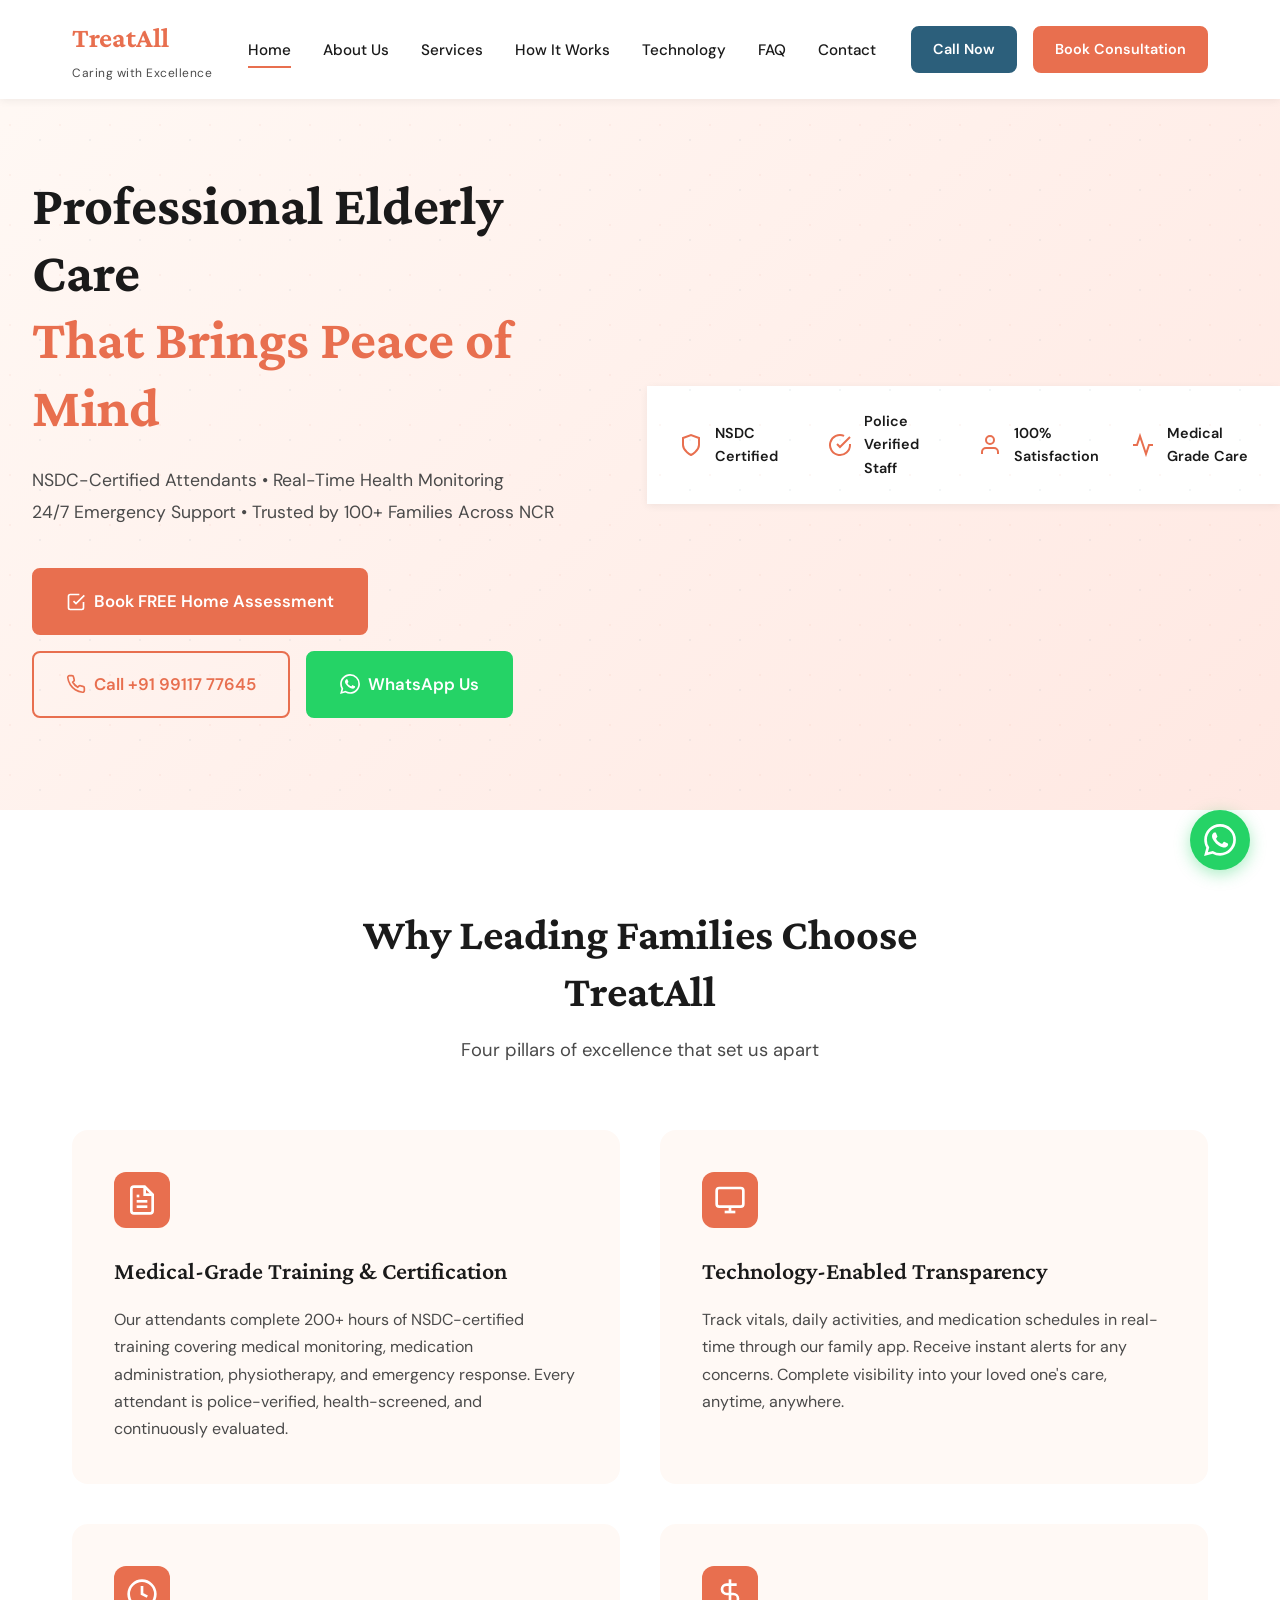
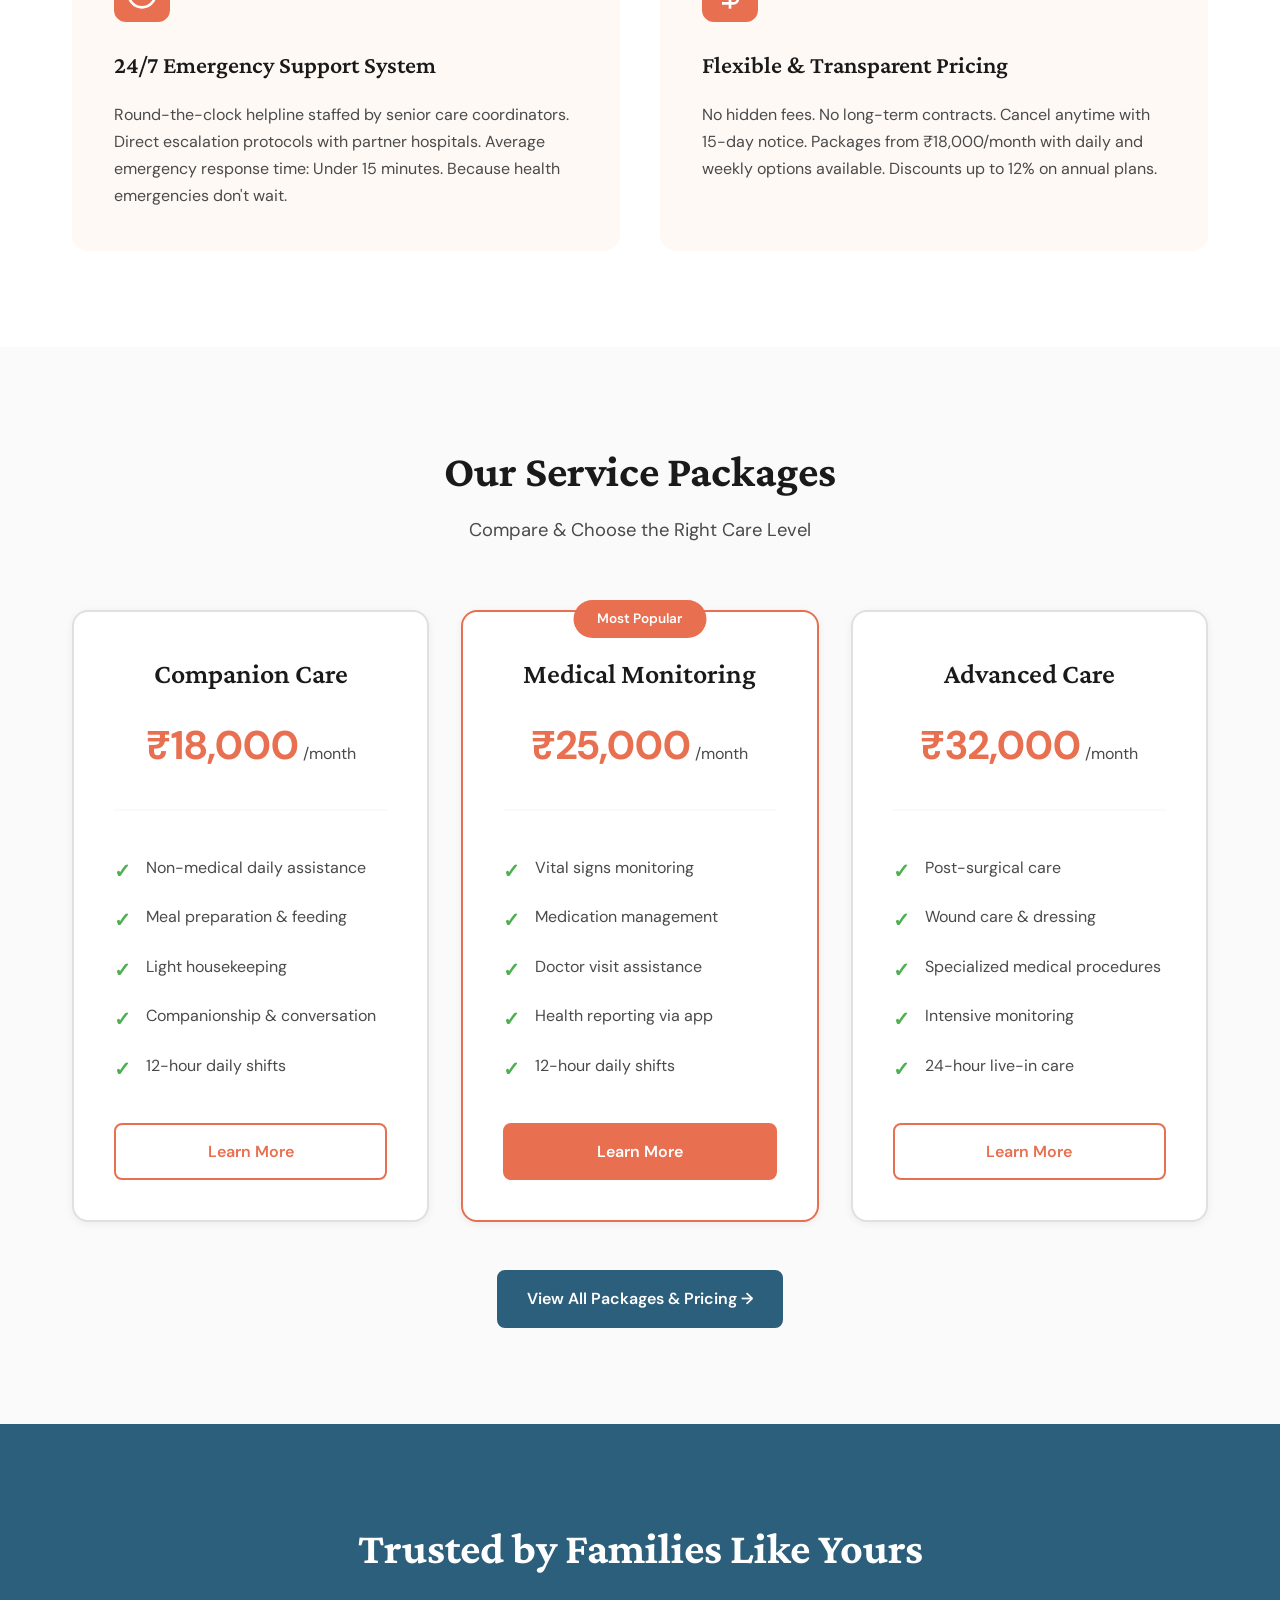
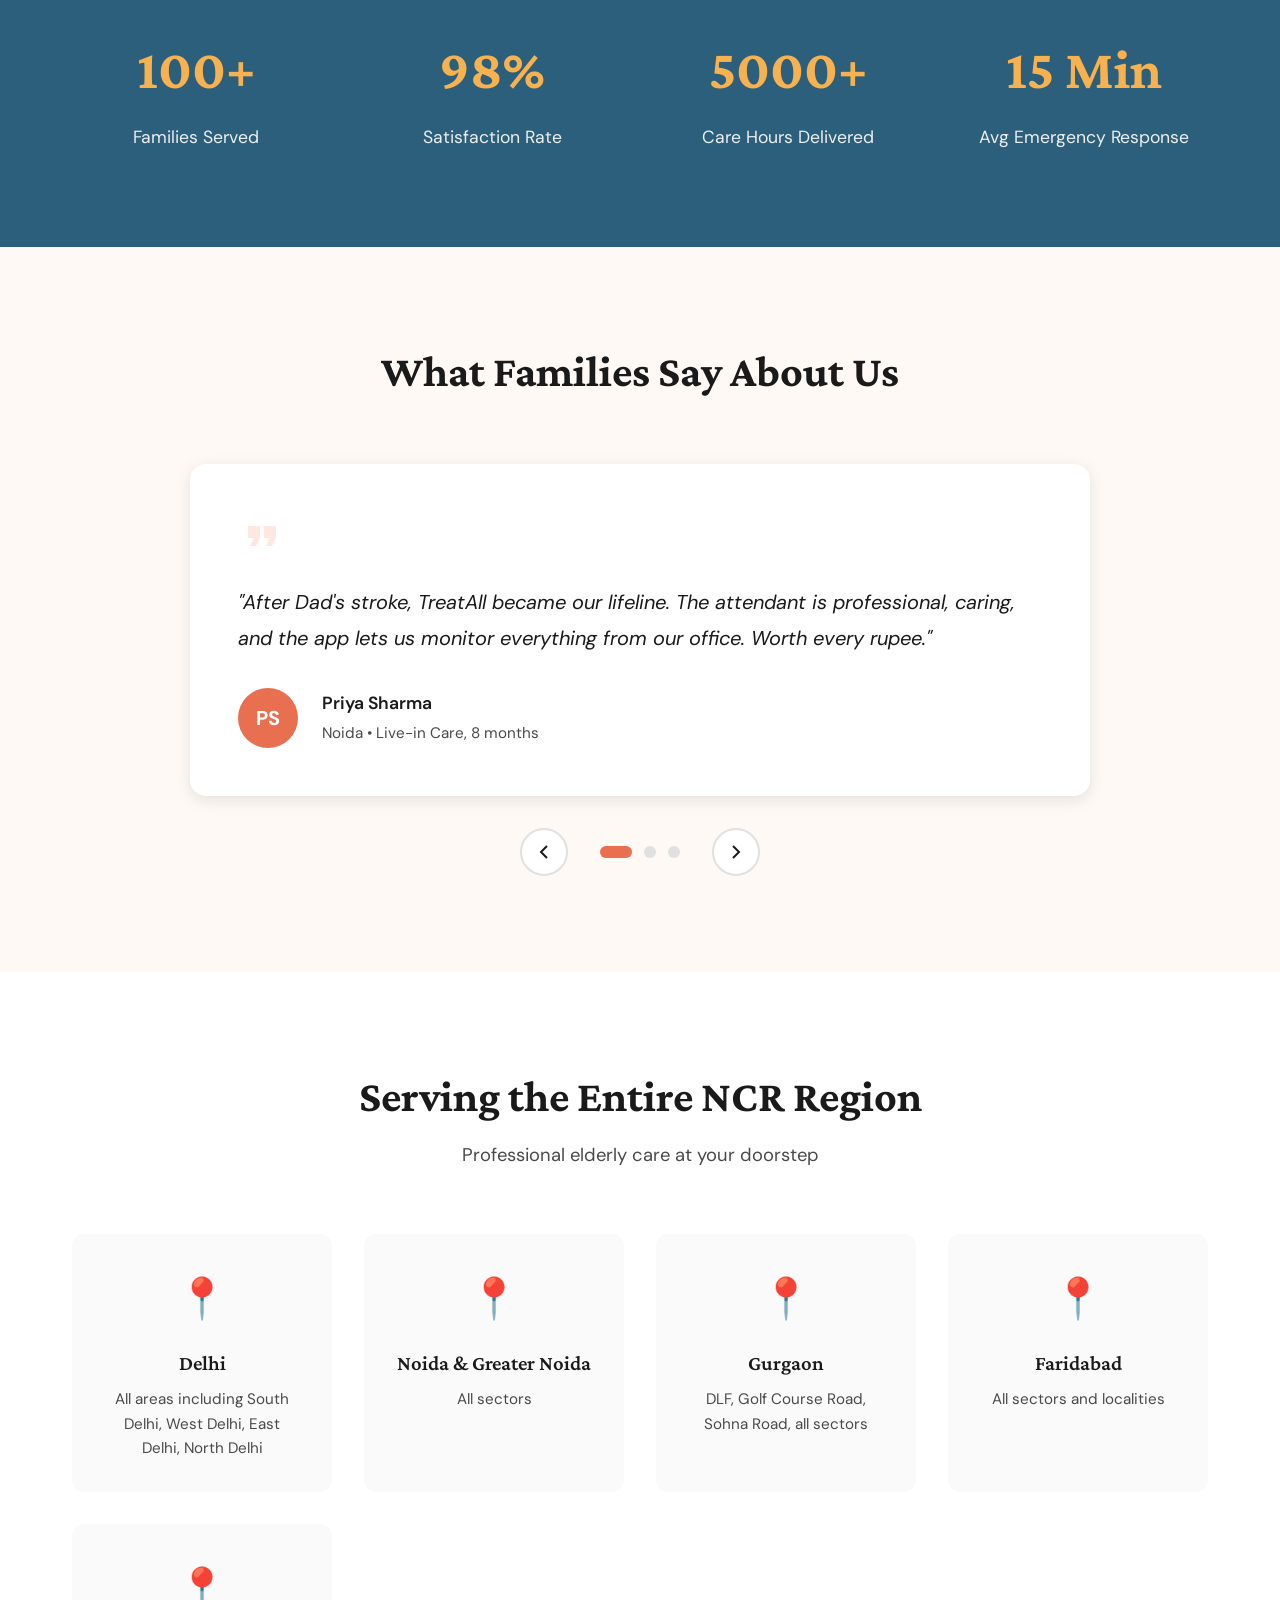
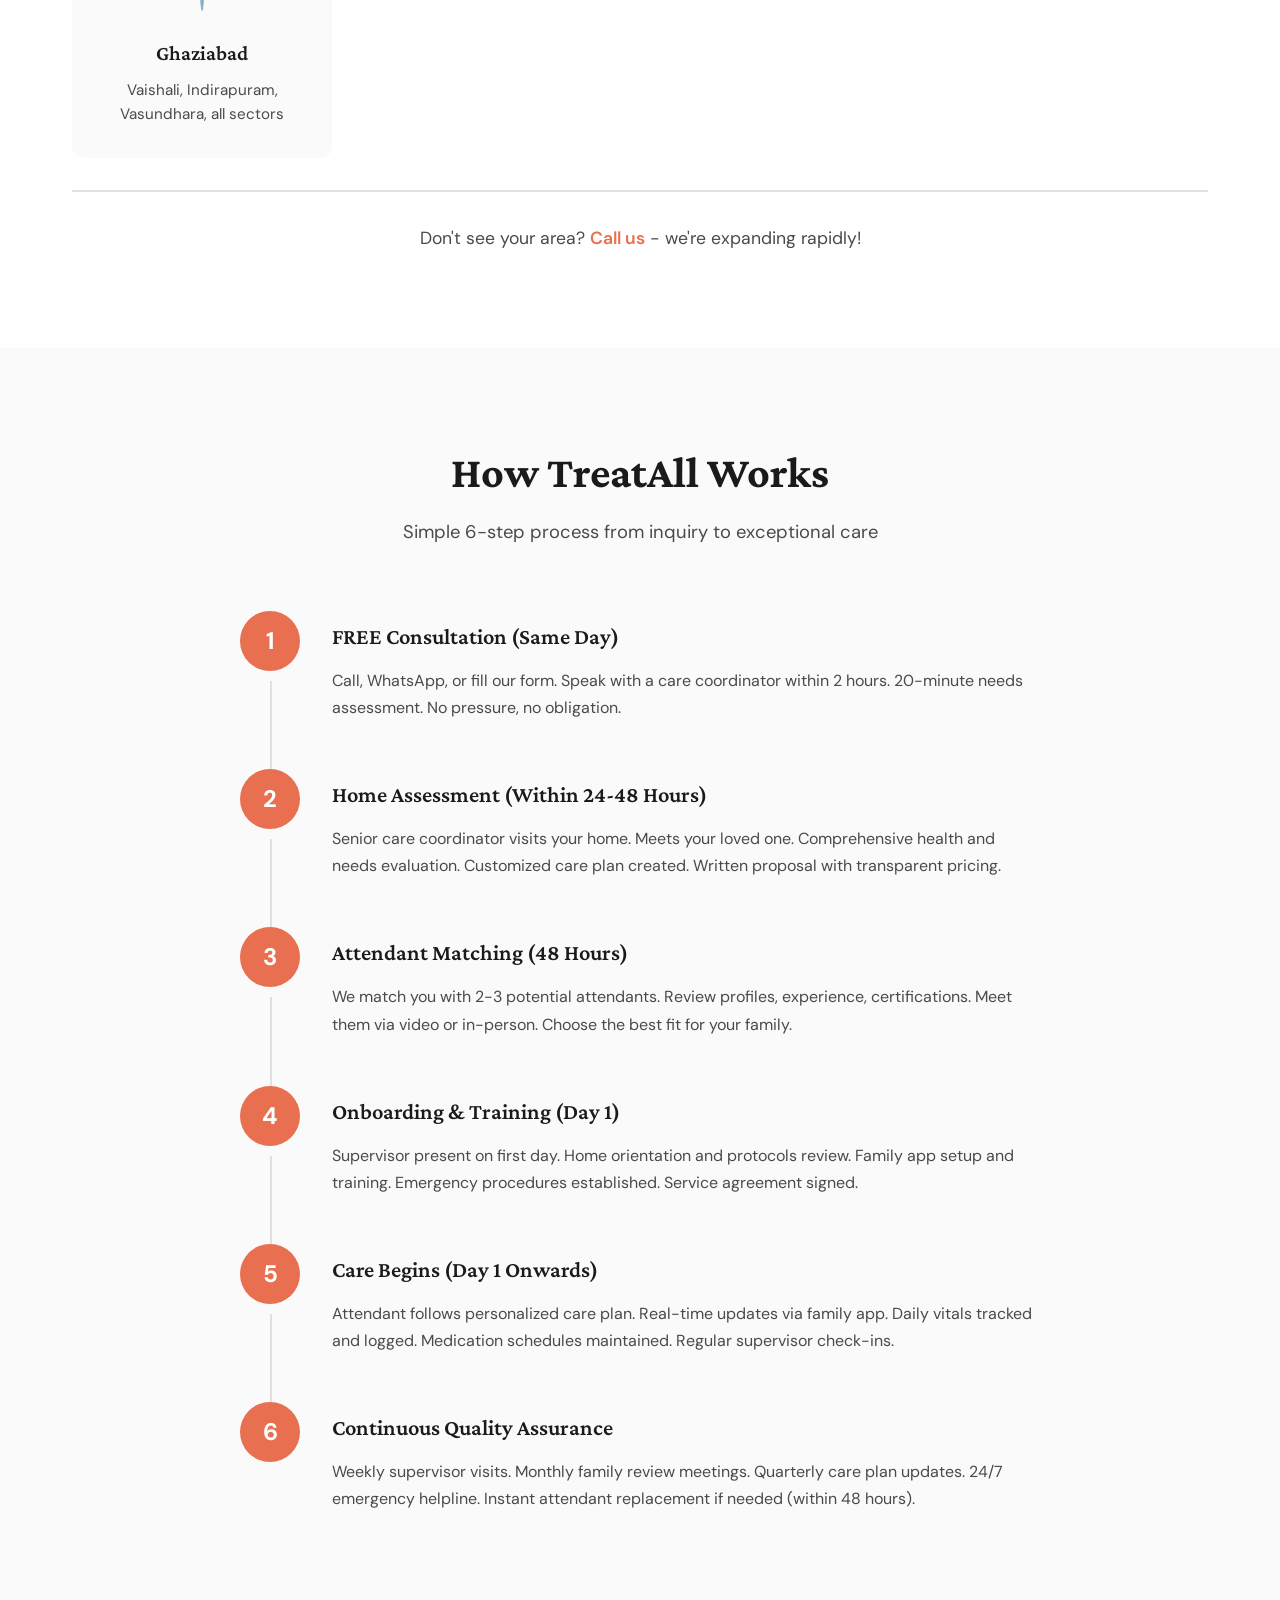
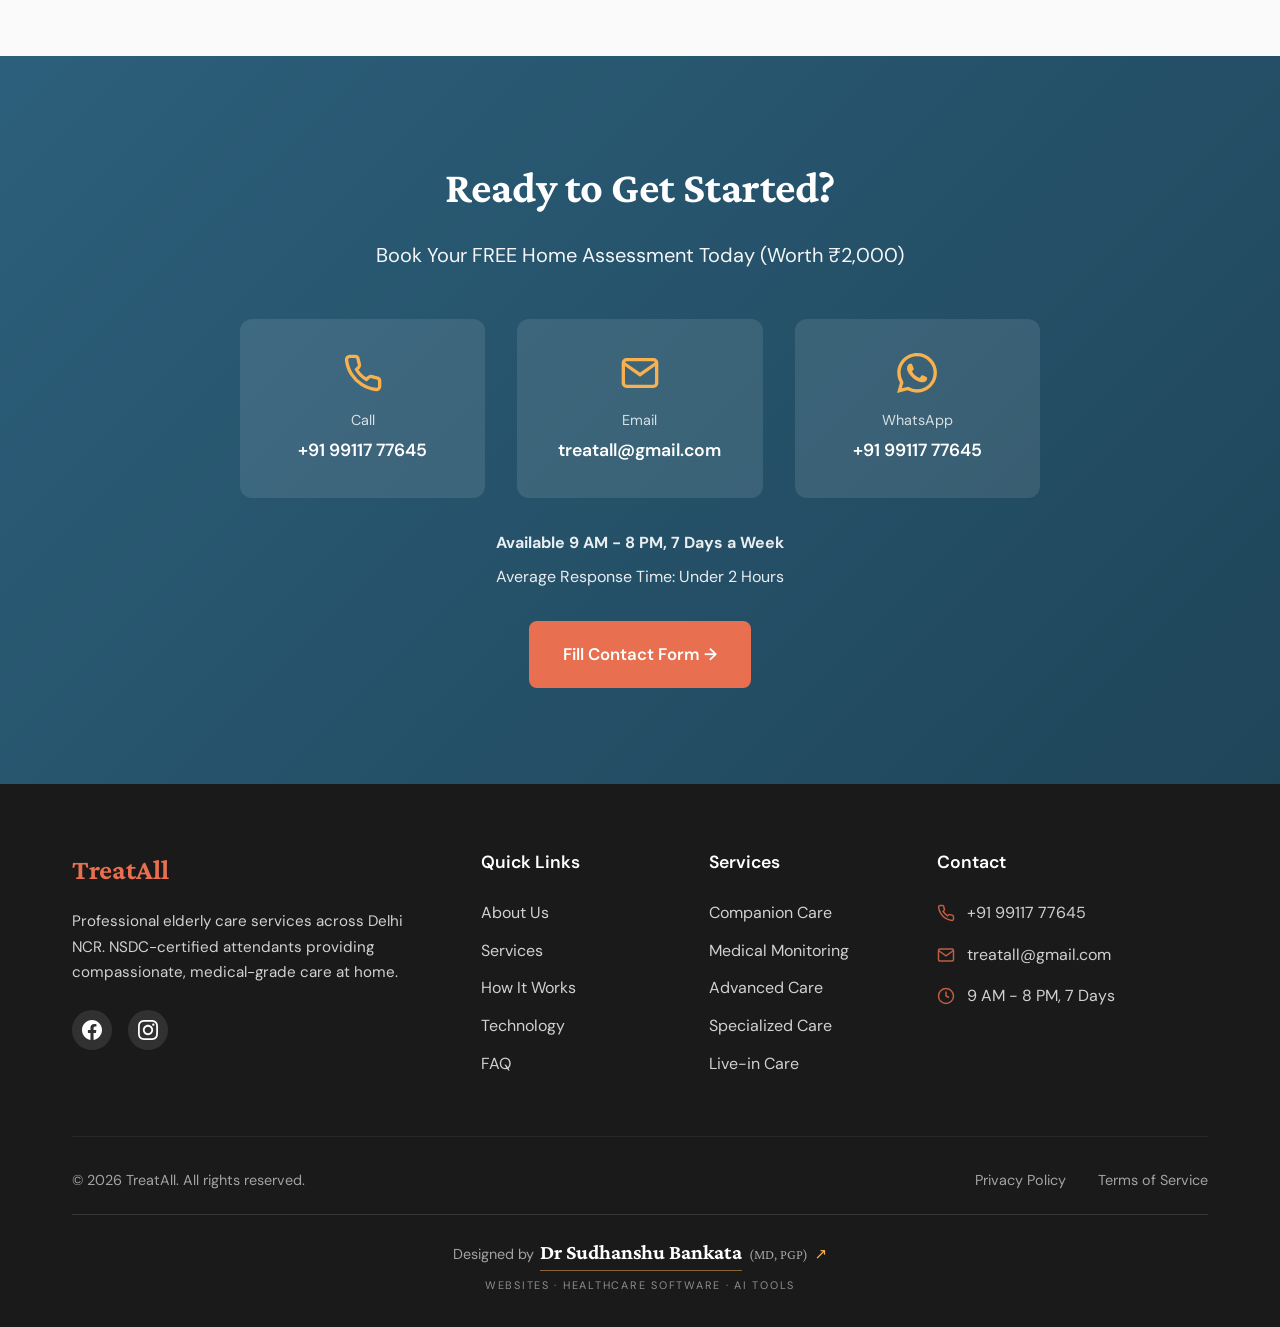
<file: index.html>
<!DOCTYPE html>
<html lang="en">
<head>
    <meta charset="UTF-8">
    <meta name="viewport" content="width=device-width, initial-scale=1.0">
    <title>TreatAll - Professional Elderly Care Services in Delhi NCR | NSDC Certified</title>
    <meta name="description" content="Professional elderly care at home in Delhi NCR. NSDC-certified attendants, 24/7 support, real-time monitoring. Trusted by 100+ families. Book FREE consultation. Call +91 99117 77645">
    <link rel="preconnect" href="https://fonts.googleapis.com">
    <link rel="preconnect" href="https://fonts.gstatic.com" crossorigin>
    <link href="https://fonts.googleapis.com/css2?family=Crimson+Pro:wght@400;600;700&family=DM+Sans:wght@400;500;700&display=swap" rel="stylesheet">
    <link rel="stylesheet" href="styles.css?v=cea196c8">
</head>
<body>
    <!-- Navigation -->
    <nav class="navbar" id="navbar">
        <div class="container nav-container">
            <div class="logo">
                <span class="logo-text">TreatAll</span>
                <span class="logo-tagline">Caring with Excellence</span>
            </div>
            <button class="mobile-toggle" id="mobileToggle" aria-label="Toggle menu">
                <span></span>
                <span></span>
                <span></span>
            </button>
            <ul class="nav-menu" id="navMenu">
                <li><a href="#home" class="nav-link active">Home</a></li>
                <li><a href="about.html" class="nav-link">About Us</a></li>
                <li><a href="services.html" class="nav-link">Services</a></li>
                <li><a href="how-it-works.html" class="nav-link">How It Works</a></li>
                <li><a href="technology.html" class="nav-link">Technology</a></li>
                <li><a href="faq.html" class="nav-link">FAQ</a></li>
                <li><a href="contact.html" class="nav-link">Contact</a></li>
            </ul>
            <div class="nav-cta">
                <a href="tel:+919911777645" class="btn btn-secondary btn-sm">Call Now</a>
                <a href="contact.html" class="btn btn-primary btn-sm">Book Consultation</a>
            </div>
        </div>
    </nav>

    <!-- Hero Section -->
    <section class="hero" id="home">
        <div class="hero-background"></div>
        <div class="container hero-container">
            <div class="hero-content">
                <h1 class="hero-title">
                    Professional Elderly Care<br>
                    <span class="hero-highlight">That Brings Peace of Mind</span>
                </h1>
                <p class="hero-subtitle">
                    NSDC-Certified Attendants • Real-Time Health Monitoring<br>
                    24/7 Emergency Support • Trusted by 100+ Families Across NCR
                </p>
                <div class="hero-cta">
                    <a href="contact.html" class="btn btn-primary btn-lg">
                        <svg class="btn-icon" viewBox="0 0 24 24" fill="none" stroke="currentColor" stroke-width="2">
                            <path d="M9 11l3 3L22 4"></path>
                            <path d="M21 12v7a2 2 0 01-2 2H5a2 2 0 01-2-2V5a2 2 0 012-2h11"></path>
                        </svg>
                        Book FREE Home Assessment
                    </a>
                    <a href="tel:+919911777645" class="btn btn-outline btn-lg">
                        <svg class="btn-icon" viewBox="0 0 24 24" fill="none" stroke="currentColor" stroke-width="2">
                            <path d="M22 16.92v3a2 2 0 01-2.18 2 19.79 19.79 0 01-8.63-3.07 19.5 19.5 0 01-6-6 19.79 19.79 0 01-3.07-8.67A2 2 0 014.11 2h3a2 2 0 012 1.72 12.84 12.84 0 00.7 2.81 2 2 0 01-.45 2.11L8.09 9.91a16 16 0 006 6l1.27-1.27a2 2 0 012.11-.45 12.84 12.84 0 002.81.7A2 2 0 0122 16.92z"></path>
                        </svg>
                        Call +91 99117 77645
                    </a>
                    <a href="https://wa.me/919911777645" class="btn btn-whatsapp btn-lg" target="_blank">
                        <svg class="btn-icon" viewBox="0 0 24 24" fill="currentColor">
                            <path d="M17.472 14.382c-.297-.149-1.758-.867-2.03-.967-.273-.099-.471-.148-.67.15-.197.297-.767.966-.94 1.164-.173.199-.347.223-.644.075-.297-.15-1.255-.463-2.39-1.475-.883-.788-1.48-1.761-1.653-2.059-.173-.297-.018-.458.13-.606.134-.133.298-.347.446-.52.149-.174.198-.298.298-.497.099-.198.05-.371-.025-.52-.075-.149-.669-1.612-.916-2.207-.242-.579-.487-.5-.669-.51-.173-.008-.371-.01-.57-.01-.198 0-.52.074-.792.372-.272.297-1.04 1.016-1.04 2.479 0 1.462 1.065 2.875 1.213 3.074.149.198 2.096 3.2 5.077 4.487.709.306 1.262.489 1.694.625.712.227 1.36.195 1.871.118.571-.085 1.758-.719 2.006-1.413.248-.694.248-1.289.173-1.413-.074-.124-.272-.198-.57-.347m-5.421 7.403h-.004a9.87 9.87 0 01-5.031-1.378l-.361-.214-3.741.982.998-3.648-.235-.374a9.86 9.86 0 01-1.51-5.26c.001-5.45 4.436-9.884 9.888-9.884 2.64 0 5.122 1.03 6.988 2.898a9.825 9.825 0 012.893 6.994c-.003 5.45-4.437 9.884-9.885 9.884m8.413-18.297A11.815 11.815 0 0012.05 0C5.495 0 .16 5.335.157 11.892c0 2.096.547 4.142 1.588 5.945L.057 24l6.305-1.654a11.882 11.882 0 005.683 1.448h.005c6.554 0 11.89-5.335 11.893-11.893a11.821 11.821 0 00-3.48-8.413Z"/>
                        </svg>
                        WhatsApp Us
                    </a>
                </div>
            </div>
        </div>
        <div class="trust-banner">
            <div class="container">
                <div class="trust-items">
                    <div class="trust-item">
                        <svg class="trust-icon" viewBox="0 0 24 24" fill="none" stroke="currentColor" stroke-width="2">
                            <path d="M12 22s8-4 8-10V5l-8-3-8 3v7c0 6 8 10 8 10z"></path>
                        </svg>
                        <span>NSDC Certified</span>
                    </div>
                    <div class="trust-item">
                        <svg class="trust-icon" viewBox="0 0 24 24" fill="none" stroke="currentColor" stroke-width="2">
                            <path d="M22 11.08V12a10 10 0 11-5.93-9.14"></path>
                            <polyline points="22 4 12 14.01 9 11.01"></polyline>
                        </svg>
                        <span>Police Verified Staff</span>
                    </div>
                    <div class="trust-item">
                        <svg class="trust-icon" viewBox="0 0 24 24" fill="none" stroke="currentColor" stroke-width="2">
                            <path d="M20 21v-2a4 4 0 00-4-4H8a4 4 0 00-4 4v2"></path>
                            <circle cx="12" cy="7" r="4"></circle>
                        </svg>
                        <span>100% Satisfaction</span>
                    </div>
                    <div class="trust-item">
                        <svg class="trust-icon" viewBox="0 0 24 24" fill="none" stroke="currentColor" stroke-width="2">
                            <path d="M22 12h-4l-3 9L9 3l-3 9H2"></path>
                        </svg>
                        <span>Medical Grade Care</span>
                    </div>
                </div>
            </div>
        </div>
    </section>

    <!-- Value Proposition Section -->
    <section class="section value-section">
        <div class="container">
            <div class="section-header">
                <h2 class="section-title">Why Leading Families Choose TreatAll</h2>
                <p class="section-subtitle">Four pillars of excellence that set us apart</p>
            </div>
            <div class="value-grid">
                <div class="value-card">
                    <div class="value-icon">
                        <svg viewBox="0 0 24 24" fill="none" stroke="currentColor" stroke-width="2">
                            <path d="M14 2H6a2 2 0 00-2 2v16a2 2 0 002 2h12a2 2 0 002-2V8z"></path>
                            <polyline points="14 2 14 8 20 8"></polyline>
                            <line x1="16" y1="13" x2="8" y2="13"></line>
                            <line x1="16" y1="17" x2="8" y2="17"></line>
                            <polyline points="10 9 9 9 8 9"></polyline>
                        </svg>
                    </div>
                    <h3 class="value-title">Medical-Grade Training & Certification</h3>
                    <p class="value-description">
                        Our attendants complete 200+ hours of NSDC-certified training covering medical monitoring, medication administration, physiotherapy, and emergency response. Every attendant is police-verified, health-screened, and continuously evaluated.
                    </p>
                </div>
                <div class="value-card">
                    <div class="value-icon">
                        <svg viewBox="0 0 24 24" fill="none" stroke="currentColor" stroke-width="2">
                            <rect x="2" y="3" width="20" height="14" rx="2" ry="2"></rect>
                            <line x1="8" y1="21" x2="16" y2="21"></line>
                            <line x1="12" y1="17" x2="12" y2="21"></line>
                        </svg>
                    </div>
                    <h3 class="value-title">Technology-Enabled Transparency</h3>
                    <p class="value-description">
                        Track vitals, daily activities, and medication schedules in real-time through our family app. Receive instant alerts for any concerns. Complete visibility into your loved one's care, anytime, anywhere.
                    </p>
                </div>
                <div class="value-card">
                    <div class="value-icon">
                        <svg viewBox="0 0 24 24" fill="none" stroke="currentColor" stroke-width="2">
                            <circle cx="12" cy="12" r="10"></circle>
                            <polyline points="12 6 12 12 16 14"></polyline>
                        </svg>
                    </div>
                    <h3 class="value-title">24/7 Emergency Support System</h3>
                    <p class="value-description">
                        Round-the-clock helpline staffed by senior care coordinators. Direct escalation protocols with partner hospitals. Average emergency response time: Under 15 minutes. Because health emergencies don't wait.
                    </p>
                </div>
                <div class="value-card">
                    <div class="value-icon">
                        <svg viewBox="0 0 24 24" fill="none" stroke="currentColor" stroke-width="2">
                            <line x1="12" y1="1" x2="12" y2="23"></line>
                            <path d="M17 5H9.5a3.5 3.5 0 000 7h5a3.5 3.5 0 010 7H6"></path>
                        </svg>
                    </div>
                    <h3 class="value-title">Flexible & Transparent Pricing</h3>
                    <p class="value-description">
                        No hidden fees. No long-term contracts. Cancel anytime with 15-day notice. Packages from ₹18,000/month with daily and weekly options available. Discounts up to 12% on annual plans.
                    </p>
                </div>
            </div>
        </div>
    </section>

    <!-- Service Packages Section -->
    <section class="section packages-section">
        <div class="container">
            <div class="section-header">
                <h2 class="section-title">Our Service Packages</h2>
                <p class="section-subtitle">Compare & Choose the Right Care Level</p>
            </div>
            <div class="packages-grid">
                <div class="package-card">
                    <div class="package-header">
                        <h3 class="package-name">Companion Care</h3>
                        <div class="package-price">
                            <span class="price-amount">₹18,000</span>
                            <span class="price-period">/month</span>
                        </div>
                    </div>
                    <ul class="package-features">
                        <li>Non-medical daily assistance</li>
                        <li>Meal preparation & feeding</li>
                        <li>Light housekeeping</li>
                        <li>Companionship & conversation</li>
                        <li>12-hour daily shifts</li>
                    </ul>
                    <a href="services.html" class="btn btn-outline btn-block">Learn More</a>
                </div>
                <div class="package-card package-featured">
                    <div class="package-badge">Most Popular</div>
                    <div class="package-header">
                        <h3 class="package-name">Medical Monitoring</h3>
                        <div class="package-price">
                            <span class="price-amount">₹25,000</span>
                            <span class="price-period">/month</span>
                        </div>
                    </div>
                    <ul class="package-features">
                        <li>Vital signs monitoring</li>
                        <li>Medication management</li>
                        <li>Doctor visit assistance</li>
                        <li>Health reporting via app</li>
                        <li>12-hour daily shifts</li>
                    </ul>
                    <a href="services.html" class="btn btn-primary btn-block">Learn More</a>
                </div>
                <div class="package-card">
                    <div class="package-header">
                        <h3 class="package-name">Advanced Care</h3>
                        <div class="package-price">
                            <span class="price-amount">₹32,000</span>
                            <span class="price-period">/month</span>
                        </div>
                    </div>
                    <ul class="package-features">
                        <li>Post-surgical care</li>
                        <li>Wound care & dressing</li>
                        <li>Specialized medical procedures</li>
                        <li>Intensive monitoring</li>
                        <li>24-hour live-in care</li>
                    </ul>
                    <a href="services.html" class="btn btn-outline btn-block">Learn More</a>
                </div>
            </div>
            <div class="packages-footer">
                <a href="services.html" class="btn btn-secondary">View All Packages & Pricing →</a>
            </div>
        </div>
    </section>

    <!-- Stats Section -->
    <section class="section stats-section">
        <div class="container">
            <h2 class="section-title center">Trusted by Families Like Yours</h2>
            <div class="stats-grid">
                <div class="stat-card">
                    <div class="stat-number">100+</div>
                    <div class="stat-label">Families Served</div>
                </div>
                <div class="stat-card">
                    <div class="stat-number">98%</div>
                    <div class="stat-label">Satisfaction Rate</div>
                </div>
                <div class="stat-card">
                    <div class="stat-number">5000+</div>
                    <div class="stat-label">Care Hours Delivered</div>
                </div>
                <div class="stat-card">
                    <div class="stat-number">15 Min</div>
                    <div class="stat-label">Avg Emergency Response</div>
                </div>
            </div>
        </div>
    </section>

    <!-- Testimonials Section -->
    <section class="section testimonials-section">
        <div class="container">
            <div class="section-header">
                <h2 class="section-title">What Families Say About Us</h2>
            </div>
            <div class="testimonials-slider">
                <div class="testimonial-card active">
                    <div class="testimonial-quote">
                        <svg class="quote-icon" viewBox="0 0 24 24" fill="currentColor">
                            <path d="M6 17h3l2-4V7H5v6h3zm8 0h3l2-4V7h-6v6h3z"/>
                        </svg>
                        <p class="testimonial-text">
                            "After Dad's stroke, TreatAll became our lifeline. The attendant is professional, caring, and the app lets us monitor everything from our office. Worth every rupee."
                        </p>
                    </div>
                    <div class="testimonial-author">
                        <div class="author-avatar">PS</div>
                        <div class="author-info">
                            <div class="author-name">Priya Sharma</div>
                            <div class="author-location">Noida • Live-in Care, 8 months</div>
                        </div>
                    </div>
                </div>
                <div class="testimonial-card">
                    <div class="testimonial-quote">
                        <svg class="quote-icon" viewBox="0 0 24 24" fill="currentColor">
                            <path d="M6 17h3l2-4V7H5v6h3zm8 0h3l2-4V7h-6v6h3z"/>
                        </svg>
                        <p class="testimonial-text">
                            "We tried two other services before TreatAll. The difference is night and day. Their attendants are actually trained professionals, not just helpers. Mom's health has visibly improved."
                        </p>
                    </div>
                    <div class="testimonial-author">
                        <div class="author-avatar">RK</div>
                        <div class="author-info">
                            <div class="author-name">Rajesh Kumar</div>
                            <div class="author-location">Delhi • Medical Monitoring, 6 months</div>
                        </div>
                    </div>
                </div>
                <div class="testimonial-card">
                    <div class="testimonial-quote">
                        <svg class="quote-icon" viewBox="0 0 24 24" fill="currentColor">
                            <path d="M6 17h3l2-4V7H5v6h3zm8 0h3l2-4V7h-6v6h3z"/>
                        </svg>
                        <p class="testimonial-text">
                            "The 24/7 emergency support saved my father's life when he had a diabetic emergency at 2 AM. The attendant knew exactly what to do and the supervisor was on call immediately."
                        </p>
                    </div>
                    <div class="testimonial-author">
                        <div class="author-avatar">AV</div>
                        <div class="author-info">
                            <div class="author-name">Anjali Verma</div>
                            <div class="author-location">Gurgaon • Advanced Care, 1 year</div>
                        </div>
                    </div>
                </div>
            </div>
            <div class="testimonial-controls">
                <button class="testimonial-btn" data-slide="prev" aria-label="Previous testimonial">
                    <svg viewBox="0 0 24 24" fill="none" stroke="currentColor" stroke-width="2">
                        <polyline points="15 18 9 12 15 6"></polyline>
                    </svg>
                </button>
                <div class="testimonial-dots">
                    <button class="dot active" data-slide="0"></button>
                    <button class="dot" data-slide="1"></button>
                    <button class="dot" data-slide="2"></button>
                </div>
                <button class="testimonial-btn" data-slide="next" aria-label="Next testimonial">
                    <svg viewBox="0 0 24 24" fill="none" stroke="currentColor" stroke-width="2">
                        <polyline points="9 18 15 12 9 6"></polyline>
                    </svg>
                </button>
            </div>
        </div>
    </section>

    <!-- Service Areas Section -->
    <section class="section areas-section">
        <div class="container">
            <div class="section-header">
                <h2 class="section-title">Serving the Entire NCR Region</h2>
                <p class="section-subtitle">Professional elderly care at your doorstep</p>
            </div>
            <div class="areas-grid">
                <div class="area-card">
                    <div class="area-icon">📍</div>
                    <h3 class="area-name">Delhi</h3>
                    <p class="area-details">All areas including South Delhi, West Delhi, East Delhi, North Delhi</p>
                </div>
                <div class="area-card">
                    <div class="area-icon">📍</div>
                    <h3 class="area-name">Noida & Greater Noida</h3>
                    <p class="area-details">All sectors</p>
                </div>
                <div class="area-card">
                    <div class="area-icon">📍</div>
                    <h3 class="area-name">Gurgaon</h3>
                    <p class="area-details">DLF, Golf Course Road, Sohna Road, all sectors</p>
                </div>
                <div class="area-card">
                    <div class="area-icon">📍</div>
                    <h3 class="area-name">Faridabad</h3>
                    <p class="area-details">All sectors and localities</p>
                </div>
                <div class="area-card">
                    <div class="area-icon">📍</div>
                    <h3 class="area-name">Ghaziabad</h3>
                    <p class="area-details">Vaishali, Indirapuram, Vasundhara, all sectors</p>
                </div>
            </div>
            <div class="areas-footer">
                <p class="areas-note">Don't see your area? <a href="contact.html">Call us</a> - we're expanding rapidly!</p>
            </div>
        </div>
    </section>

    <!-- How It Works Section -->
    <section class="section process-section">
        <div class="container">
            <div class="section-header">
                <h2 class="section-title">How TreatAll Works</h2>
                <p class="section-subtitle">Simple 6-step process from inquiry to exceptional care</p>
            </div>
            <div class="process-timeline">
                <div class="process-step">
                    <div class="step-number">1</div>
                    <div class="step-content">
                        <h3 class="step-title">FREE Consultation (Same Day)</h3>
                        <p class="step-description">Call, WhatsApp, or fill our form. Speak with a care coordinator within 2 hours. 20-minute needs assessment. No pressure, no obligation.</p>
                    </div>
                </div>
                <div class="process-step">
                    <div class="step-number">2</div>
                    <div class="step-content">
                        <h3 class="step-title">Home Assessment (Within 24-48 Hours)</h3>
                        <p class="step-description">Senior care coordinator visits your home. Meets your loved one. Comprehensive health and needs evaluation. Customized care plan created. Written proposal with transparent pricing.</p>
                    </div>
                </div>
                <div class="process-step">
                    <div class="step-number">3</div>
                    <div class="step-content">
                        <h3 class="step-title">Attendant Matching (48 Hours)</h3>
                        <p class="step-description">We match you with 2-3 potential attendants. Review profiles, experience, certifications. Meet them via video or in-person. Choose the best fit for your family.</p>
                    </div>
                </div>
                <div class="process-step">
                    <div class="step-number">4</div>
                    <div class="step-content">
                        <h3 class="step-title">Onboarding & Training (Day 1)</h3>
                        <p class="step-description">Supervisor present on first day. Home orientation and protocols review. Family app setup and training. Emergency procedures established. Service agreement signed.</p>
                    </div>
                </div>
                <div class="process-step">
                    <div class="step-number">5</div>
                    <div class="step-content">
                        <h3 class="step-title">Care Begins (Day 1 Onwards)</h3>
                        <p class="step-description">Attendant follows personalized care plan. Real-time updates via family app. Daily vitals tracked and logged. Medication schedules maintained. Regular supervisor check-ins.</p>
                    </div>
                </div>
                <div class="process-step">
                    <div class="step-number">6</div>
                    <div class="step-content">
                        <h3 class="step-title">Continuous Quality Assurance</h3>
                        <p class="step-description">Weekly supervisor visits. Monthly family review meetings. Quarterly care plan updates. 24/7 emergency helpline. Instant attendant replacement if needed (within 48 hours).</p>
                    </div>
                </div>
            </div>
        </div>
    </section>

    <!-- CTA Section -->
    <section class="section cta-section">
        <div class="container">
            <div class="cta-content">
                <h2 class="cta-title">Ready to Get Started?</h2>
                <p class="cta-subtitle">Book Your FREE Home Assessment Today (Worth ₹2,000)</p>
                <div class="cta-contact">
                    <a href="tel:+919911777645" class="cta-item">
                        <svg class="cta-icon" viewBox="0 0 24 24" fill="none" stroke="currentColor" stroke-width="2">
                            <path d="M22 16.92v3a2 2 0 01-2.18 2 19.79 19.79 0 01-8.63-3.07 19.5 19.5 0 01-6-6 19.79 19.79 0 01-3.07-8.67A2 2 0 014.11 2h3a2 2 0 012 1.72 12.84 12.84 0 00.7 2.81 2 2 0 01-.45 2.11L8.09 9.91a16 16 0 006 6l1.27-1.27a2 2 0 012.11-.45 12.84 12.84 0 002.81.7A2 2 0 0122 16.92z"></path>
                        </svg>
                        <div>
                            <div class="cta-label">Call</div>
                            <div class="cta-value">+91 99117 77645</div>
                        </div>
                    </a>
                    <a href="mailto:treatall@gmail.com" class="cta-item">
                        <svg class="cta-icon" viewBox="0 0 24 24" fill="none" stroke="currentColor" stroke-width="2">
                            <path d="M4 4h16c1.1 0 2 .9 2 2v12c0 1.1-.9 2-2 2H4c-1.1 0-2-.9-2-2V6c0-1.1.9-2 2-2z"></path>
                            <polyline points="22,6 12,13 2,6"></polyline>
                        </svg>
                        <div>
                            <div class="cta-label">Email</div>
                            <div class="cta-value">treatall@gmail.com</div>
                        </div>
                    </a>
                    <a href="https://wa.me/919911777645" class="cta-item" target="_blank">
                        <svg class="cta-icon" viewBox="0 0 24 24" fill="currentColor">
                            <path d="M17.472 14.382c-.297-.149-1.758-.867-2.03-.967-.273-.099-.471-.148-.67.15-.197.297-.767.966-.94 1.164-.173.199-.347.223-.644.075-.297-.15-1.255-.463-2.39-1.475-.883-.788-1.48-1.761-1.653-2.059-.173-.297-.018-.458.13-.606.134-.133.298-.347.446-.52.149-.174.198-.298.298-.497.099-.198.05-.371-.025-.52-.075-.149-.669-1.612-.916-2.207-.242-.579-.487-.5-.669-.51-.173-.008-.371-.01-.57-.01-.198 0-.52.074-.792.372-.272.297-1.04 1.016-1.04 2.479 0 1.462 1.065 2.875 1.213 3.074.149.198 2.096 3.2 5.077 4.487.709.306 1.262.489 1.694.625.712.227 1.36.195 1.871.118.571-.085 1.758-.719 2.006-1.413.248-.694.248-1.289.173-1.413-.074-.124-.272-.198-.57-.347m-5.421 7.403h-.004a9.87 9.87 0 01-5.031-1.378l-.361-.214-3.741.982.998-3.648-.235-.374a9.86 9.86 0 01-1.51-5.26c.001-5.45 4.436-9.884 9.888-9.884 2.64 0 5.122 1.03 6.988 2.898a9.825 9.825 0 012.893 6.994c-.003 5.45-4.437 9.884-9.885 9.884m8.413-18.297A11.815 11.815 0 0012.05 0C5.495 0 .16 5.335.157 11.892c0 2.096.547 4.142 1.588 5.945L.057 24l6.305-1.654a11.882 11.882 0 005.683 1.448h.005c6.554 0 11.89-5.335 11.893-11.893a11.821 11.821 0 00-3.48-8.413Z"/>
                        </svg>
                        <div>
                            <div class="cta-label">WhatsApp</div>
                            <div class="cta-value">+91 99117 77645</div>
                        </div>
                    </a>
                </div>
                <div class="cta-hours">
                    <p><strong>Available 9 AM - 8 PM, 7 Days a Week</strong></p>
                    <p>Average Response Time: Under 2 Hours</p>
                </div>
                <a href="contact.html" class="btn btn-primary btn-lg">Fill Contact Form →</a>
            </div>
        </div>
    </section>

    <!-- Footer -->
    <footer class="footer">
        <div class="container">
            <div class="footer-content">
                <div class="footer-col">
                    <h3 class="footer-title">TreatAll</h3>
                    <p class="footer-description">Professional elderly care services across Delhi NCR. NSDC-certified attendants providing compassionate, medical-grade care at home.</p>
                    <div class="footer-social">
                        <a href="#" class="social-link" aria-label="Facebook">
                            <svg viewBox="0 0 24 24" fill="currentColor">
                                <path d="M24 12.073c0-6.627-5.373-12-12-12s-12 5.373-12 12c0 5.99 4.388 10.954 10.125 11.854v-8.385H7.078v-3.47h3.047V9.43c0-3.007 1.792-4.669 4.533-4.669 1.312 0 2.686.235 2.686.235v2.953H15.83c-1.491 0-1.956.925-1.956 1.874v2.25h3.328l-.532 3.47h-2.796v8.385C19.612 23.027 24 18.062 24 12.073z"/>
                            </svg>
                        </a>
                        <a href="#" class="social-link" aria-label="Instagram">
                            <svg viewBox="0 0 24 24" fill="currentColor">
                                <path d="M12 0C8.74 0 8.333.015 7.053.072 5.775.132 4.905.333 4.14.63c-.789.306-1.459.717-2.126 1.384S.935 3.35.63 4.14C.333 4.905.131 5.775.072 7.053.012 8.333 0 8.74 0 12s.015 3.667.072 4.947c.06 1.277.261 2.148.558 2.913.306.788.717 1.459 1.384 2.126.667.666 1.336 1.079 2.126 1.384.766.296 1.636.499 2.913.558C8.333 23.988 8.74 24 12 24s3.667-.015 4.947-.072c1.277-.06 2.148-.262 2.913-.558.788-.306 1.459-.718 2.126-1.384.666-.667 1.079-1.335 1.384-2.126.296-.765.499-1.636.558-2.913.06-1.28.072-1.687.072-4.947s-.015-3.667-.072-4.947c-.06-1.277-.262-2.149-.558-2.913-.306-.789-.718-1.459-1.384-2.126C21.319 1.347 20.651.935 19.86.63c-.765-.297-1.636-.499-2.913-.558C15.667.012 15.26 0 12 0zm0 2.16c3.203 0 3.585.016 4.85.071 1.17.055 1.805.249 2.227.415.562.217.96.477 1.382.896.419.42.679.819.896 1.381.164.422.36 1.057.413 2.227.057 1.266.07 1.646.07 4.85s-.015 3.585-.074 4.85c-.061 1.17-.256 1.805-.421 2.227-.224.562-.479.96-.899 1.382-.419.419-.824.679-1.38.896-.42.164-1.065.36-2.235.413-1.274.057-1.649.07-4.859.07-3.211 0-3.586-.015-4.859-.074-1.171-.061-1.816-.256-2.236-.421-.569-.224-.96-.479-1.379-.899-.421-.419-.69-.824-.9-1.38-.165-.42-.359-1.065-.42-2.235-.045-1.26-.061-1.649-.061-4.844 0-3.196.016-3.586.061-4.861.061-1.17.255-1.814.42-2.234.21-.57.479-.96.9-1.381.419-.419.81-.689 1.379-.898.42-.166 1.051-.361 2.221-.421 1.275-.045 1.65-.06 4.859-.06l.045.03zm0 3.678c-3.405 0-6.162 2.76-6.162 6.162 0 3.405 2.76 6.162 6.162 6.162 3.405 0 6.162-2.76 6.162-6.162 0-3.405-2.76-6.162-6.162-6.162zM12 16c-2.21 0-4-1.79-4-4s1.79-4 4-4 4 1.79 4 4-1.79 4-4 4zm7.846-10.405c0 .795-.646 1.44-1.44 1.44-.795 0-1.44-.646-1.44-1.44 0-.794.646-1.439 1.44-1.439.793-.001 1.44.645 1.44 1.439z"/>
                            </svg>
                        </a>
                    </div>
                </div>
                <div class="footer-col">
                    <h4 class="footer-heading">Quick Links</h4>
                    <ul class="footer-links">
                        <li><a href="about.html">About Us</a></li>
                        <li><a href="services.html">Services</a></li>
                        <li><a href="how-it-works.html">How It Works</a></li>
                        <li><a href="technology.html">Technology</a></li>
                        <li><a href="faq.html">FAQ</a></li>
                    </ul>
                </div>
                <div class="footer-col">
                    <h4 class="footer-heading">Services</h4>
                    <ul class="footer-links">
                        <li><a href="services.html#companion">Companion Care</a></li>
                        <li><a href="services.html#medical">Medical Monitoring</a></li>
                        <li><a href="services.html#advanced">Advanced Care</a></li>
                        <li><a href="services.html#specialized">Specialized Care</a></li>
                        <li><a href="services.html#live-in">Live-in Care</a></li>
                    </ul>
                </div>
                <div class="footer-col">
                    <h4 class="footer-heading">Contact</h4>
                    <ul class="footer-contact">
                        <li>
                            <svg viewBox="0 0 24 24" fill="none" stroke="currentColor" stroke-width="2">
                                <path d="M22 16.92v3a2 2 0 01-2.18 2 19.79 19.79 0 01-8.63-3.07 19.5 19.5 0 01-6-6 19.79 19.79 0 01-3.07-8.67A2 2 0 014.11 2h3a2 2 0 012 1.72 12.84 12.84 0 00.7 2.81 2 2 0 01-.45 2.11L8.09 9.91a16 16 0 006 6l1.27-1.27a2 2 0 012.11-.45 12.84 12.84 0 002.81.7A2 2 0 0122 16.92z"></path>
                            </svg>
                            <a href="tel:+919911777645">+91 99117 77645</a>
                        </li>
                        <li>
                            <svg viewBox="0 0 24 24" fill="none" stroke="currentColor" stroke-width="2">
                                <path d="M4 4h16c1.1 0 2 .9 2 2v12c0 1.1-.9 2-2 2H4c-1.1 0-2-.9-2-2V6c0-1.1.9-2 2-2z"></path>
                                <polyline points="22,6 12,13 2,6"></polyline>
                            </svg>
                            <a href="mailto:treatall@gmail.com">treatall@gmail.com</a>
                        </li>
                        <li>
                            <svg viewBox="0 0 24 24" fill="none" stroke="currentColor" stroke-width="2">
                                <circle cx="12" cy="12" r="10"></circle>
                                <polyline points="12 6 12 12 16 14"></polyline>
                            </svg>
                            <span>9 AM - 8 PM, 7 Days</span>
                        </li>
                    </ul>
                </div>
            </div>
            <div class="footer-bottom">
                <p>&copy; 2026 TreatAll. All rights reserved.</p>
                <div class="footer-legal">
                    <a href="#">Privacy Policy</a>
                    <a href="#">Terms of Service</a>
                </div>
            </div>
        <div class="made-by"><a class="mb" href="https://lexmedix.in/services/" target="_blank" rel="noopener" aria-label="Designed by Dr Sudhanshu Bankata (MD, PGP). Website, software and AI services at Lexmedix. Opens in a new tab"><span class="mb-main"><span class="mb-pre">Designed by</span> <span class="mb-name">Dr Sudhanshu Bankata</span> <span class="mb-cred">(MD, PGP)</span><span class="mb-arrow" aria-hidden="true">&#8599;</span></span><span class="mb-sub" aria-hidden="true">Websites &middot; Healthcare software &middot; AI tools</span></a></div>
</div>
    </footer>

    <!-- WhatsApp Float Button -->
    <a href="https://wa.me/919911777645" class="whatsapp-float" target="_blank" aria-label="Chat on WhatsApp">
        <svg viewBox="0 0 24 24" fill="currentColor">
            <path d="M17.472 14.382c-.297-.149-1.758-.867-2.03-.967-.273-.099-.471-.148-.67.15-.197.297-.767.966-.94 1.164-.173.199-.347.223-.644.075-.297-.15-1.255-.463-2.39-1.475-.883-.788-1.48-1.761-1.653-2.059-.173-.297-.018-.458.13-.606.134-.133.298-.347.446-.52.149-.174.198-.298.298-.497.099-.198.05-.371-.025-.52-.075-.149-.669-1.612-.916-2.207-.242-.579-.487-.5-.669-.51-.173-.008-.371-.01-.57-.01-.198 0-.52.074-.792.372-.272.297-1.04 1.016-1.04 2.479 0 1.462 1.065 2.875 1.213 3.074.149.198 2.096 3.2 5.077 4.487.709.306 1.262.489 1.694.625.712.227 1.36.195 1.871.118.571-.085 1.758-.719 2.006-1.413.248-.694.248-1.289.173-1.413-.074-.124-.272-.198-.57-.347m-5.421 7.403h-.004a9.87 9.87 0 01-5.031-1.378l-.361-.214-3.741.982.998-3.648-.235-.374a9.86 9.86 0 01-1.51-5.26c.001-5.45 4.436-9.884 9.888-9.884 2.64 0 5.122 1.03 6.988 2.898a9.825 9.825 0 012.893 6.994c-.003 5.45-4.437 9.884-9.885 9.884m8.413-18.297A11.815 11.815 0 0012.05 0C5.495 0 .16 5.335.157 11.892c0 2.096.547 4.142 1.588 5.945L.057 24l6.305-1.654a11.882 11.882 0 005.683 1.448h.005c6.554 0 11.89-5.335 11.893-11.893a11.821 11.821 0 00-3.48-8.413Z"/>
        </svg>
    </a>

    <script src="script.js"></script>
</body>
</html>
</file>
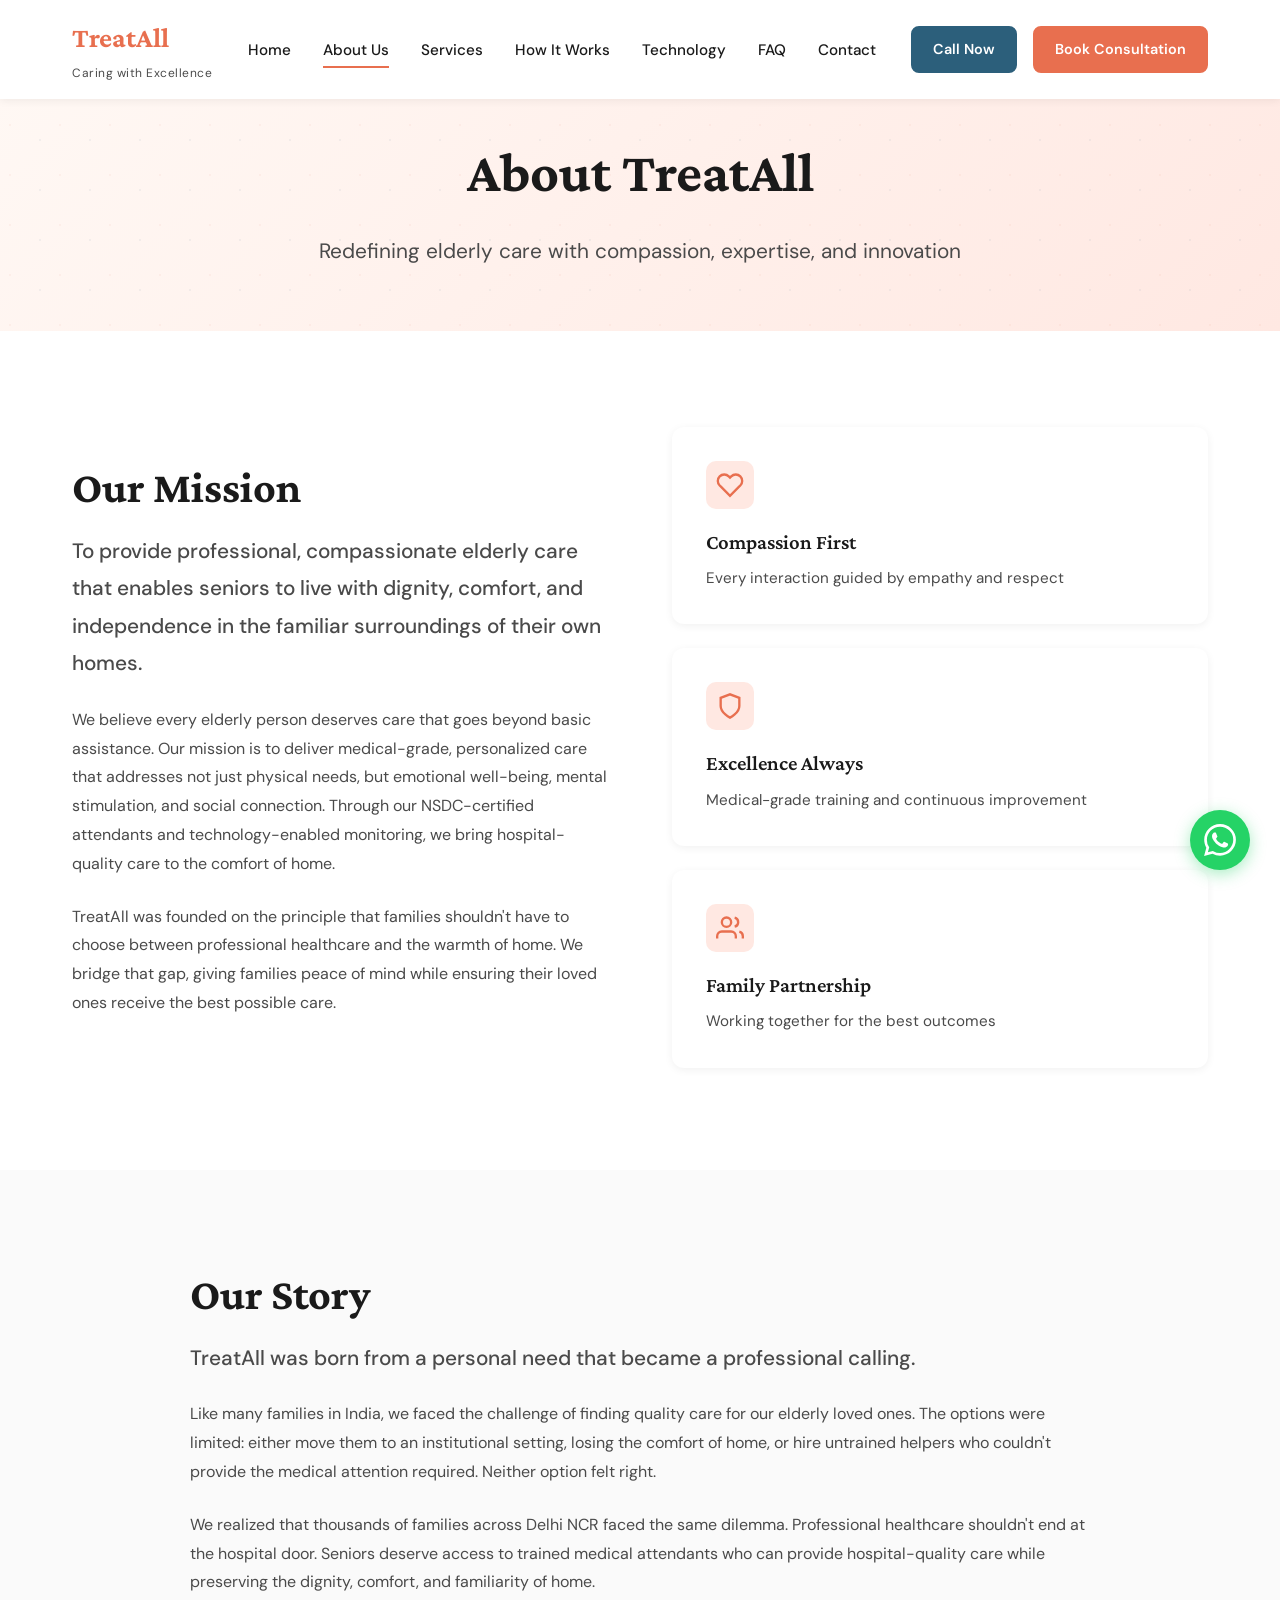
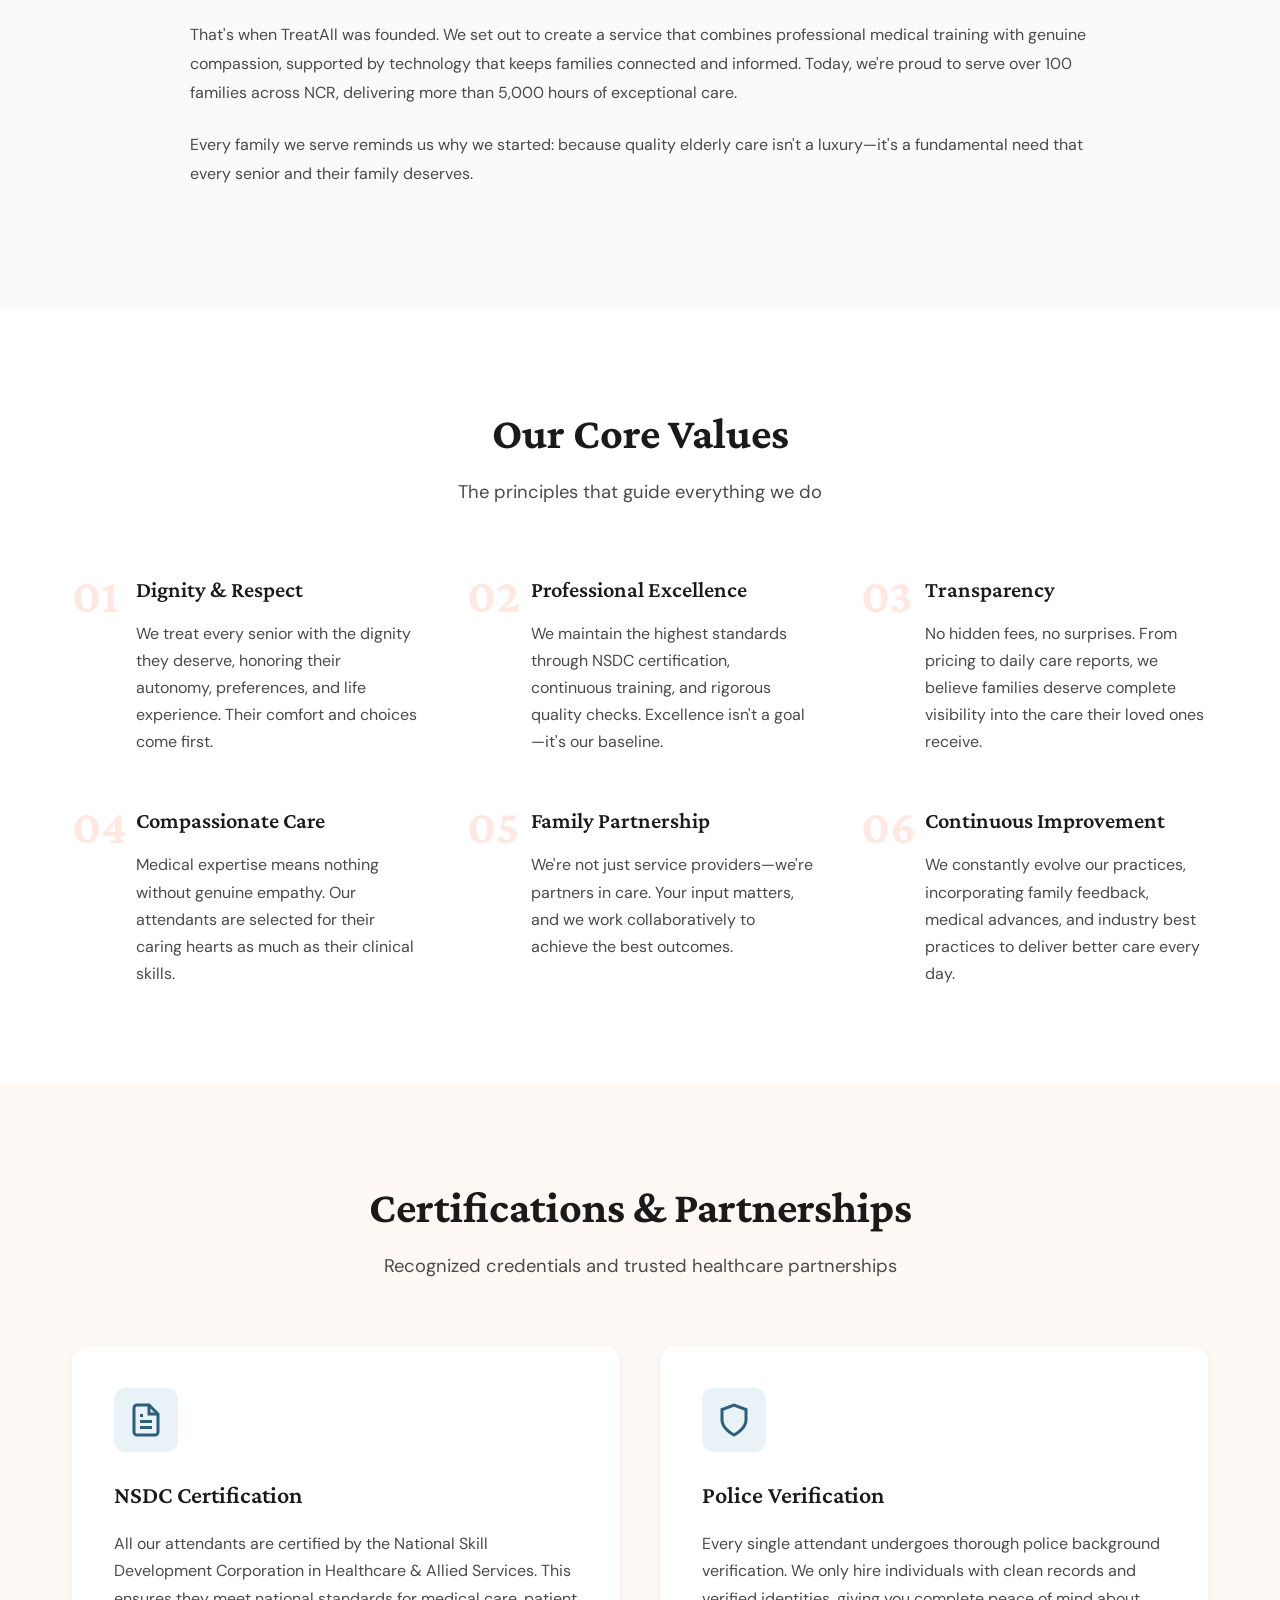
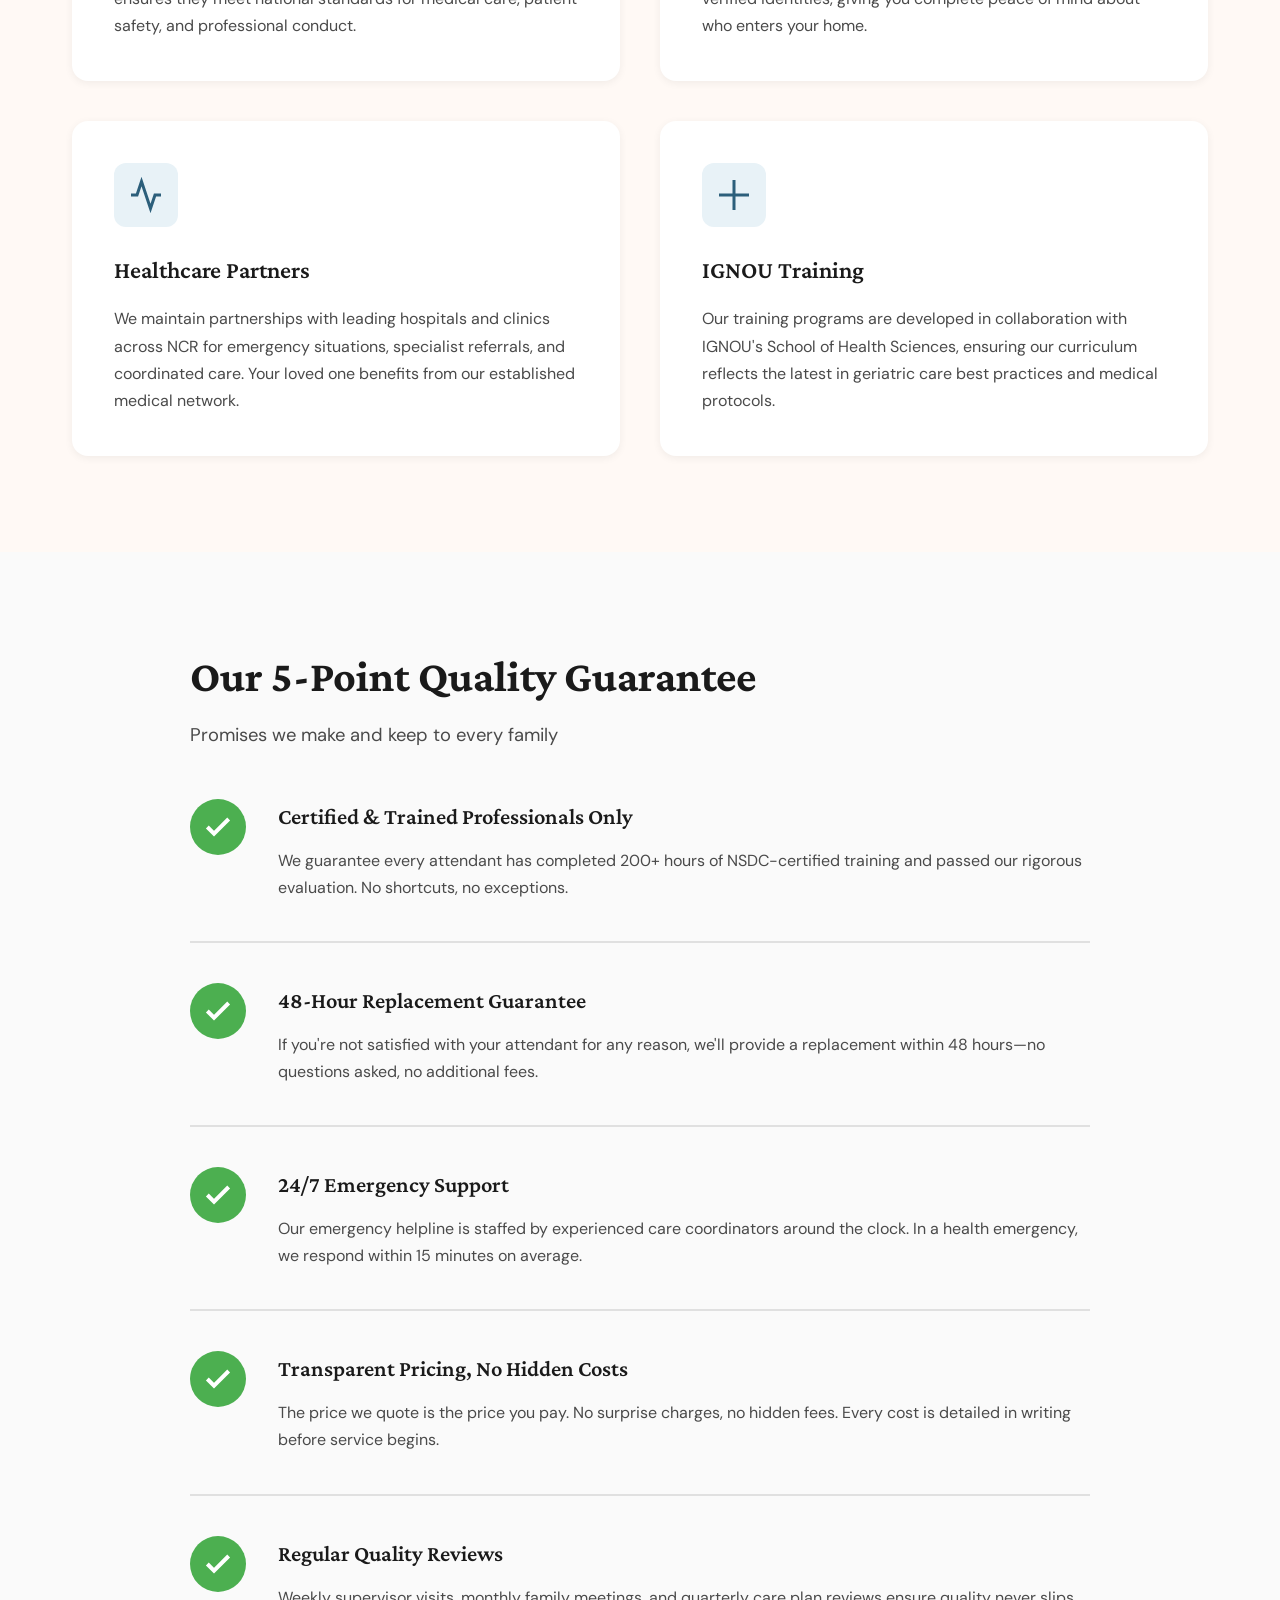
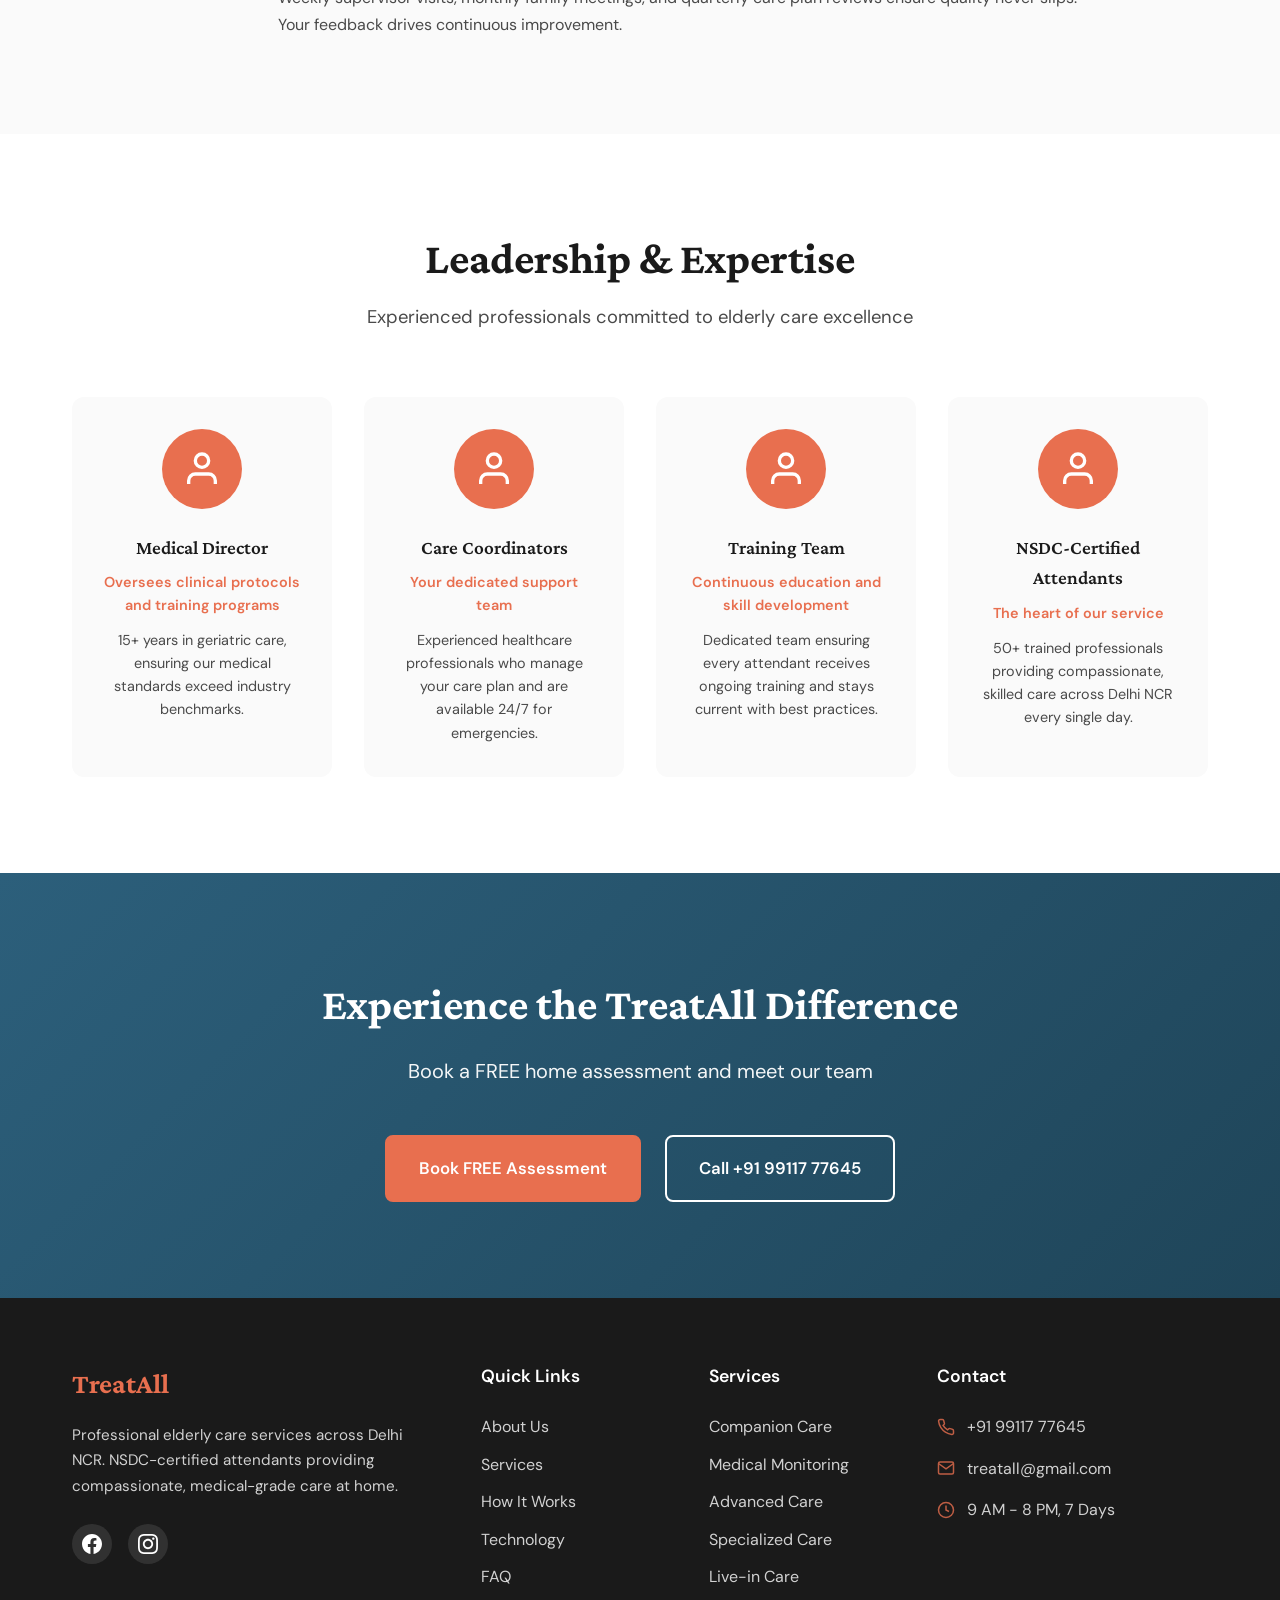
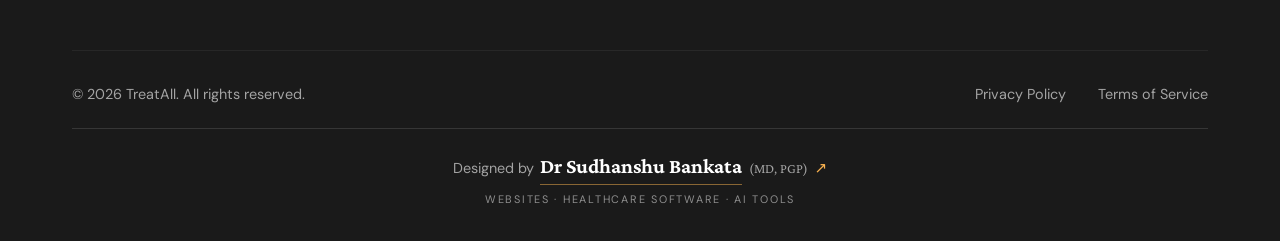
<file: about.html>
<!DOCTYPE html>
<html lang="en">
<head>
    <meta charset="UTF-8">
    <meta name="viewport" content="width=device-width, initial-scale=1.0">
    <title>About Us - TreatAll | Professional Elderly Care Services</title>
    <meta name="description" content="Learn about TreatAll's mission, values, and commitment to providing exceptional elderly care. NSDC-certified, police-verified staff with medical-grade training.">
    <link rel="preconnect" href="https://fonts.googleapis.com">
    <link rel="preconnect" href="https://fonts.gstatic.com" crossorigin>
    <link href="https://fonts.googleapis.com/css2?family=Crimson+Pro:wght@400;600;700&family=DM+Sans:wght@400;500;700&display=swap" rel="stylesheet">
    <link rel="stylesheet" href="styles.css?v=cea196c8">
</head>
<body>
    <!-- Navigation -->
    <nav class="navbar" id="navbar">
        <div class="container nav-container">
            <a href="index.html" class="logo">
                <span class="logo-text">TreatAll</span>
                <span class="logo-tagline">Caring with Excellence</span>
            </a>
            <button class="mobile-toggle" id="mobileToggle" aria-label="Toggle menu">
                <span></span>
                <span></span>
                <span></span>
            </button>
            <ul class="nav-menu" id="navMenu">
                <li><a href="index.html" class="nav-link">Home</a></li>
                <li><a href="about.html" class="nav-link active">About Us</a></li>
                <li><a href="services.html" class="nav-link">Services</a></li>
                <li><a href="how-it-works.html" class="nav-link">How It Works</a></li>
                <li><a href="technology.html" class="nav-link">Technology</a></li>
                <li><a href="faq.html" class="nav-link">FAQ</a></li>
                <li><a href="contact.html" class="nav-link">Contact</a></li>
            </ul>
            <div class="nav-cta">
                <a href="tel:+919911777645" class="btn btn-secondary btn-sm">Call Now</a>
                <a href="contact.html" class="btn btn-primary btn-sm">Book Consultation</a>
            </div>
        </div>
    </nav>

    <!-- Page Header -->
    <section class="page-header">
        <div class="container">
            <h1 class="page-title">About TreatAll</h1>
            <p class="page-subtitle">Redefining elderly care with compassion, expertise, and innovation</p>
        </div>
    </section>

    <!-- Mission & Vision Section -->
    <section class="section mission-section">
        <div class="container">
            <div class="content-grid">
                <div class="content-text">
                    <h2 class="section-title">Our Mission</h2>
                    <p class="lead-text">
                        To provide professional, compassionate elderly care that enables seniors to live with dignity, comfort, and independence in the familiar surroundings of their own homes.
                    </p>
                    <p>
                        We believe every elderly person deserves care that goes beyond basic assistance. Our mission is to deliver medical-grade, personalized care that addresses not just physical needs, but emotional well-being, mental stimulation, and social connection. Through our NSDC-certified attendants and technology-enabled monitoring, we bring hospital-quality care to the comfort of home.
                    </p>
                    <p>
                        TreatAll was founded on the principle that families shouldn't have to choose between professional healthcare and the warmth of home. We bridge that gap, giving families peace of mind while ensuring their loved ones receive the best possible care.
                    </p>
                </div>
                <div class="content-visual">
                    <div class="mission-card">
                        <div class="mission-icon">
                            <svg viewBox="0 0 24 24" fill="none" stroke="currentColor" stroke-width="2">
                                <path d="M20.84 4.61a5.5 5.5 0 00-7.78 0L12 5.67l-1.06-1.06a5.5 5.5 0 00-7.78 7.78l1.06 1.06L12 21.23l7.78-7.78 1.06-1.06a5.5 5.5 0 000-7.78z"></path>
                            </svg>
                        </div>
                        <h3>Compassion First</h3>
                        <p>Every interaction guided by empathy and respect</p>
                    </div>
                    <div class="mission-card">
                        <div class="mission-icon">
                            <svg viewBox="0 0 24 24" fill="none" stroke="currentColor" stroke-width="2">
                                <path d="M12 22s8-4 8-10V5l-8-3-8 3v7c0 6 8 10 8 10z"></path>
                            </svg>
                        </div>
                        <h3>Excellence Always</h3>
                        <p>Medical-grade training and continuous improvement</p>
                    </div>
                    <div class="mission-card">
                        <div class="mission-icon">
                            <svg viewBox="0 0 24 24" fill="none" stroke="currentColor" stroke-width="2">
                                <path d="M17 21v-2a4 4 0 00-4-4H5a4 4 0 00-4 4v2"></path>
                                <circle cx="9" cy="7" r="4"></circle>
                                <path d="M23 21v-2a4 4 0 00-3-3.87"></path>
                                <path d="M16 3.13a4 4 0 010 7.75"></path>
                            </svg>
                        </div>
                        <h3>Family Partnership</h3>
                        <p>Working together for the best outcomes</p>
                    </div>
                </div>
            </div>
        </div>
    </section>

    <!-- Our Story Section -->
    <section class="section story-section">
        <div class="container">
            <div class="story-content">
                <h2 class="section-title">Our Story</h2>
                <div class="story-text">
                    <p class="lead-text">
                        TreatAll was born from a personal need that became a professional calling.
                    </p>
                    <p>
                        Like many families in India, we faced the challenge of finding quality care for our elderly loved ones. The options were limited: either move them to an institutional setting, losing the comfort of home, or hire untrained helpers who couldn't provide the medical attention required. Neither option felt right.
                    </p>
                    <p>
                        We realized that thousands of families across Delhi NCR faced the same dilemma. Professional healthcare shouldn't end at the hospital door. Seniors deserve access to trained medical attendants who can provide hospital-quality care while preserving the dignity, comfort, and familiarity of home.
                    </p>
                    <p>
                        That's when TreatAll was founded. We set out to create a service that combines professional medical training with genuine compassion, supported by technology that keeps families connected and informed. Today, we're proud to serve over 100 families across NCR, delivering more than 5,000 hours of exceptional care.
                    </p>
                    <p>
                        Every family we serve reminds us why we started: because quality elderly care isn't a luxury—it's a fundamental need that every senior and their family deserves.
                    </p>
                </div>
            </div>
        </div>
    </section>

    <!-- Values Section -->
    <section class="section values-section">
        <div class="container">
            <div class="section-header">
                <h2 class="section-title">Our Core Values</h2>
                <p class="section-subtitle">The principles that guide everything we do</p>
            </div>
            <div class="values-grid">
                <div class="value-item">
                    <div class="value-number">01</div>
                    <h3 class="value-name">Dignity & Respect</h3>
                    <p class="value-desc">We treat every senior with the dignity they deserve, honoring their autonomy, preferences, and life experience. Their comfort and choices come first.</p>
                </div>
                <div class="value-item">
                    <div class="value-number">02</div>
                    <h3 class="value-name">Professional Excellence</h3>
                    <p class="value-desc">We maintain the highest standards through NSDC certification, continuous training, and rigorous quality checks. Excellence isn't a goal—it's our baseline.</p>
                </div>
                <div class="value-item">
                    <div class="value-number">03</div>
                    <h3 class="value-name">Transparency</h3>
                    <p class="value-desc">No hidden fees, no surprises. From pricing to daily care reports, we believe families deserve complete visibility into the care their loved ones receive.</p>
                </div>
                <div class="value-item">
                    <div class="value-number">04</div>
                    <h3 class="value-name">Compassionate Care</h3>
                    <p class="value-desc">Medical expertise means nothing without genuine empathy. Our attendants are selected for their caring hearts as much as their clinical skills.</p>
                </div>
                <div class="value-item">
                    <div class="value-number">05</div>
                    <h3 class="value-name">Family Partnership</h3>
                    <p class="value-desc">We're not just service providers—we're partners in care. Your input matters, and we work collaboratively to achieve the best outcomes.</p>
                </div>
                <div class="value-item">
                    <div class="value-number">06</div>
                    <h3 class="value-name">Continuous Improvement</h3>
                    <p class="value-desc">We constantly evolve our practices, incorporating family feedback, medical advances, and industry best practices to deliver better care every day.</p>
                </div>
            </div>
        </div>
    </section>

    <!-- Certifications & Partnerships -->
    <section class="section certifications-section">
        <div class="container">
            <div class="section-header">
                <h2 class="section-title">Certifications & Partnerships</h2>
                <p class="section-subtitle">Recognized credentials and trusted healthcare partnerships</p>
            </div>
            <div class="cert-grid">
                <div class="cert-card">
                    <div class="cert-icon">
                        <svg viewBox="0 0 24 24" fill="none" stroke="currentColor" stroke-width="2">
                            <path d="M14 2H6a2 2 0 00-2 2v16a2 2 0 002 2h12a2 2 0 002-2V8z"></path>
                            <polyline points="14 2 14 8 20 8"></polyline>
                            <line x1="16" y1="13" x2="8" y2="13"></line>
                            <line x1="16" y1="17" x2="8" y2="17"></line>
                            <polyline points="10 9 9 9 8 9"></polyline>
                        </svg>
                    </div>
                    <h3>NSDC Certification</h3>
                    <p>All our attendants are certified by the National Skill Development Corporation in Healthcare & Allied Services. This ensures they meet national standards for medical care, patient safety, and professional conduct.</p>
                </div>
                <div class="cert-card">
                    <div class="cert-icon">
                        <svg viewBox="0 0 24 24" fill="none" stroke="currentColor" stroke-width="2">
                            <path d="M12 22s8-4 8-10V5l-8-3-8 3v7c0 6 8 10 8 10z"></path>
                        </svg>
                    </div>
                    <h3>Police Verification</h3>
                    <p>Every single attendant undergoes thorough police background verification. We only hire individuals with clean records and verified identities, giving you complete peace of mind about who enters your home.</p>
                </div>
                <div class="cert-card">
                    <div class="cert-icon">
                        <svg viewBox="0 0 24 24" fill="none" stroke="currentColor" stroke-width="2">
                            <path d="M22 12h-4l-3 9L9 3l-3 9H2"></path>
                        </svg>
                    </div>
                    <h3>Healthcare Partners</h3>
                    <p>We maintain partnerships with leading hospitals and clinics across NCR for emergency situations, specialist referrals, and coordinated care. Your loved one benefits from our established medical network.</p>
                </div>
                <div class="cert-card">
                    <div class="cert-icon">
                        <svg viewBox="0 0 24 24" fill="none" stroke="currentColor" stroke-width="2">
                            <path d="M12 2v20M2 12h20"></path>
                        </svg>
                    </div>
                    <h3>IGNOU Training</h3>
                    <p>Our training programs are developed in collaboration with IGNOU's School of Health Sciences, ensuring our curriculum reflects the latest in geriatric care best practices and medical protocols.</p>
                </div>
            </div>
        </div>
    </section>

    <!-- Quality Promise Section -->
    <section class="section promise-section">
        <div class="container">
            <div class="promise-content">
                <h2 class="section-title">Our 5-Point Quality Guarantee</h2>
                <p class="section-subtitle">Promises we make and keep to every family</p>
                <div class="promise-list">
                    <div class="promise-item">
                        <div class="promise-check">
                            <svg viewBox="0 0 24 24" fill="none" stroke="currentColor" stroke-width="3">
                                <polyline points="20 6 9 17 4 12"></polyline>
                            </svg>
                        </div>
                        <div class="promise-text">
                            <h3>Certified & Trained Professionals Only</h3>
                            <p>We guarantee every attendant has completed 200+ hours of NSDC-certified training and passed our rigorous evaluation. No shortcuts, no exceptions.</p>
                        </div>
                    </div>
                    <div class="promise-item">
                        <div class="promise-check">
                            <svg viewBox="0 0 24 24" fill="none" stroke="currentColor" stroke-width="3">
                                <polyline points="20 6 9 17 4 12"></polyline>
                            </svg>
                        </div>
                        <div class="promise-text">
                            <h3>48-Hour Replacement Guarantee</h3>
                            <p>If you're not satisfied with your attendant for any reason, we'll provide a replacement within 48 hours—no questions asked, no additional fees.</p>
                        </div>
                    </div>
                    <div class="promise-item">
                        <div class="promise-check">
                            <svg viewBox="0 0 24 24" fill="none" stroke="currentColor" stroke-width="3">
                                <polyline points="20 6 9 17 4 12"></polyline>
                            </svg>
                        </div>
                        <div class="promise-text">
                            <h3>24/7 Emergency Support</h3>
                            <p>Our emergency helpline is staffed by experienced care coordinators around the clock. In a health emergency, we respond within 15 minutes on average.</p>
                        </div>
                    </div>
                    <div class="promise-item">
                        <div class="promise-check">
                            <svg viewBox="0 0 24 24" fill="none" stroke="currentColor" stroke-width="3">
                                <polyline points="20 6 9 17 4 12"></polyline>
                            </svg>
                        </div>
                        <div class="promise-text">
                            <h3>Transparent Pricing, No Hidden Costs</h3>
                            <p>The price we quote is the price you pay. No surprise charges, no hidden fees. Every cost is detailed in writing before service begins.</p>
                        </div>
                    </div>
                    <div class="promise-item">
                        <div class="promise-check">
                            <svg viewBox="0 0 24 24" fill="none" stroke="currentColor" stroke-width="3">
                                <polyline points="20 6 9 17 4 12"></polyline>
                            </svg>
                        </div>
                        <div class="promise-text">
                            <h3>Regular Quality Reviews</h3>
                            <p>Weekly supervisor visits, monthly family meetings, and quarterly care plan reviews ensure quality never slips. Your feedback drives continuous improvement.</p>
                        </div>
                    </div>
                </div>
            </div>
        </div>
    </section>

    <!-- Team Section -->
    <section class="section team-section">
        <div class="container">
            <div class="section-header">
                <h2 class="section-title">Leadership & Expertise</h2>
                <p class="section-subtitle">Experienced professionals committed to elderly care excellence</p>
            </div>
            <div class="team-grid">
                <div class="team-card">
                    <div class="team-avatar">
                        <svg viewBox="0 0 24 24" fill="none" stroke="currentColor" stroke-width="2">
                            <path d="M20 21v-2a4 4 0 00-4-4H8a4 4 0 00-4 4v2"></path>
                            <circle cx="12" cy="7" r="4"></circle>
                        </svg>
                    </div>
                    <h3 class="team-name">Medical Director</h3>
                    <p class="team-role">Oversees clinical protocols and training programs</p>
                    <p class="team-desc">15+ years in geriatric care, ensuring our medical standards exceed industry benchmarks.</p>
                </div>
                <div class="team-card">
                    <div class="team-avatar">
                        <svg viewBox="0 0 24 24" fill="none" stroke="currentColor" stroke-width="2">
                            <path d="M20 21v-2a4 4 0 00-4-4H8a4 4 0 00-4 4v2"></path>
                            <circle cx="12" cy="7" r="4"></circle>
                        </svg>
                    </div>
                    <h3 class="team-name">Care Coordinators</h3>
                    <p class="team-role">Your dedicated support team</p>
                    <p class="team-desc">Experienced healthcare professionals who manage your care plan and are available 24/7 for emergencies.</p>
                </div>
                <div class="team-card">
                    <div class="team-avatar">
                        <svg viewBox="0 0 24 24" fill="none" stroke="currentColor" stroke-width="2">
                            <path d="M20 21v-2a4 4 0 00-4-4H8a4 4 0 00-4 4v2"></path>
                            <circle cx="12" cy="7" r="4"></circle>
                        </svg>
                    </div>
                    <h3 class="team-name">Training Team</h3>
                    <p class="team-role">Continuous education and skill development</p>
                    <p class="team-desc">Dedicated team ensuring every attendant receives ongoing training and stays current with best practices.</p>
                </div>
                <div class="team-card">
                    <div class="team-avatar">
                        <svg viewBox="0 0 24 24" fill="none" stroke="currentColor" stroke-width="2">
                            <path d="M20 21v-2a4 4 0 00-4-4H8a4 4 0 00-4 4v2"></path>
                            <circle cx="12" cy="7" r="4"></circle>
                        </svg>
                    </div>
                    <h3 class="team-name">NSDC-Certified Attendants</h3>
                    <p class="team-role">The heart of our service</p>
                    <p class="team-desc">50+ trained professionals providing compassionate, skilled care across Delhi NCR every single day.</p>
                </div>
            </div>
        </div>
    </section>

    <!-- CTA Section -->
    <section class="section cta-section">
        <div class="container">
            <div class="cta-content">
                <h2 class="cta-title">Experience the TreatAll Difference</h2>
                <p class="cta-subtitle">Book a FREE home assessment and meet our team</p>
                <div class="cta-buttons">
                    <a href="contact.html" class="btn btn-primary btn-lg">Book FREE Assessment</a>
                    <a href="tel:+919911777645" class="btn btn-outline btn-lg" style="border-color: white; color: white;">Call +91 99117 77645</a>
                </div>
            </div>
        </div>
    </section>

    <!-- Footer -->
    <footer class="footer">
        <div class="container">
            <div class="footer-content">
                <div class="footer-col">
                    <h3 class="footer-title">TreatAll</h3>
                    <p class="footer-description">Professional elderly care services across Delhi NCR. NSDC-certified attendants providing compassionate, medical-grade care at home.</p>
                    <div class="footer-social">
                        <a href="#" class="social-link" aria-label="Facebook">
                            <svg viewBox="0 0 24 24" fill="currentColor">
                                <path d="M24 12.073c0-6.627-5.373-12-12-12s-12 5.373-12 12c0 5.99 4.388 10.954 10.125 11.854v-8.385H7.078v-3.47h3.047V9.43c0-3.007 1.792-4.669 4.533-4.669 1.312 0 2.686.235 2.686.235v2.953H15.83c-1.491 0-1.956.925-1.956 1.874v2.25h3.328l-.532 3.47h-2.796v8.385C19.612 23.027 24 18.062 24 12.073z"/>
                            </svg>
                        </a>
                        <a href="#" class="social-link" aria-label="Instagram">
                            <svg viewBox="0 0 24 24" fill="currentColor">
                                <path d="M12 0C8.74 0 8.333.015 7.053.072 5.775.132 4.905.333 4.14.63c-.789.306-1.459.717-2.126 1.384S.935 3.35.63 4.14C.333 4.905.131 5.775.072 7.053.012 8.333 0 8.74 0 12s.015 3.667.072 4.947c.06 1.277.261 2.148.558 2.913.306.788.717 1.459 1.384 2.126.667.666 1.336 1.079 2.126 1.384.766.296 1.636.499 2.913.558C8.333 23.988 8.74 24 12 24s3.667-.015 4.947-.072c1.277-.06 2.148-.262 2.913-.558.788-.306 1.459-.718 2.126-1.384.666-.667 1.079-1.335 1.384-2.126.296-.765.499-1.636.558-2.913.06-1.28.072-1.687.072-4.947s-.015-3.667-.072-4.947c-.06-1.277-.262-2.149-.558-2.913-.306-.789-.718-1.459-1.384-2.126C21.319 1.347 20.651.935 19.86.63c-.765-.297-1.636-.499-2.913-.558C15.667.012 15.26 0 12 0zm0 2.16c3.203 0 3.585.016 4.85.071 1.17.055 1.805.249 2.227.415.562.217.96.477 1.382.896.419.42.679.819.896 1.381.164.422.36 1.057.413 2.227.057 1.266.07 1.646.07 4.85s-.015 3.585-.074 4.85c-.061 1.17-.256 1.805-.421 2.227-.224.562-.479.96-.899 1.382-.419.419-.824.679-1.38.896-.42.164-1.065.36-2.235.413-1.274.057-1.649.07-4.859.07-3.211 0-3.586-.015-4.859-.074-1.171-.061-1.816-.256-2.236-.421-.569-.224-.96-.479-1.379-.899-.421-.419-.69-.824-.9-1.38-.165-.42-.359-1.065-.42-2.235-.045-1.26-.061-1.649-.061-4.844 0-3.196.016-3.586.061-4.861.061-1.17.255-1.814.42-2.234.21-.57.479-.96.9-1.381.419-.419.81-.689 1.379-.898.42-.166 1.051-.361 2.221-.421 1.275-.045 1.65-.06 4.859-.06l.045.03zm0 3.678c-3.405 0-6.162 2.76-6.162 6.162 0 3.405 2.76 6.162 6.162 6.162 3.405 0 6.162-2.76 6.162-6.162 0-3.405-2.76-6.162-6.162-6.162zM12 16c-2.21 0-4-1.79-4-4s1.79-4 4-4 4 1.79 4 4-1.79 4-4 4zm7.846-10.405c0 .795-.646 1.44-1.44 1.44-.795 0-1.44-.646-1.44-1.44 0-.794.646-1.439 1.44-1.439.793-.001 1.44.645 1.44 1.439z"/>
                            </svg>
                        </a>
                    </div>
                </div>
                <div class="footer-col">
                    <h4 class="footer-heading">Quick Links</h4>
                    <ul class="footer-links">
                        <li><a href="about.html">About Us</a></li>
                        <li><a href="services.html">Services</a></li>
                        <li><a href="how-it-works.html">How It Works</a></li>
                        <li><a href="technology.html">Technology</a></li>
                        <li><a href="faq.html">FAQ</a></li>
                    </ul>
                </div>
                <div class="footer-col">
                    <h4 class="footer-heading">Services</h4>
                    <ul class="footer-links">
                        <li><a href="services.html#companion">Companion Care</a></li>
                        <li><a href="services.html#medical">Medical Monitoring</a></li>
                        <li><a href="services.html#advanced">Advanced Care</a></li>
                        <li><a href="services.html#specialized">Specialized Care</a></li>
                        <li><a href="services.html#live-in">Live-in Care</a></li>
                    </ul>
                </div>
                <div class="footer-col">
                    <h4 class="footer-heading">Contact</h4>
                    <ul class="footer-contact">
                        <li>
                            <svg viewBox="0 0 24 24" fill="none" stroke="currentColor" stroke-width="2">
                                <path d="M22 16.92v3a2 2 0 01-2.18 2 19.79 19.79 0 01-8.63-3.07 19.5 19.5 0 01-6-6 19.79 19.79 0 01-3.07-8.67A2 2 0 014.11 2h3a2 2 0 012 1.72 12.84 12.84 0 00.7 2.81 2 2 0 01-.45 2.11L8.09 9.91a16 16 0 006 6l1.27-1.27a2 2 0 012.11-.45 12.84 12.84 0 002.81.7A2 2 0 0122 16.92z"></path>
                            </svg>
                            <a href="tel:+919911777645">+91 99117 77645</a>
                        </li>
                        <li>
                            <svg viewBox="0 0 24 24" fill="none" stroke="currentColor" stroke-width="2">
                                <path d="M4 4h16c1.1 0 2 .9 2 2v12c0 1.1-.9 2-2 2H4c-1.1 0-2-.9-2-2V6c0-1.1.9-2 2-2z"></path>
                                <polyline points="22,6 12,13 2,6"></polyline>
                            </svg>
                            <a href="mailto:treatall@gmail.com">treatall@gmail.com</a>
                        </li>
                        <li>
                            <svg viewBox="0 0 24 24" fill="none" stroke="currentColor" stroke-width="2">
                                <circle cx="12" cy="12" r="10"></circle>
                                <polyline points="12 6 12 12 16 14"></polyline>
                            </svg>
                            <span>9 AM - 8 PM, 7 Days</span>
                        </li>
                    </ul>
                </div>
            </div>
            <div class="footer-bottom">
                <p>&copy; 2026 TreatAll. All rights reserved.</p>
                <div class="footer-legal">
                    <a href="#">Privacy Policy</a>
                    <a href="#">Terms of Service</a>
                </div>
            </div>
        <div class="made-by"><a class="mb" href="https://lexmedix.in/services/" target="_blank" rel="noopener" aria-label="Designed by Dr Sudhanshu Bankata (MD, PGP). Website, software and AI services at Lexmedix. Opens in a new tab"><span class="mb-main"><span class="mb-pre">Designed by</span> <span class="mb-name">Dr Sudhanshu Bankata</span> <span class="mb-cred">(MD, PGP)</span><span class="mb-arrow" aria-hidden="true">&#8599;</span></span><span class="mb-sub" aria-hidden="true">Websites &middot; Healthcare software &middot; AI tools</span></a></div>
</div>
    </footer>

    <!-- WhatsApp Float Button -->
    <a href="https://wa.me/919911777645" class="whatsapp-float" target="_blank" aria-label="Chat on WhatsApp">
        <svg viewBox="0 0 24 24" fill="currentColor">
            <path d="M17.472 14.382c-.297-.149-1.758-.867-2.03-.967-.273-.099-.471-.148-.67.15-.197.297-.767.966-.94 1.164-.173.199-.347.223-.644.075-.297-.15-1.255-.463-2.39-1.475-.883-.788-1.48-1.761-1.653-2.059-.173-.297-.018-.458.13-.606.134-.133.298-.347.446-.52.149-.174.198-.298.298-.497.099-.198.05-.371-.025-.52-.075-.149-.669-1.612-.916-2.207-.242-.579-.487-.5-.669-.51-.173-.008-.371-.01-.57-.01-.198 0-.52.074-.792.372-.272.297-1.04 1.016-1.04 2.479 0 1.462 1.065 2.875 1.213 3.074.149.198 2.096 3.2 5.077 4.487.709.306 1.262.489 1.694.625.712.227 1.36.195 1.871.118.571-.085 1.758-.719 2.006-1.413.248-.694.248-1.289.173-1.413-.074-.124-.272-.198-.57-.347m-5.421 7.403h-.004a9.87 9.87 0 01-5.031-1.378l-.361-.214-3.741.982.998-3.648-.235-.374a9.86 9.86 0 01-1.51-5.26c.001-5.45 4.436-9.884 9.888-9.884 2.64 0 5.122 1.03 6.988 2.898a9.825 9.825 0 012.893 6.994c-.003 5.45-4.437 9.884-9.885 9.884m8.413-18.297A11.815 11.815 0 0012.05 0C5.495 0 .16 5.335.157 11.892c0 2.096.547 4.142 1.588 5.945L.057 24l6.305-1.654a11.882 11.882 0 005.683 1.448h.005c6.554 0 11.89-5.335 11.893-11.893a11.821 11.821 0 00-3.48-8.413Z"/>
        </svg>
    </a>

    <script src="script.js"></script>
</body>
</html>
</file>
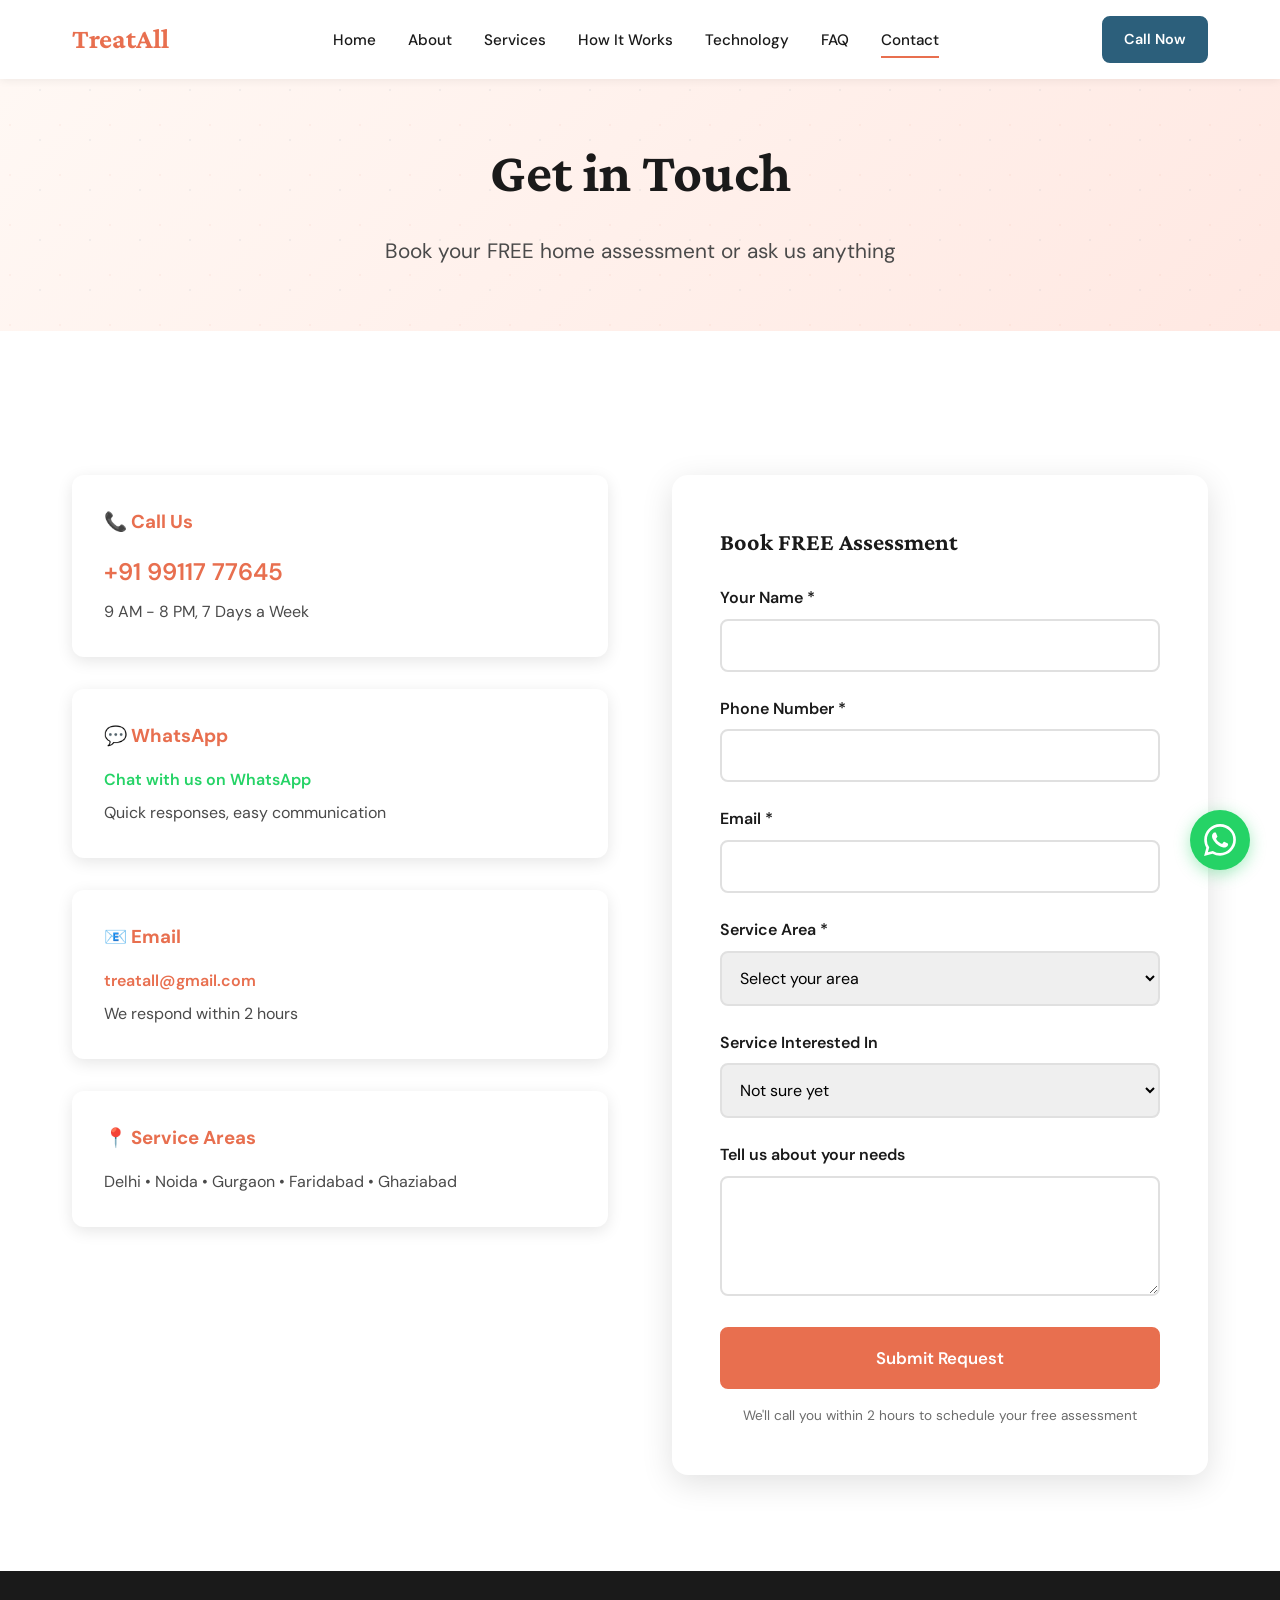
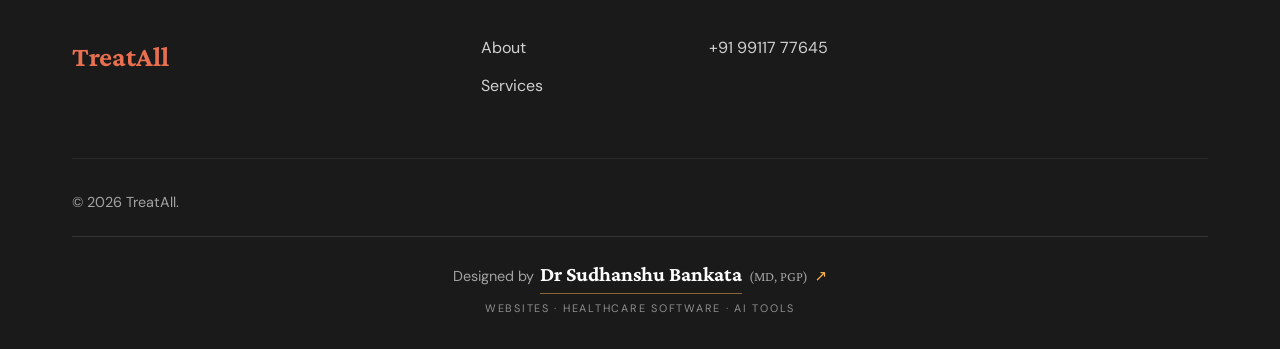
<file: contact.html>
<!DOCTYPE html>
<html lang="en">
<head>
    <meta charset="UTF-8">
    <meta name="viewport" content="width=device-width, initial-scale=1.0">
    <title>Contact Us - TreatAll | Book FREE Assessment</title>
    <link href="https://fonts.googleapis.com/css2?family=Crimson+Pro:wght@400;600;700&family=DM+Sans:wght@400;500;700&display=swap" rel="stylesheet">
    <link rel="stylesheet" href="styles.css?v=cea196c8">
    <style>
        .contact-grid {display: grid; grid-template-columns: 1fr 1fr; gap: 4rem; margin-top: 3rem;}
        .contact-info-card {background: var(--bg-white); padding: 2rem; border-radius: 12px; box-shadow: var(--shadow-md); margin-bottom: 2rem;}
        .contact-info-card h3 {margin-bottom: 1rem; color: var(--primary);}
        .contact-form {background: var(--bg-white); padding: 3rem; border-radius: 16px; box-shadow: var(--shadow-lg);}
        .form-group {margin-bottom: 1.5rem;}
        .form-group label {display: block; margin-bottom: 0.5rem; font-weight: 600; color: var(--text-primary);}
        .form-group input, .form-group select, .form-group textarea {width: 100%; padding: 0.875rem; border: 2px solid var(--border); border-radius: 8px; font-family: var(--font-body); font-size: 1rem; transition: var(--transition);}
        .form-group input:focus, .form-group select:focus, .form-group textarea:focus {outline: none; border-color: var(--primary);}
        .form-group textarea {resize: vertical; min-height: 120px;}
        @media (max-width: 768px) {.contact-grid {grid-template-columns: 1fr;}}
    </style>
</head>
<body>
    <nav class="navbar" id="navbar">
        <div class="container nav-container">
            <a href="index.html" class="logo"><span class="logo-text">TreatAll</span></a>
            <button class="mobile-toggle" id="mobileToggle"><span></span><span></span><span></span></button>
            <ul class="nav-menu" id="navMenu">
                <li><a href="index.html" class="nav-link">Home</a></li>
                <li><a href="about.html" class="nav-link">About</a></li>
                <li><a href="services.html" class="nav-link">Services</a></li>
                <li><a href="how-it-works.html" class="nav-link">How It Works</a></li>
                <li><a href="technology.html" class="nav-link">Technology</a></li>
                <li><a href="faq.html" class="nav-link">FAQ</a></li>
                <li><a href="contact.html" class="nav-link active">Contact</a></li>
            </ul>
            <div class="nav-cta">
                <a href="tel:+919911777645" class="btn btn-secondary btn-sm">Call Now</a>
            </div>
        </div>
    </nav>

    <section class="page-header">
        <div class="container">
            <h1 class="page-title">Get in Touch</h1>
            <p class="page-subtitle">Book your FREE home assessment or ask us anything</p>
        </div>
    </section>

    <section class="section">
        <div class="container">
            <div class="contact-grid">
                <div>
                    <div class="contact-info-card">
                        <h3>📞 Call Us</h3>
                        <p style="font-size: 1.5rem; font-weight: 600; color: var(--primary);"><a href="tel:+919911777645">+91 99117 77645</a></p>
                        <p style="color: var(--text-secondary); margin-top: 0.5rem;">9 AM - 8 PM, 7 Days a Week</p>
                    </div>

                    <div class="contact-info-card">
                        <h3>💬 WhatsApp</h3>
                        <p><a href="https://wa.me/919911777645" style="color: var(--whatsapp); font-weight: 600;">Chat with us on WhatsApp</a></p>
                        <p style="color: var(--text-secondary); margin-top: 0.5rem;">Quick responses, easy communication</p>
                    </div>

                    <div class="contact-info-card">
                        <h3>📧 Email</h3>
                        <p><a href="mailto:treatall@gmail.com" style="color: var(--primary); font-weight: 600;">treatall@gmail.com</a></p>
                        <p style="color: var(--text-secondary); margin-top: 0.5rem;">We respond within 2 hours</p>
                    </div>

                    <div class="contact-info-card">
                        <h3>📍 Service Areas</h3>
                        <p style="color: var(--text-secondary);">Delhi • Noida • Gurgaon • Faridabad • Ghaziabad</p>
                    </div>
                </div>

                <div class="contact-form">
                    <h2 style="margin-bottom: 1.5rem; font-family: var(--font-display);">Book FREE Assessment</h2>
                    <form id="contactForm">
                        <div class="form-group">
                            <label for="name">Your Name *</label>
                            <input type="text" id="name" name="name" required>
                        </div>
                        <div class="form-group">
                            <label for="phone">Phone Number *</label>
                            <input type="tel" id="phone" name="phone" pattern="[0-9]{10}" required>
                        </div>
                        <div class="form-group">
                            <label for="email">Email *</label>
                            <input type="email" id="email" name="email" required>
                        </div>
                        <div class="form-group">
                            <label for="area">Service Area *</label>
                            <select id="area" name="area" required>
                                <option value="">Select your area</option>
                                <option>Delhi</option>
                                <option>Noida</option>
                                <option>Greater Noida</option>
                                <option>Gurgaon</option>
                                <option>Faridabad</option>
                                <option>Ghaziabad</option>
                            </select>
                        </div>
                        <div class="form-group">
                            <label for="service">Service Interested In</label>
                            <select id="service" name="service">
                                <option>Not sure yet</option>
                                <option>Companion Care</option>
                                <option>Medical Monitoring</option>
                                <option>Advanced Care</option>
                                <option>Specialized Care</option>
                                <option>Premium Live-in Care</option>
                            </select>
                        </div>
                        <div class="form-group">
                            <label for="message">Tell us about your needs</label>
                            <textarea id="message" name="message"></textarea>
                        </div>
                        <button type="submit" class="btn btn-primary btn-block btn-lg">Submit Request</button>
                        <p style="font-size: 0.85rem; color: var(--text-light); margin-top: 1rem; text-align: center;">We'll call you within 2 hours to schedule your free assessment</p>
                    </form>
                </div>
            </div>
        </div>
    </section>

    <footer class="footer">
        <div class="container">
            <div class="footer-content">
                <div class="footer-col"><h3 class="footer-title">TreatAll</h3></div>
                <div class="footer-col"><ul class="footer-links"><li><a href="about.html">About</a></li><li><a href="services.html">Services</a></li></ul></div>
                <div class="footer-col"><ul class="footer-contact"><li><a href="tel:+919911777645">+91 99117 77645</a></li></ul></div>
            </div>
            <div class="footer-bottom"><p>&copy; 2026 TreatAll.</p></div>
        <div class="made-by"><a class="mb" href="https://lexmedix.in/services/" target="_blank" rel="noopener" aria-label="Designed by Dr Sudhanshu Bankata (MD, PGP). Website, software and AI services at Lexmedix. Opens in a new tab"><span class="mb-main"><span class="mb-pre">Designed by</span> <span class="mb-name">Dr Sudhanshu Bankata</span> <span class="mb-cred">(MD, PGP)</span><span class="mb-arrow" aria-hidden="true">&#8599;</span></span><span class="mb-sub" aria-hidden="true">Websites &middot; Healthcare software &middot; AI tools</span></a></div>
</div>
    </footer>
    <a href="https://wa.me/919911777645" class="whatsapp-float" target="_blank"><svg viewBox="0 0 24 24" fill="currentColor"><path d="M17.472 14.382c-.297-.149-1.758-.867-2.03-.967-.273-.099-.471-.148-.67.15-.197.297-.767.966-.94 1.164-.173.199-.347.223-.644.075-.297-.15-1.255-.463-2.39-1.475-.883-.788-1.48-1.761-1.653-2.059-.173-.297-.018-.458.13-.606.134-.133.298-.347.446-.52.149-.174.198-.298.298-.497.099-.198.05-.371-.025-.52-.075-.149-.669-1.612-.916-2.207-.242-.579-.487-.5-.669-.51-.173-.008-.371-.01-.57-.01-.198 0-.52.074-.792.372-.272.297-1.04 1.016-1.04 2.479 0 1.462 1.065 2.875 1.213 3.074.149.198 2.096 3.2 5.077 4.487.709.306 1.262.489 1.694.625.712.227 1.36.195 1.871.118.571-.085 1.758-.719 2.006-1.413.248-.694.248-1.289.173-1.413-.074-.124-.272-.198-.57-.347m-5.421 7.403h-.004a9.87 9.87 0 01-5.031-1.378l-.361-.214-3.741.982.998-3.648-.235-.374a9.86 9.86 0 01-1.51-5.26c.001-5.45 4.436-9.884 9.888-9.884 2.64 0 5.122 1.03 6.988 2.898a9.825 9.825 0 012.893 6.994c-.003 5.45-4.437 9.884-9.885 9.884m8.413-18.297A11.815 11.815 0 0012.05 0C5.495 0 .16 5.335.157 11.892c0 2.096.547 4.142 1.588 5.945L.057 24l6.305-1.654a11.882 11.882 0 005.683 1.448h.005c6.554 0 11.89-5.335 11.893-11.893a11.821 11.821 0 00-3.48-8.413Z"/></svg></a>
    <script src="script.js"></script>
</body>
</html>
</file>
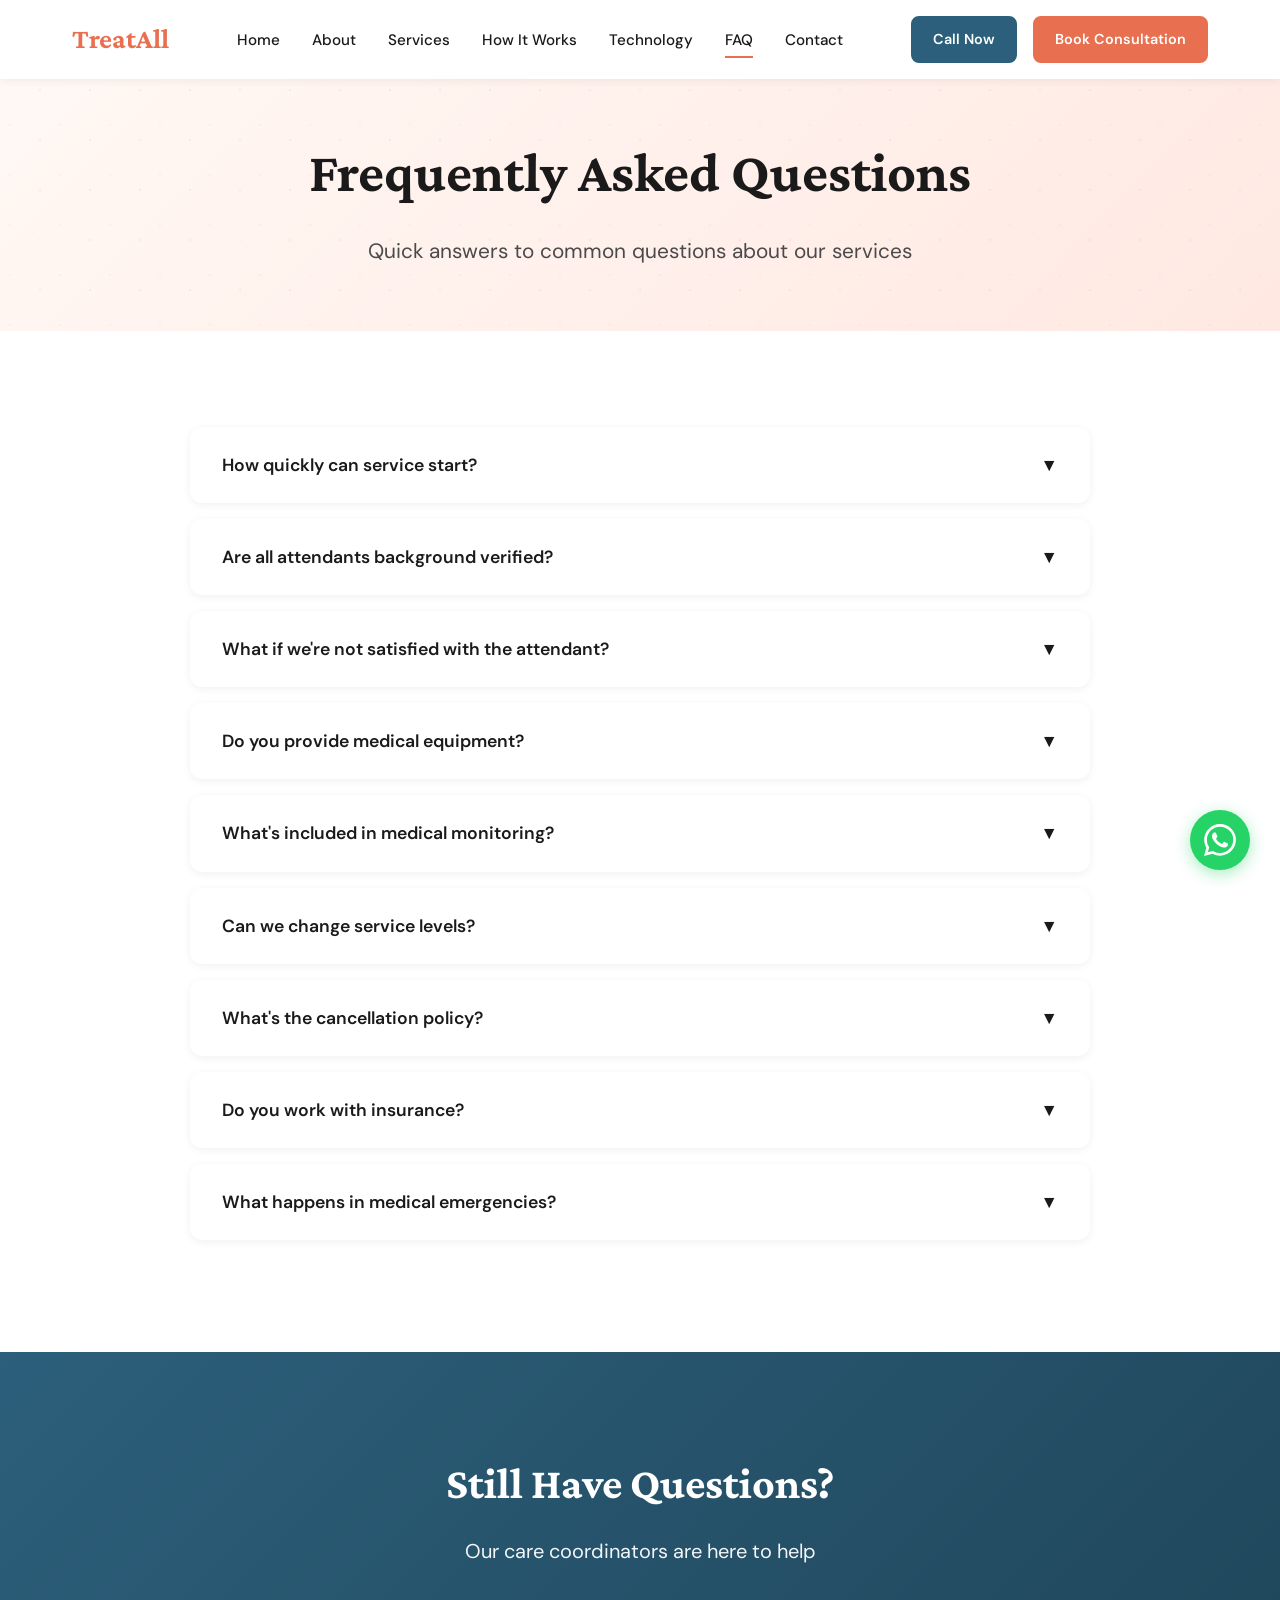
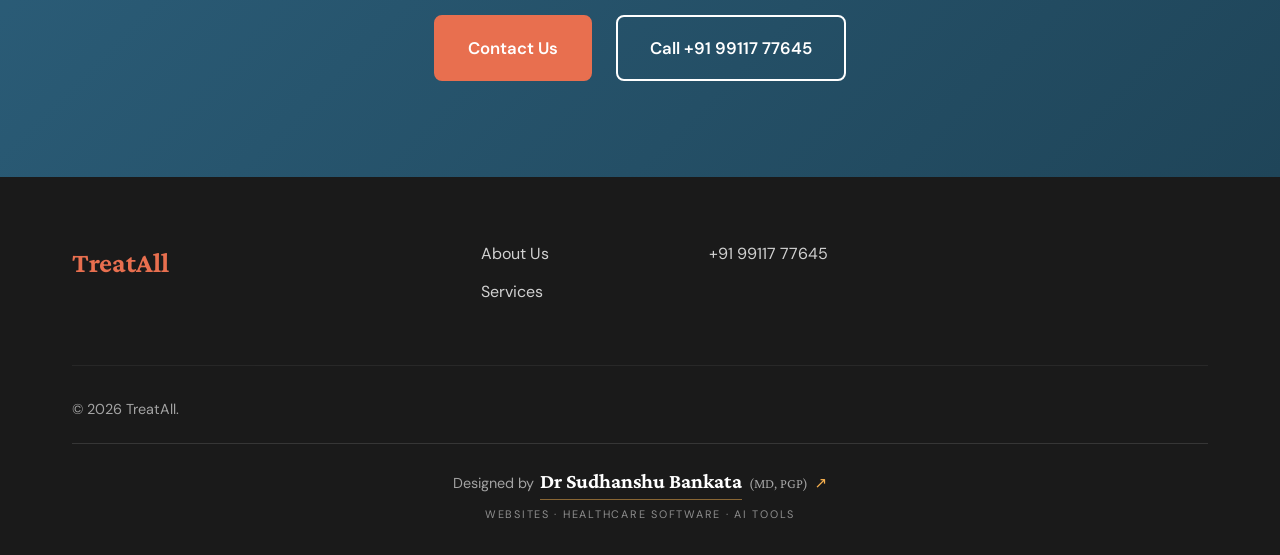
<file: faq.html>
<!DOCTYPE html>
<html lang="en">
<head>
    <meta charset="UTF-8">
    <meta name="viewport" content="width=device-width, initial-scale=1.0">
    <title>FAQ - TreatAll | Frequently Asked Questions</title>
    <link href="https://fonts.googleapis.com/css2?family=Crimson+Pro:wght@400;600;700&family=DM+Sans:wght@400;500;700&display=swap" rel="stylesheet">
    <link rel="stylesheet" href="styles.css?v=cea196c8">
    <style>
        .faq-list {max-width: 900px; margin: 0 auto;}
        .faq-item {background: var(--bg-white); margin-bottom: 1rem; border-radius: 12px; overflow: hidden; box-shadow: var(--shadow-sm);}
        .faq-question {padding: 1.5rem 2rem; cursor: pointer; display: flex; justify-content: space-between; align-items: center; font-size: 1.1rem; font-weight: 600; color: var(--text-primary); transition: var(--transition);}
        .faq-question:hover {background: var(--primary-light);}
        .faq-icon {transition: transform 0.3s;}
        .faq-item.active .faq-icon {transform: rotate(180deg);}
        .faq-answer {max-height: 0; overflow: hidden; transition: max-height 0.3s ease;}
        .faq-item.active .faq-answer {max-height: 500px;}
        .faq-answer-content {padding: 0 2rem 1.5rem; color: var(--text-secondary); line-height: 1.7;}
    </style>
</head>
<body>
    <nav class="navbar" id="navbar">
        <div class="container nav-container">
            <a href="index.html" class="logo"><span class="logo-text">TreatAll</span></a>
            <button class="mobile-toggle" id="mobileToggle"><span></span><span></span><span></span></button>
            <ul class="nav-menu" id="navMenu">
                <li><a href="index.html" class="nav-link">Home</a></li>
                <li><a href="about.html" class="nav-link">About</a></li>
                <li><a href="services.html" class="nav-link">Services</a></li>
                <li><a href="how-it-works.html" class="nav-link">How It Works</a></li>
                <li><a href="technology.html" class="nav-link">Technology</a></li>
                <li><a href="faq.html" class="nav-link active">FAQ</a></li>
                <li><a href="contact.html" class="nav-link">Contact</a></li>
            </ul>
            <div class="nav-cta">
                <a href="tel:+919911777645" class="btn btn-secondary btn-sm">Call Now</a>
                <a href="contact.html" class="btn btn-primary btn-sm">Book Consultation</a>
            </div>
        </div>
    </nav>

    <section class="page-header">
        <div class="container">
            <h1 class="page-title">Frequently Asked Questions</h1>
            <p class="page-subtitle">Quick answers to common questions about our services</p>
        </div>
    </section>

    <section class="section">
        <div class="container">
            <div class="faq-list">
                <div class="faq-item"><div class="faq-question">How quickly can service start?<span class="faq-icon">▼</span></div><div class="faq-answer"><div class="faq-answer-content">Service can typically begin within 3-5 days after your free home assessment. In urgent situations, we can often accommodate same-day or next-day starts.</div></div></div>
                
                <div class="faq-item"><div class="faq-question">Are all attendants background verified?<span class="faq-icon">▼</span></div><div class="faq-answer"><div class="faq-answer-content">Yes, 100%. Every attendant undergoes thorough police verification, health screening, NSDC certification verification, and reference checks before joining TreatAll.</div></div></div>
                
                <div class="faq-item"><div class="faq-question">What if we're not satisfied with the attendant?<span class="faq-icon">▼</span></div><div class="faq-answer"><div class="faq-answer-content">We guarantee a replacement within 48 hours, no questions asked. There are no additional fees for replacements. Your satisfaction is our priority.</div></div></div>
                
                <div class="faq-item"><div class="faq-question">Do you provide medical equipment?<span class="faq-icon">▼</span></div><div class="faq-answer"><div class="faq-answer-content">We can arrange rental of hospital beds, wheelchairs, oxygen concentrators, and other equipment through our partner network. This is available as an add-on service.</div></div></div>
                
                <div class="faq-item"><div class="faq-question">What's included in medical monitoring?<span class="faq-icon">▼</span></div><div class="faq-answer"><div class="faq-answer-content">Medical monitoring includes daily vitals tracking (BP, sugar, oxygen, temperature), medication administration, health alerts, digital reports, and coordination with doctors.</div></div></div>
                
                <div class="faq-item"><div class="faq-question">Can we change service levels?<span class="faq-icon">▼</span></div><div class="faq-answer"><div class="faq-answer-content">Yes, absolutely. You can upgrade or downgrade packages at any time based on changing needs. We'll adjust your care plan accordingly with no penalties.</div></div></div>
                
                <div class="faq-item"><div class="faq-question">What's the cancellation policy?<span class="faq-icon">▼</span></div><div class="faq-answer"><div class="faq-answer-content">No long-term contracts required. Cancel anytime with 15 days' notice. No cancellation fees for monthly plans. Annual plans have pro-rated refunds.</div></div></div>
                
                <div class="faq-item"><div class="faq-question">Do you work with insurance?<span class="faq-icon">▼</span></div><div class="faq-answer"><div class="faq-answer-content">We provide detailed invoices and medical documentation that you can submit to your insurance for reimbursement. We can assist with paperwork but don't bill insurance directly.</div></div></div>
                
                <div class="faq-item"><div class="faq-question">What happens in medical emergencies?<span class="faq-icon">▼</span></div><div class="faq-answer"><div class="faq-answer-content">Our 24/7 emergency helpline connects you to senior care coordinators. We have protocols with partner hospitals and average response time under 15 minutes. Attendants are trained in emergency procedures.</div></div></div>
            </div>
        </div>
    </section>

    <section class="section cta-section">
        <div class="container">
            <div class="cta-content">
                <h2 class="cta-title">Still Have Questions?</h2>
                <p class="cta-subtitle">Our care coordinators are here to help</p>
                <div class="cta-buttons">
                    <a href="contact.html" class="btn btn-primary btn-lg">Contact Us</a>
                    <a href="tel:+919911777645" class="btn btn-outline btn-lg" style="border-color: white; color: white;">Call +91 99117 77645</a>
                </div>
            </div>
        </div>
    </section>

    <footer class="footer">
        <div class="container">
            <div class="footer-content">
                <div class="footer-col"><h3 class="footer-title">TreatAll</h3></div>
                <div class="footer-col"><ul class="footer-links"><li><a href="about.html">About Us</a></li><li><a href="services.html">Services</a></li></ul></div>
                <div class="footer-col"><ul class="footer-contact"><li><a href="tel:+919911777645">+91 99117 77645</a></li></ul></div>
            </div>
            <div class="footer-bottom"><p>&copy; 2026 TreatAll.</p></div>
        <div class="made-by"><a class="mb" href="https://lexmedix.in/services/" target="_blank" rel="noopener" aria-label="Designed by Dr Sudhanshu Bankata (MD, PGP). Website, software and AI services at Lexmedix. Opens in a new tab"><span class="mb-main"><span class="mb-pre">Designed by</span> <span class="mb-name">Dr Sudhanshu Bankata</span> <span class="mb-cred">(MD, PGP)</span><span class="mb-arrow" aria-hidden="true">&#8599;</span></span><span class="mb-sub" aria-hidden="true">Websites &middot; Healthcare software &middot; AI tools</span></a></div>
</div>
    </footer>
    <a href="https://wa.me/919911777645" class="whatsapp-float" target="_blank"><svg viewBox="0 0 24 24" fill="currentColor"><path d="M17.472 14.382c-.297-.149-1.758-.867-2.03-.967-.273-.099-.471-.148-.67.15-.197.297-.767.966-.94 1.164-.173.199-.347.223-.644.075-.297-.15-1.255-.463-2.39-1.475-.883-.788-1.48-1.761-1.653-2.059-.173-.297-.018-.458.13-.606.134-.133.298-.347.446-.52.149-.174.198-.298.298-.497.099-.198.05-.371-.025-.52-.075-.149-.669-1.612-.916-2.207-.242-.579-.487-.5-.669-.51-.173-.008-.371-.01-.57-.01-.198 0-.52.074-.792.372-.272.297-1.04 1.016-1.04 2.479 0 1.462 1.065 2.875 1.213 3.074.149.198 2.096 3.2 5.077 4.487.709.306 1.262.489 1.694.625.712.227 1.36.195 1.871.118.571-.085 1.758-.719 2.006-1.413.248-.694.248-1.289.173-1.413-.074-.124-.272-.198-.57-.347m-5.421 7.403h-.004a9.87 9.87 0 01-5.031-1.378l-.361-.214-3.741.982.998-3.648-.235-.374a9.86 9.86 0 01-1.51-5.26c.001-5.45 4.436-9.884 9.888-9.884 2.64 0 5.122 1.03 6.988 2.898a9.825 9.825 0 012.893 6.994c-.003 5.45-4.437 9.884-9.885 9.884m8.413-18.297A11.815 11.815 0 0012.05 0C5.495 0 .16 5.335.157 11.892c0 2.096.547 4.142 1.588 5.945L.057 24l6.305-1.654a11.882 11.882 0 005.683 1.448h.005c6.554 0 11.89-5.335 11.893-11.893a11.821 11.821 0 00-3.48-8.413Z"/></svg></a>
    <script src="script.js"></script>
    <script>
    document.querySelectorAll('.faq-question').forEach(q => {
        q.addEventListener('click', () => {
            q.parentElement.classList.toggle('active');
        });
    });
    </script>
</body>
</html>
</file>
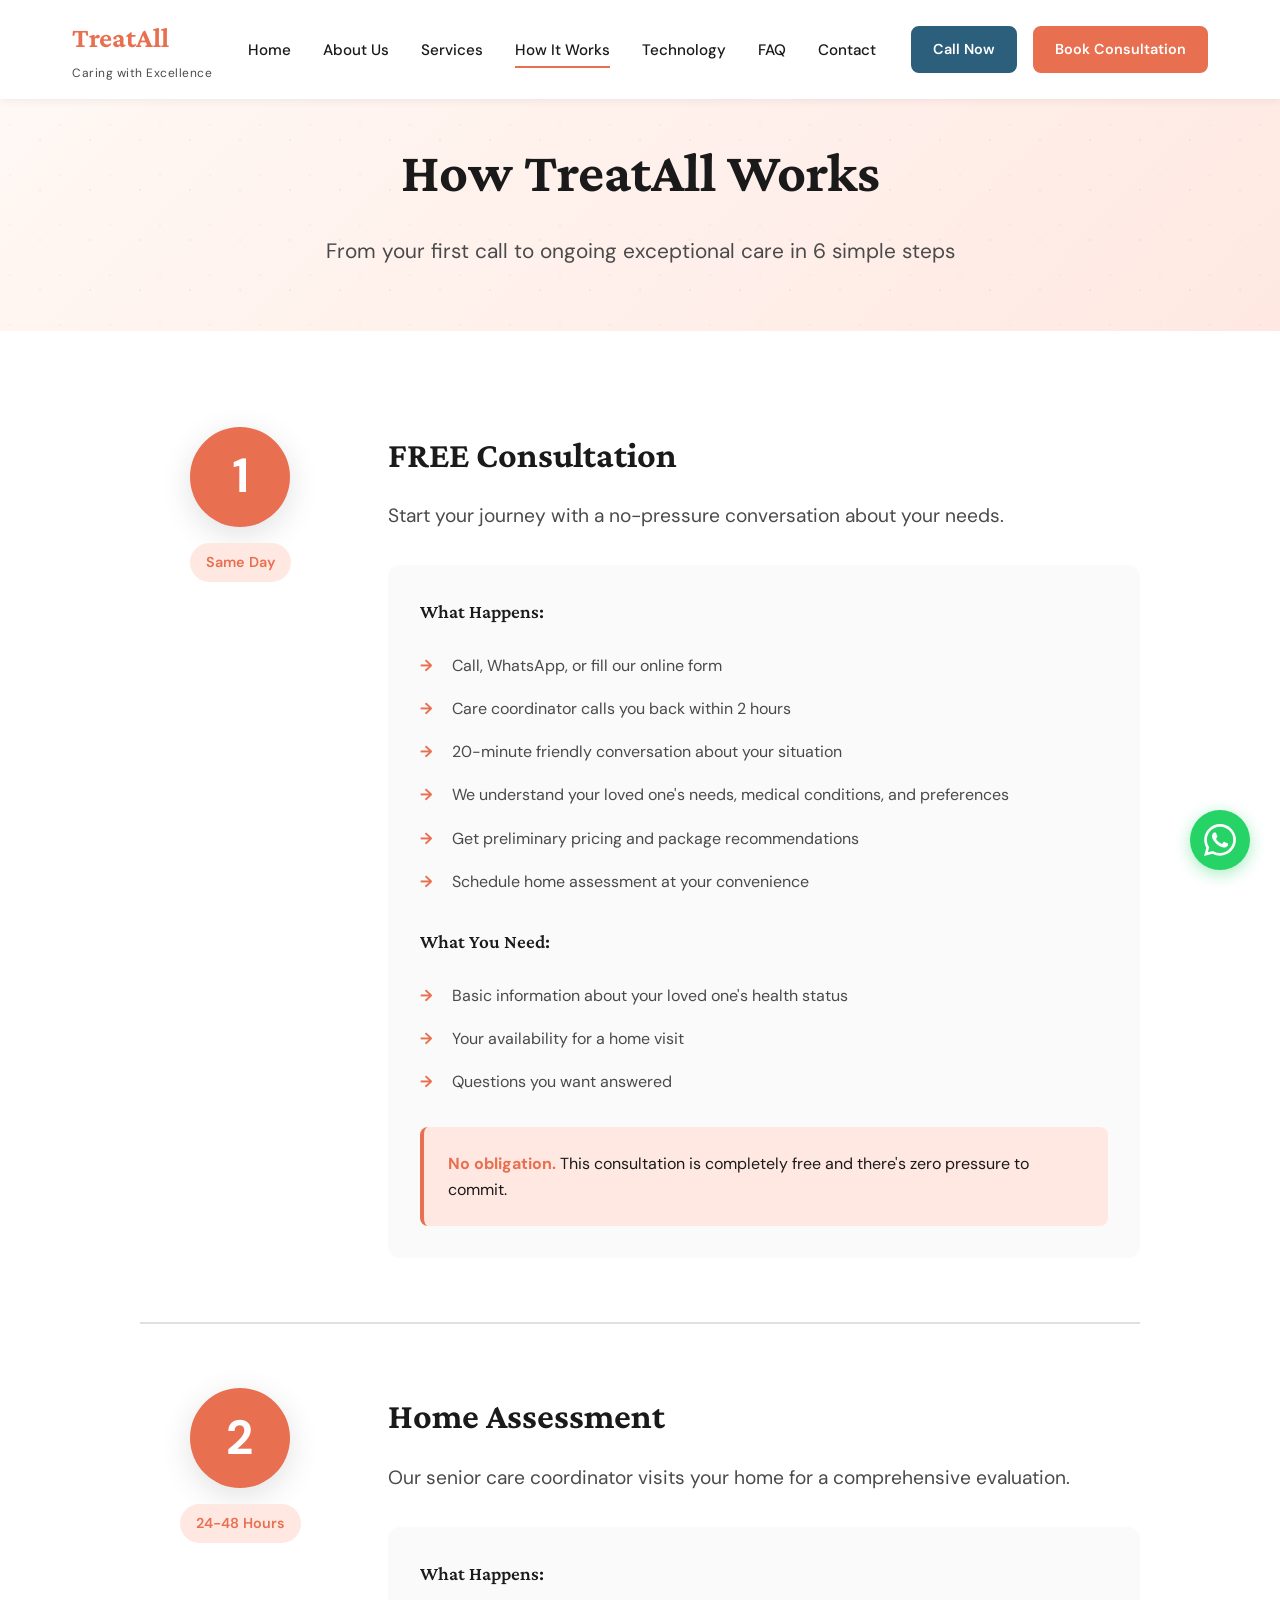
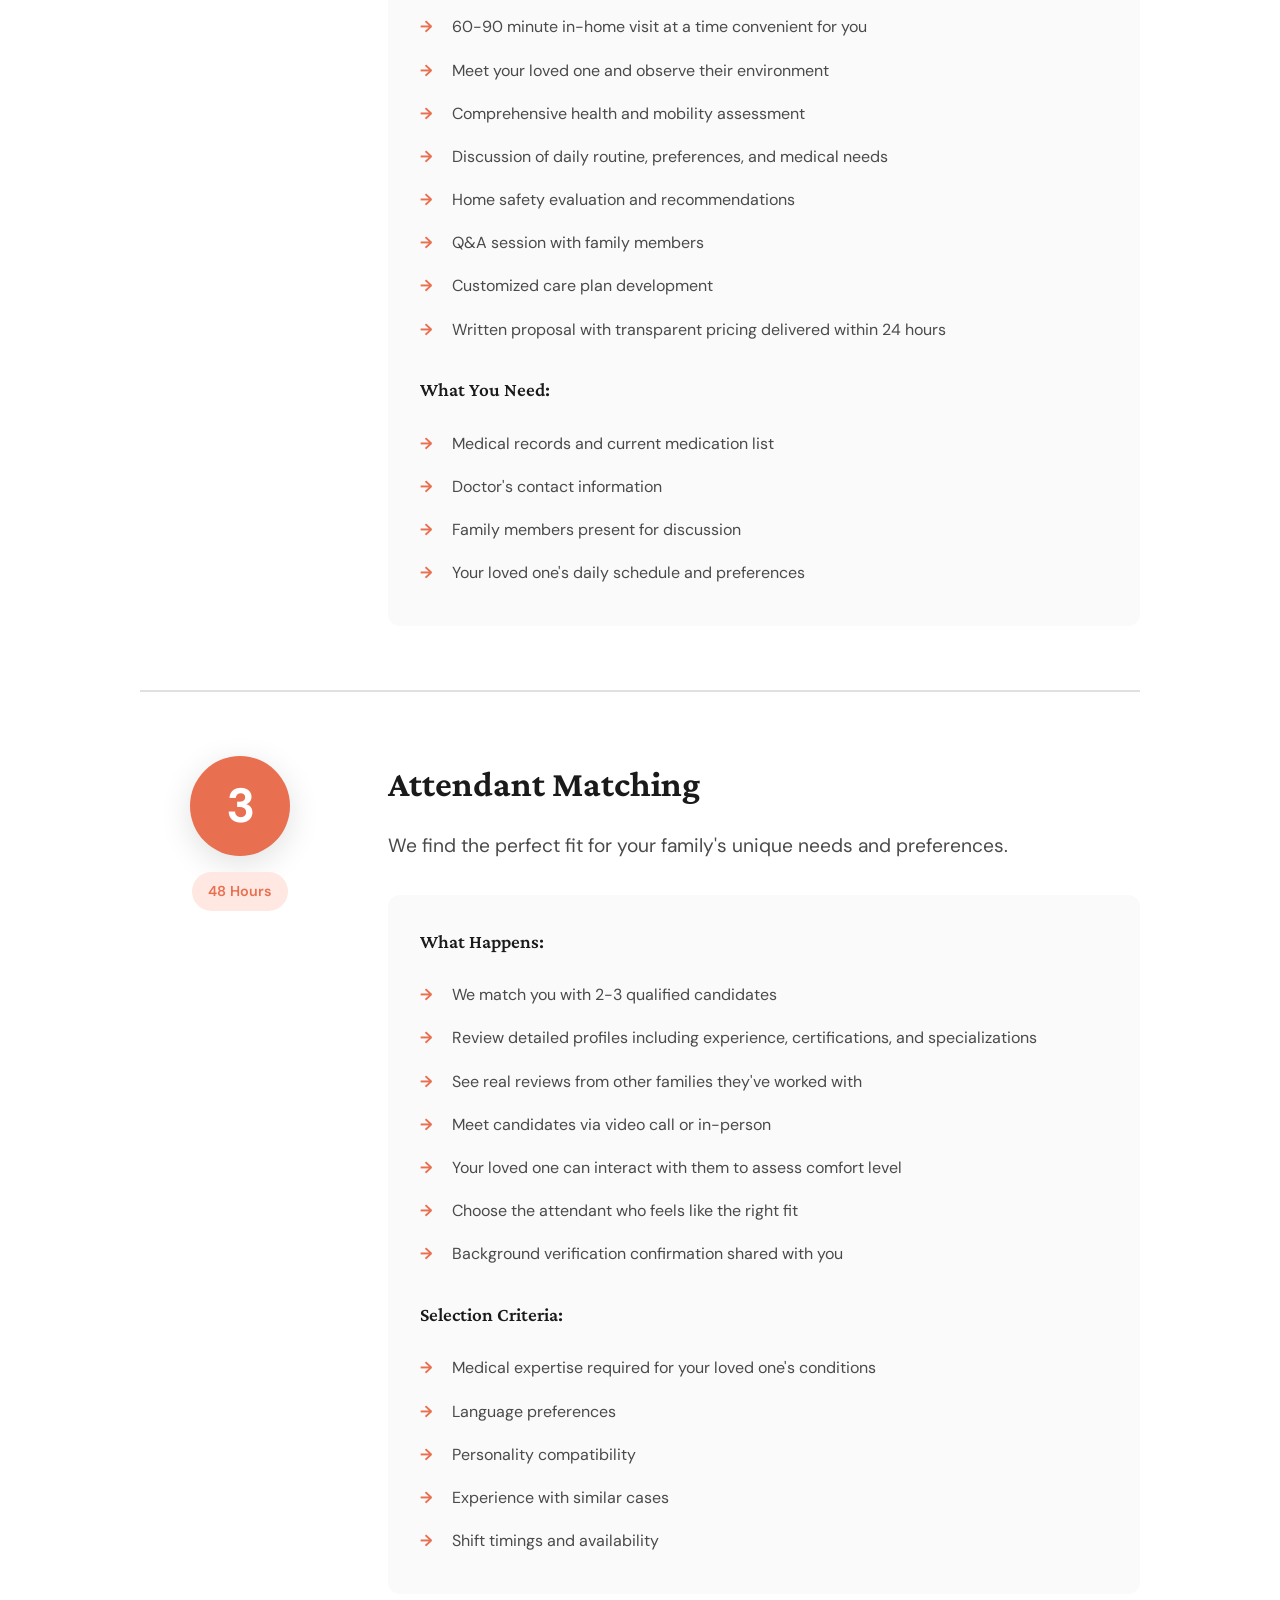
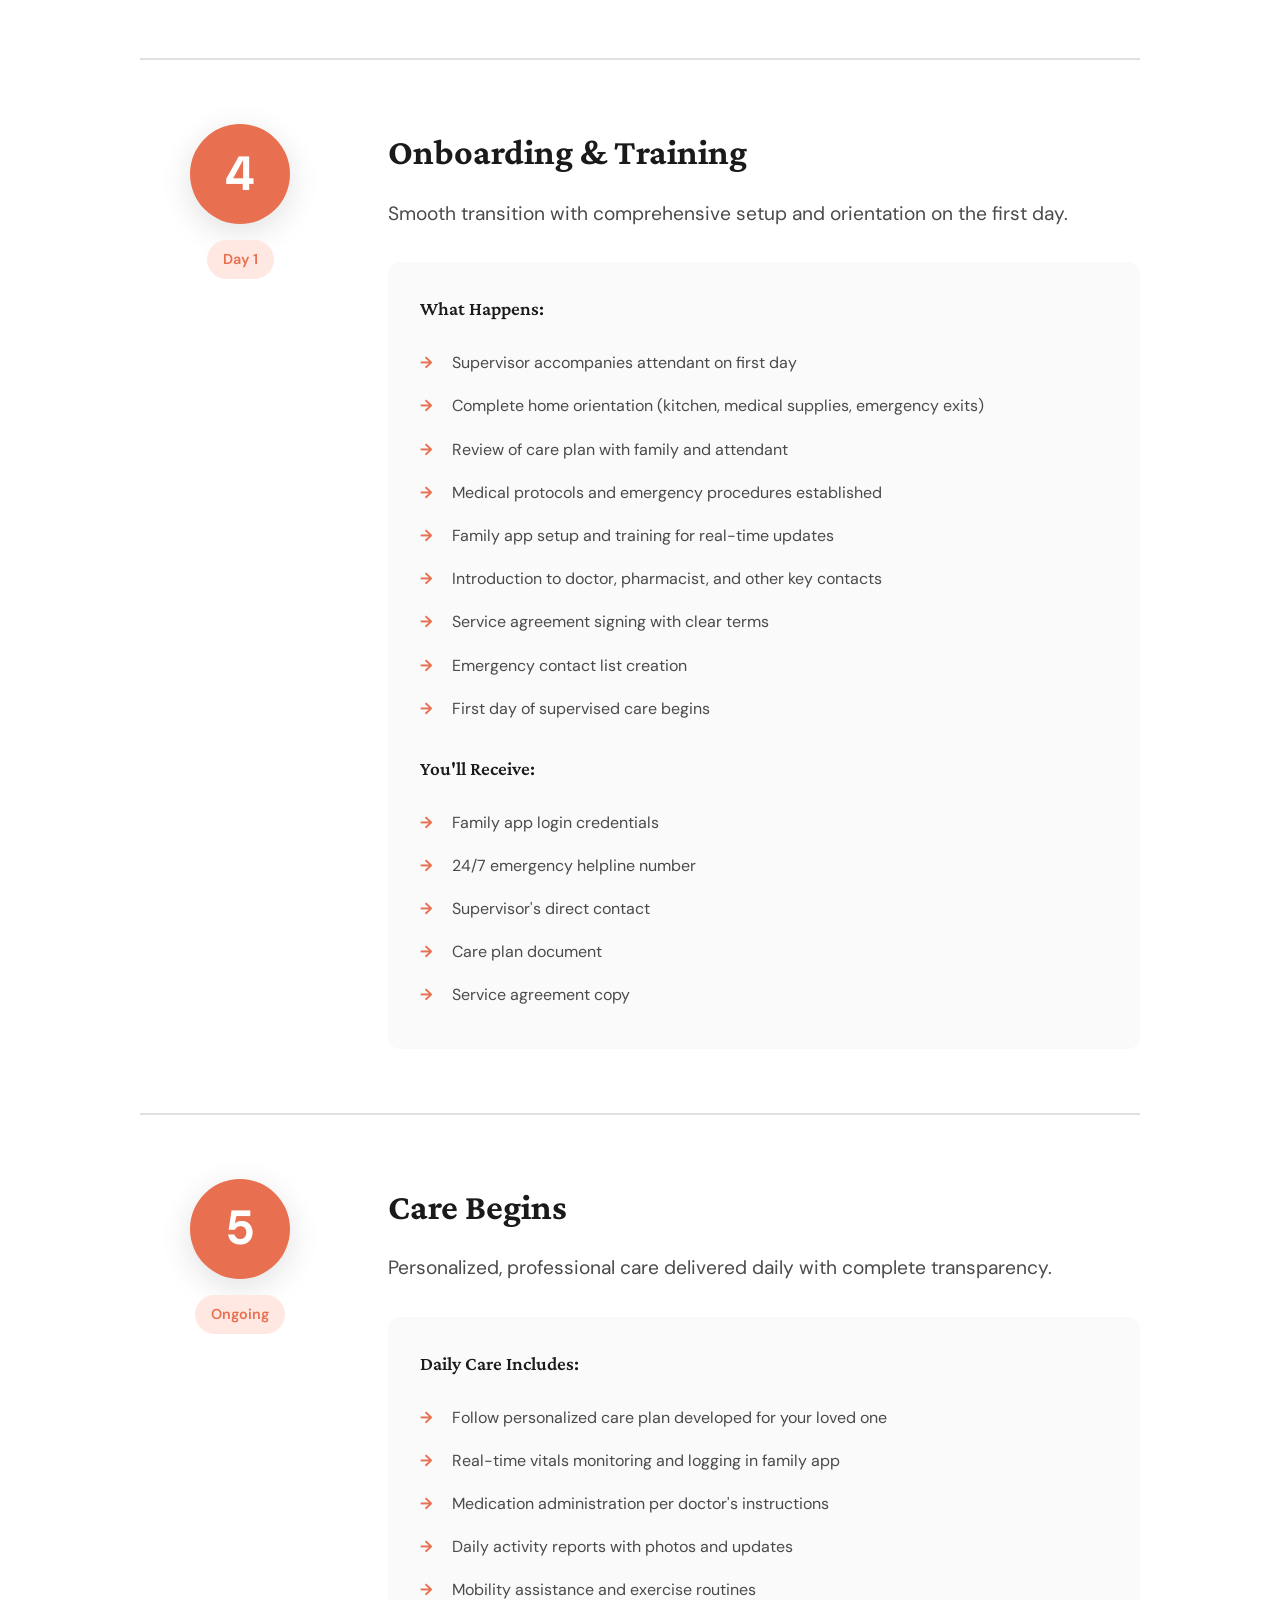
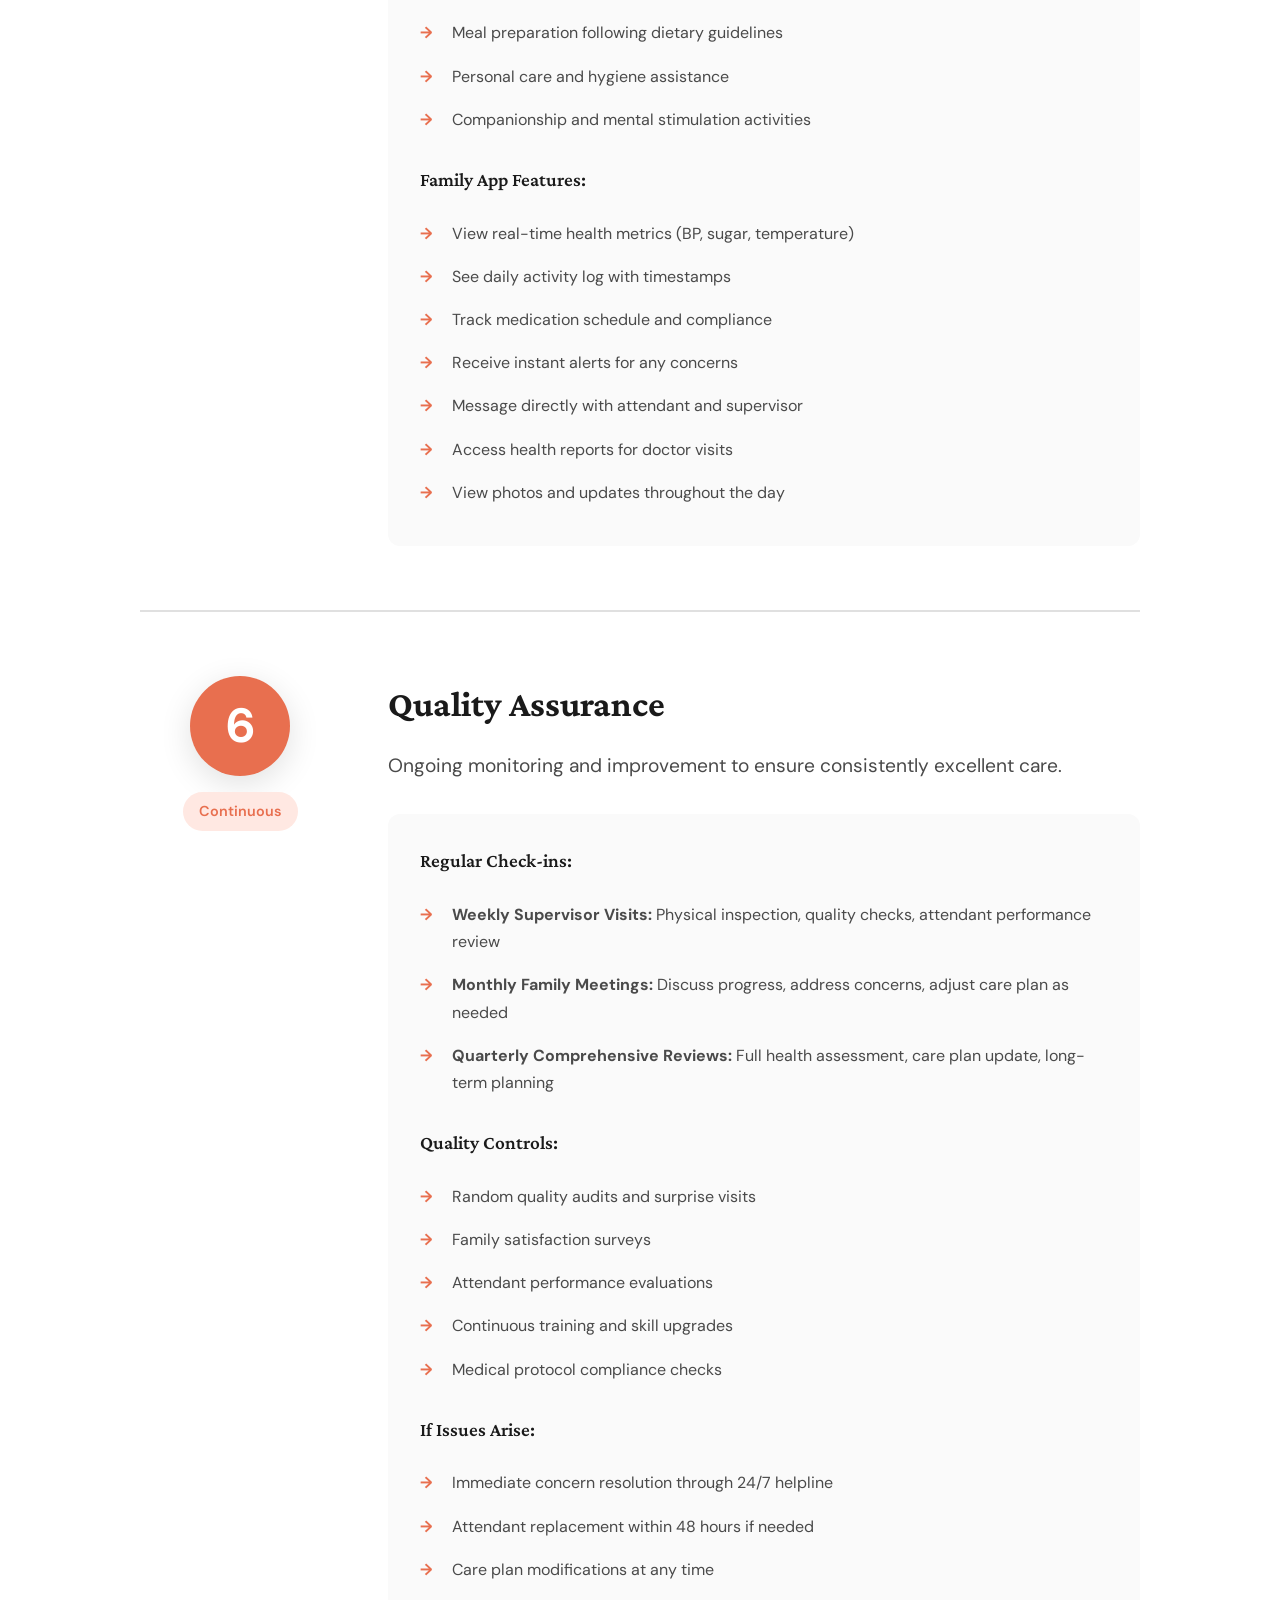
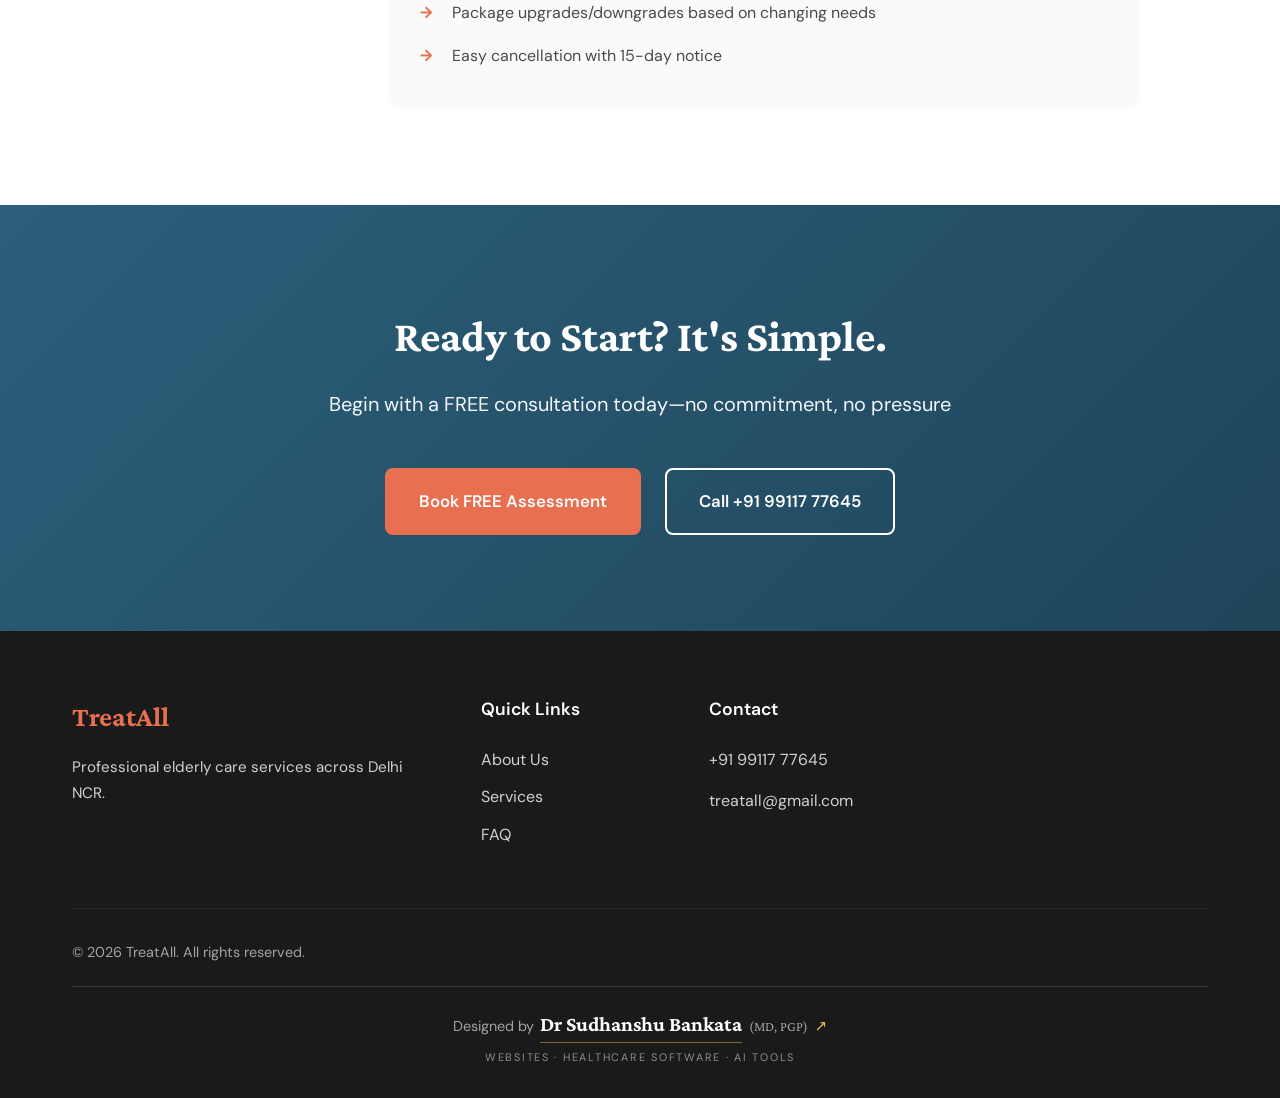
<file: how-it-works.html>
<!DOCTYPE html>
<html lang="en">
<head>
    <meta charset="UTF-8">
    <meta name="viewport" content="width=device-width, initial-scale=1.0">
    <title>How It Works - TreatAll | Simple 6-Step Process</title>
    <meta name="description" content="Learn how TreatAll delivers exceptional elderly care. Simple 6-step process from free consultation to ongoing quality care.">
    <link rel="preconnect" href="https://fonts.googleapis.com">
    <link rel="preconnect" href="https://fonts.gstatic.com" crossorigin>
    <link href="https://fonts.googleapis.com/css2?family=Crimson+Pro:wght@400;600;700&family=DM+Sans:wght@400;500;700&display=swap" rel="stylesheet">
    <link rel="stylesheet" href="styles.css?v=cea196c8">
</head>
<body>
    <nav class="navbar" id="navbar">
        <div class="container nav-container">
            <a href="index.html" class="logo">
                <span class="logo-text">TreatAll</span>
                <span class="logo-tagline">Caring with Excellence</span>
            </a>
            <button class="mobile-toggle" id="mobileToggle" aria-label="Toggle menu">
                <span></span><span></span><span></span>
            </button>
            <ul class="nav-menu" id="navMenu">
                <li><a href="index.html" class="nav-link">Home</a></li>
                <li><a href="about.html" class="nav-link">About Us</a></li>
                <li><a href="services.html" class="nav-link">Services</a></li>
                <li><a href="how-it-works.html" class="nav-link active">How It Works</a></li>
                <li><a href="technology.html" class="nav-link">Technology</a></li>
                <li><a href="faq.html" class="nav-link">FAQ</a></li>
                <li><a href="contact.html" class="nav-link">Contact</a></li>
            </ul>
            <div class="nav-cta">
                <a href="tel:+919911777645" class="btn btn-secondary btn-sm">Call Now</a>
                <a href="contact.html" class="btn btn-primary btn-sm">Book Consultation</a>
            </div>
        </div>
    </nav>

    <section class="page-header">
        <div class="container">
            <h1 class="page-title">How TreatAll Works</h1>
            <p class="page-subtitle">From your first call to ongoing exceptional care in 6 simple steps</p>
        </div>
    </section>

    <section class="section process-detailed-section">
        <div class="container">
            <div class="process-detailed-timeline">
                <div class="process-detailed-step">
                    <div class="step-visual">
                        <div class="step-number-large">1</div>
                        <div class="step-duration">Same Day</div>
                    </div>
                    <div class="step-details">
                        <h2>FREE Consultation</h2>
                        <p class="step-intro">Start your journey with a no-pressure conversation about your needs.</p>
                        <div class="step-breakdown">
                            <h4>What Happens:</h4>
                            <ul>
                                <li>Call, WhatsApp, or fill our online form</li>
                                <li>Care coordinator calls you back within 2 hours</li>
                                <li>20-minute friendly conversation about your situation</li>
                                <li>We understand your loved one's needs, medical conditions, and preferences</li>
                                <li>Get preliminary pricing and package recommendations</li>
                                <li>Schedule home assessment at your convenience</li>
                            </ul>
                            <h4>What You Need:</h4>
                            <ul>
                                <li>Basic information about your loved one's health status</li>
                                <li>Your availability for a home visit</li>
                                <li>Questions you want answered</li>
                            </ul>
                            <div class="step-note">
                                <strong>No obligation.</strong> This consultation is completely free and there's zero pressure to commit.
                            </div>
                        </div>
                    </div>
                </div>

                <div class="process-detailed-step">
                    <div class="step-visual">
                        <div class="step-number-large">2</div>
                        <div class="step-duration">24-48 Hours</div>
                    </div>
                    <div class="step-details">
                        <h2>Home Assessment</h2>
                        <p class="step-intro">Our senior care coordinator visits your home for a comprehensive evaluation.</p>
                        <div class="step-breakdown">
                            <h4>What Happens:</h4>
                            <ul>
                                <li>60-90 minute in-home visit at a time convenient for you</li>
                                <li>Meet your loved one and observe their environment</li>
                                <li>Comprehensive health and mobility assessment</li>
                                <li>Discussion of daily routine, preferences, and medical needs</li>
                                <li>Home safety evaluation and recommendations</li>
                                <li>Q&A session with family members</li>
                                <li>Customized care plan development</li>
                                <li>Written proposal with transparent pricing delivered within 24 hours</li>
                            </ul>
                            <h4>What You Need:</h4>
                            <ul>
                                <li>Medical records and current medication list</li>
                                <li>Doctor's contact information</li>
                                <li>Family members present for discussion</li>
                                <li>Your loved one's daily schedule and preferences</li>
                            </ul>
                        </div>
                    </div>
                </div>

                <div class="process-detailed-step">
                    <div class="step-visual">
                        <div class="step-number-large">3</div>
                        <div class="step-duration">48 Hours</div>
                    </div>
                    <div class="step-details">
                        <h2>Attendant Matching</h2>
                        <p class="step-intro">We find the perfect fit for your family's unique needs and preferences.</p>
                        <div class="step-breakdown">
                            <h4>What Happens:</h4>
                            <ul>
                                <li>We match you with 2-3 qualified candidates</li>
                                <li>Review detailed profiles including experience, certifications, and specializations</li>
                                <li>See real reviews from other families they've worked with</li>
                                <li>Meet candidates via video call or in-person</li>
                                <li>Your loved one can interact with them to assess comfort level</li>
                                <li>Choose the attendant who feels like the right fit</li>
                                <li>Background verification confirmation shared with you</li>
                            </ul>
                            <h4>Selection Criteria:</h4>
                            <ul>
                                <li>Medical expertise required for your loved one's conditions</li>
                                <li>Language preferences</li>
                                <li>Personality compatibility</li>
                                <li>Experience with similar cases</li>
                                <li>Shift timings and availability</li>
                            </ul>
                        </div>
                    </div>
                </div>

                <div class="process-detailed-step">
                    <div class="step-visual">
                        <div class="step-number-large">4</div>
                        <div class="step-duration">Day 1</div>
                    </div>
                    <div class="step-details">
                        <h2>Onboarding & Training</h2>
                        <p class="step-intro">Smooth transition with comprehensive setup and orientation on the first day.</p>
                        <div class="step-breakdown">
                            <h4>What Happens:</h4>
                            <ul>
                                <li>Supervisor accompanies attendant on first day</li>
                                <li>Complete home orientation (kitchen, medical supplies, emergency exits)</li>
                                <li>Review of care plan with family and attendant</li>
                                <li>Medical protocols and emergency procedures established</li>
                                <li>Family app setup and training for real-time updates</li>
                                <li>Introduction to doctor, pharmacist, and other key contacts</li>
                                <li>Service agreement signing with clear terms</li>
                                <li>Emergency contact list creation</li>
                                <li>First day of supervised care begins</li>
                            </ul>
                            <h4>You'll Receive:</h4>
                            <ul>
                                <li>Family app login credentials</li>
                                <li>24/7 emergency helpline number</li>
                                <li>Supervisor's direct contact</li>
                                <li>Care plan document</li>
                                <li>Service agreement copy</li>
                            </ul>
                        </div>
                    </div>
                </div>

                <div class="process-detailed-step">
                    <div class="step-visual">
                        <div class="step-number-large">5</div>
                        <div class="step-duration">Ongoing</div>
                    </div>
                    <div class="step-details">
                        <h2>Care Begins</h2>
                        <p class="step-intro">Personalized, professional care delivered daily with complete transparency.</p>
                        <div class="step-breakdown">
                            <h4>Daily Care Includes:</h4>
                            <ul>
                                <li>Follow personalized care plan developed for your loved one</li>
                                <li>Real-time vitals monitoring and logging in family app</li>
                                <li>Medication administration per doctor's instructions</li>
                                <li>Daily activity reports with photos and updates</li>
                                <li>Mobility assistance and exercise routines</li>
                                <li>Meal preparation following dietary guidelines</li>
                                <li>Personal care and hygiene assistance</li>
                                <li>Companionship and mental stimulation activities</li>
                            </ul>
                            <h4>Family App Features:</h4>
                            <ul>
                                <li>View real-time health metrics (BP, sugar, temperature)</li>
                                <li>See daily activity log with timestamps</li>
                                <li>Track medication schedule and compliance</li>
                                <li>Receive instant alerts for any concerns</li>
                                <li>Message directly with attendant and supervisor</li>
                                <li>Access health reports for doctor visits</li>
                                <li>View photos and updates throughout the day</li>
                            </ul>
                        </div>
                    </div>
                </div>

                <div class="process-detailed-step">
                    <div class="step-visual">
                        <div class="step-number-large">6</div>
                        <div class="step-duration">Continuous</div>
                    </div>
                    <div class="step-details">
                        <h2>Quality Assurance</h2>
                        <p class="step-intro">Ongoing monitoring and improvement to ensure consistently excellent care.</p>
                        <div class="step-breakdown">
                            <h4>Regular Check-ins:</h4>
                            <ul>
                                <li><strong>Weekly Supervisor Visits:</strong> Physical inspection, quality checks, attendant performance review</li>
                                <li><strong>Monthly Family Meetings:</strong> Discuss progress, address concerns, adjust care plan as needed</li>
                                <li><strong>Quarterly Comprehensive Reviews:</strong> Full health assessment, care plan update, long-term planning</li>
                            </ul>
                            <h4>Quality Controls:</h4>
                            <ul>
                                <li>Random quality audits and surprise visits</li>
                                <li>Family satisfaction surveys</li>
                                <li>Attendant performance evaluations</li>
                                <li>Continuous training and skill upgrades</li>
                                <li>Medical protocol compliance checks</li>
                            </ul>
                            <h4>If Issues Arise:</h4>
                            <ul>
                                <li>Immediate concern resolution through 24/7 helpline</li>
                                <li>Attendant replacement within 48 hours if needed</li>
                                <li>Care plan modifications at any time</li>
                                <li>Package upgrades/downgrades based on changing needs</li>
                                <li>Easy cancellation with 15-day notice</li>
                            </ul>
                        </div>
                    </div>
                </div>
            </div>
        </div>
    </section>

    <section class="section cta-section">
        <div class="container">
            <div class="cta-content">
                <h2 class="cta-title">Ready to Start? It's Simple.</h2>
                <p class="cta-subtitle">Begin with a FREE consultation today—no commitment, no pressure</p>
                <div class="cta-buttons">
                    <a href="contact.html" class="btn btn-primary btn-lg">Book FREE Assessment</a>
                    <a href="tel:+919911777645" class="btn btn-outline btn-lg" style="border-color: white; color: white;">Call +91 99117 77645</a>
                </div>
            </div>
        </div>
    </section>

    <footer class="footer">
        <div class="container">
            <div class="footer-content">
                <div class="footer-col">
                    <h3 class="footer-title">TreatAll</h3>
                    <p class="footer-description">Professional elderly care services across Delhi NCR.</p>
                </div>
                <div class="footer-col">
                    <h4 class="footer-heading">Quick Links</h4>
                    <ul class="footer-links">
                        <li><a href="about.html">About Us</a></li>
                        <li><a href="services.html">Services</a></li>
                        <li><a href="faq.html">FAQ</a></li>
                    </ul>
                </div>
                <div class="footer-col">
                    <h4 class="footer-heading">Contact</h4>
                    <ul class="footer-contact">
                        <li><a href="tel:+919911777645">+91 99117 77645</a></li>
                        <li><a href="mailto:treatall@gmail.com">treatall@gmail.com</a></li>
                    </ul>
                </div>
            </div>
            <div class="footer-bottom">
                <p>&copy; 2026 TreatAll. All rights reserved.</p>
            </div>
        <div class="made-by"><a class="mb" href="https://lexmedix.in/services/" target="_blank" rel="noopener" aria-label="Designed by Dr Sudhanshu Bankata (MD, PGP). Website, software and AI services at Lexmedix. Opens in a new tab"><span class="mb-main"><span class="mb-pre">Designed by</span> <span class="mb-name">Dr Sudhanshu Bankata</span> <span class="mb-cred">(MD, PGP)</span><span class="mb-arrow" aria-hidden="true">&#8599;</span></span><span class="mb-sub" aria-hidden="true">Websites &middot; Healthcare software &middot; AI tools</span></a></div>
</div>
    </footer>

    <a href="https://wa.me/919911777645" class="whatsapp-float" target="_blank" aria-label="Chat on WhatsApp">
        <svg viewBox="0 0 24 24" fill="currentColor"><path d="M17.472 14.382c-.297-.149-1.758-.867-2.03-.967-.273-.099-.471-.148-.67.15-.197.297-.767.966-.94 1.164-.173.199-.347.223-.644.075-.297-.15-1.255-.463-2.39-1.475-.883-.788-1.48-1.761-1.653-2.059-.173-.297-.018-.458.13-.606.134-.133.298-.347.446-.52.149-.174.198-.298.298-.497.099-.198.05-.371-.025-.52-.075-.149-.669-1.612-.916-2.207-.242-.579-.487-.5-.669-.51-.173-.008-.371-.01-.57-.01-.198 0-.52.074-.792.372-.272.297-1.04 1.016-1.04 2.479 0 1.462 1.065 2.875 1.213 3.074.149.198 2.096 3.2 5.077 4.487.709.306 1.262.489 1.694.625.712.227 1.36.195 1.871.118.571-.085 1.758-.719 2.006-1.413.248-.694.248-1.289.173-1.413-.074-.124-.272-.198-.57-.347m-5.421 7.403h-.004a9.87 9.87 0 01-5.031-1.378l-.361-.214-3.741.982.998-3.648-.235-.374a9.86 9.86 0 01-1.51-5.26c.001-5.45 4.436-9.884 9.888-9.884 2.64 0 5.122 1.03 6.988 2.898a9.825 9.825 0 012.893 6.994c-.003 5.45-4.437 9.884-9.885 9.884m8.413-18.297A11.815 11.815 0 0012.05 0C5.495 0 .16 5.335.157 11.892c0 2.096.547 4.142 1.588 5.945L.057 24l6.305-1.654a11.882 11.882 0 005.683 1.448h.005c6.554 0 11.89-5.335 11.893-11.893a11.821 11.821 0 00-3.48-8.413Z"/></svg>
    </a>

    <script src="script.js"></script>
</body>
</html>
</file>
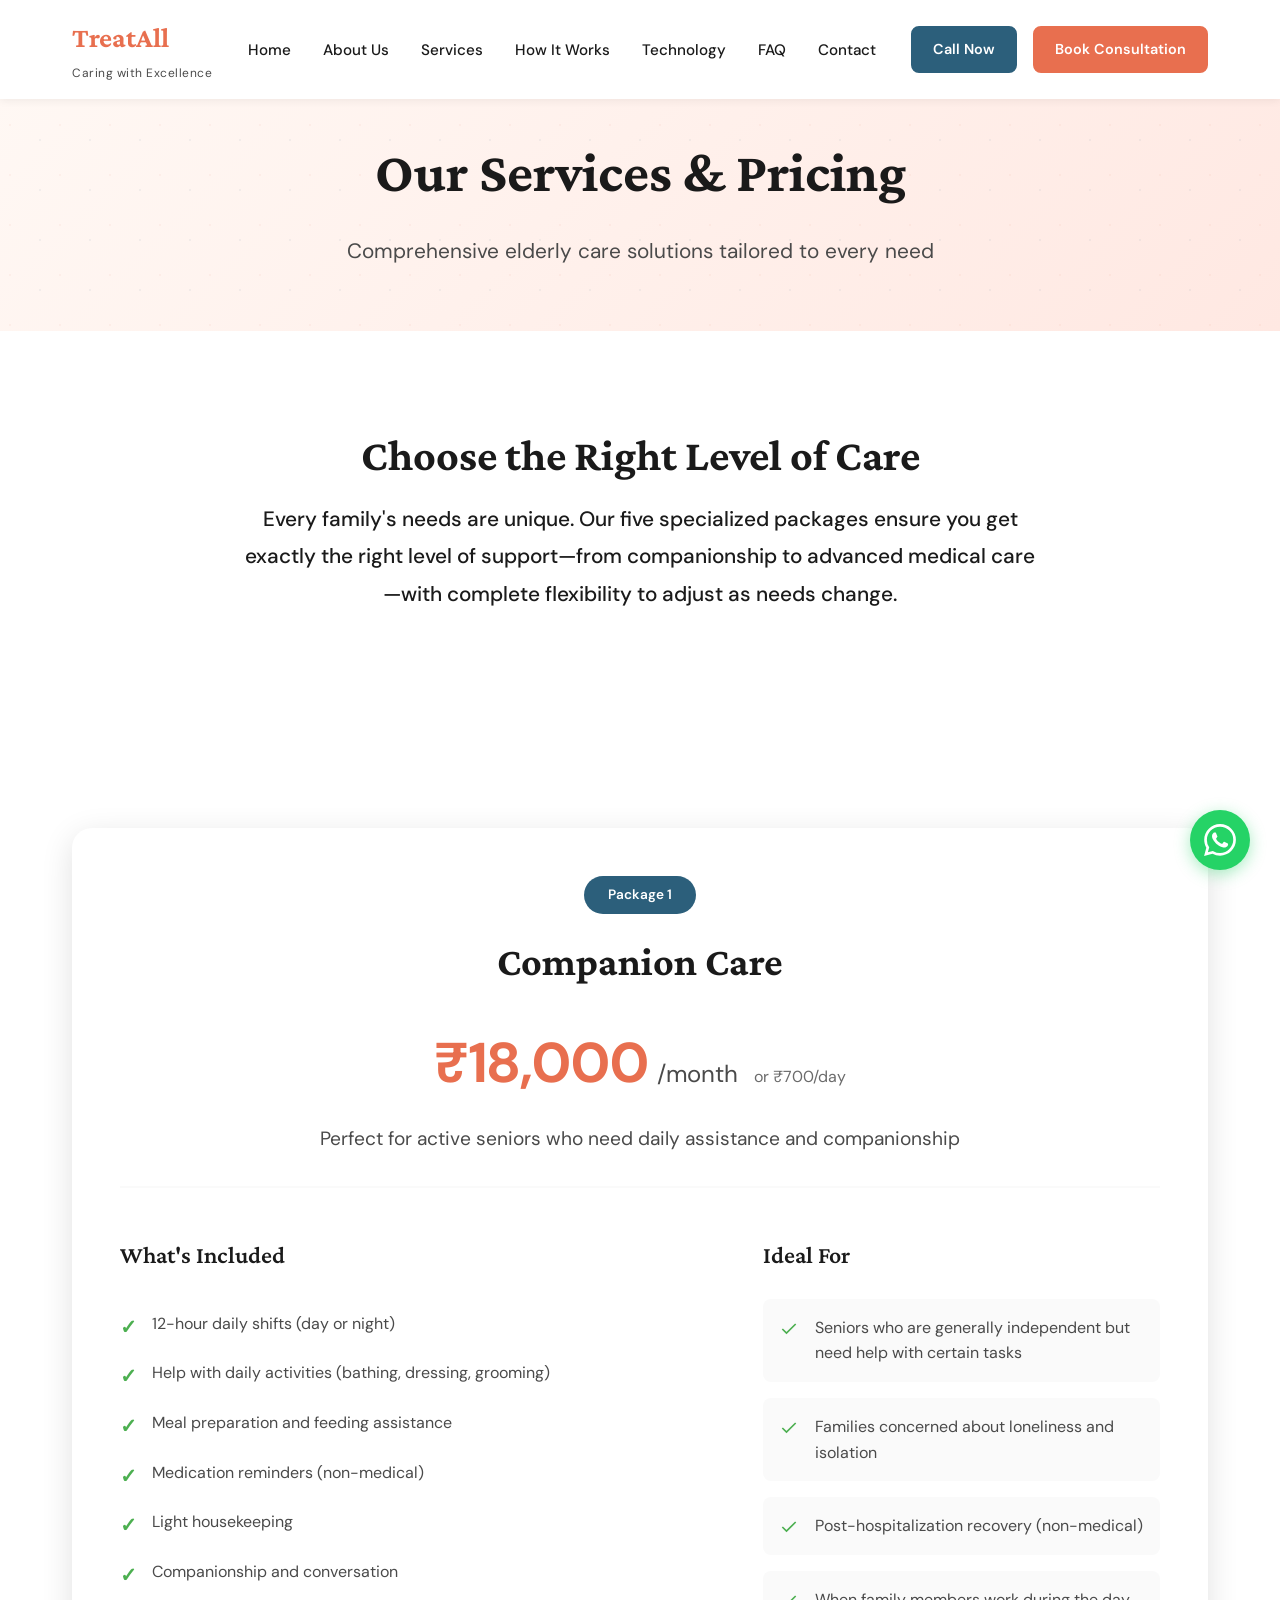
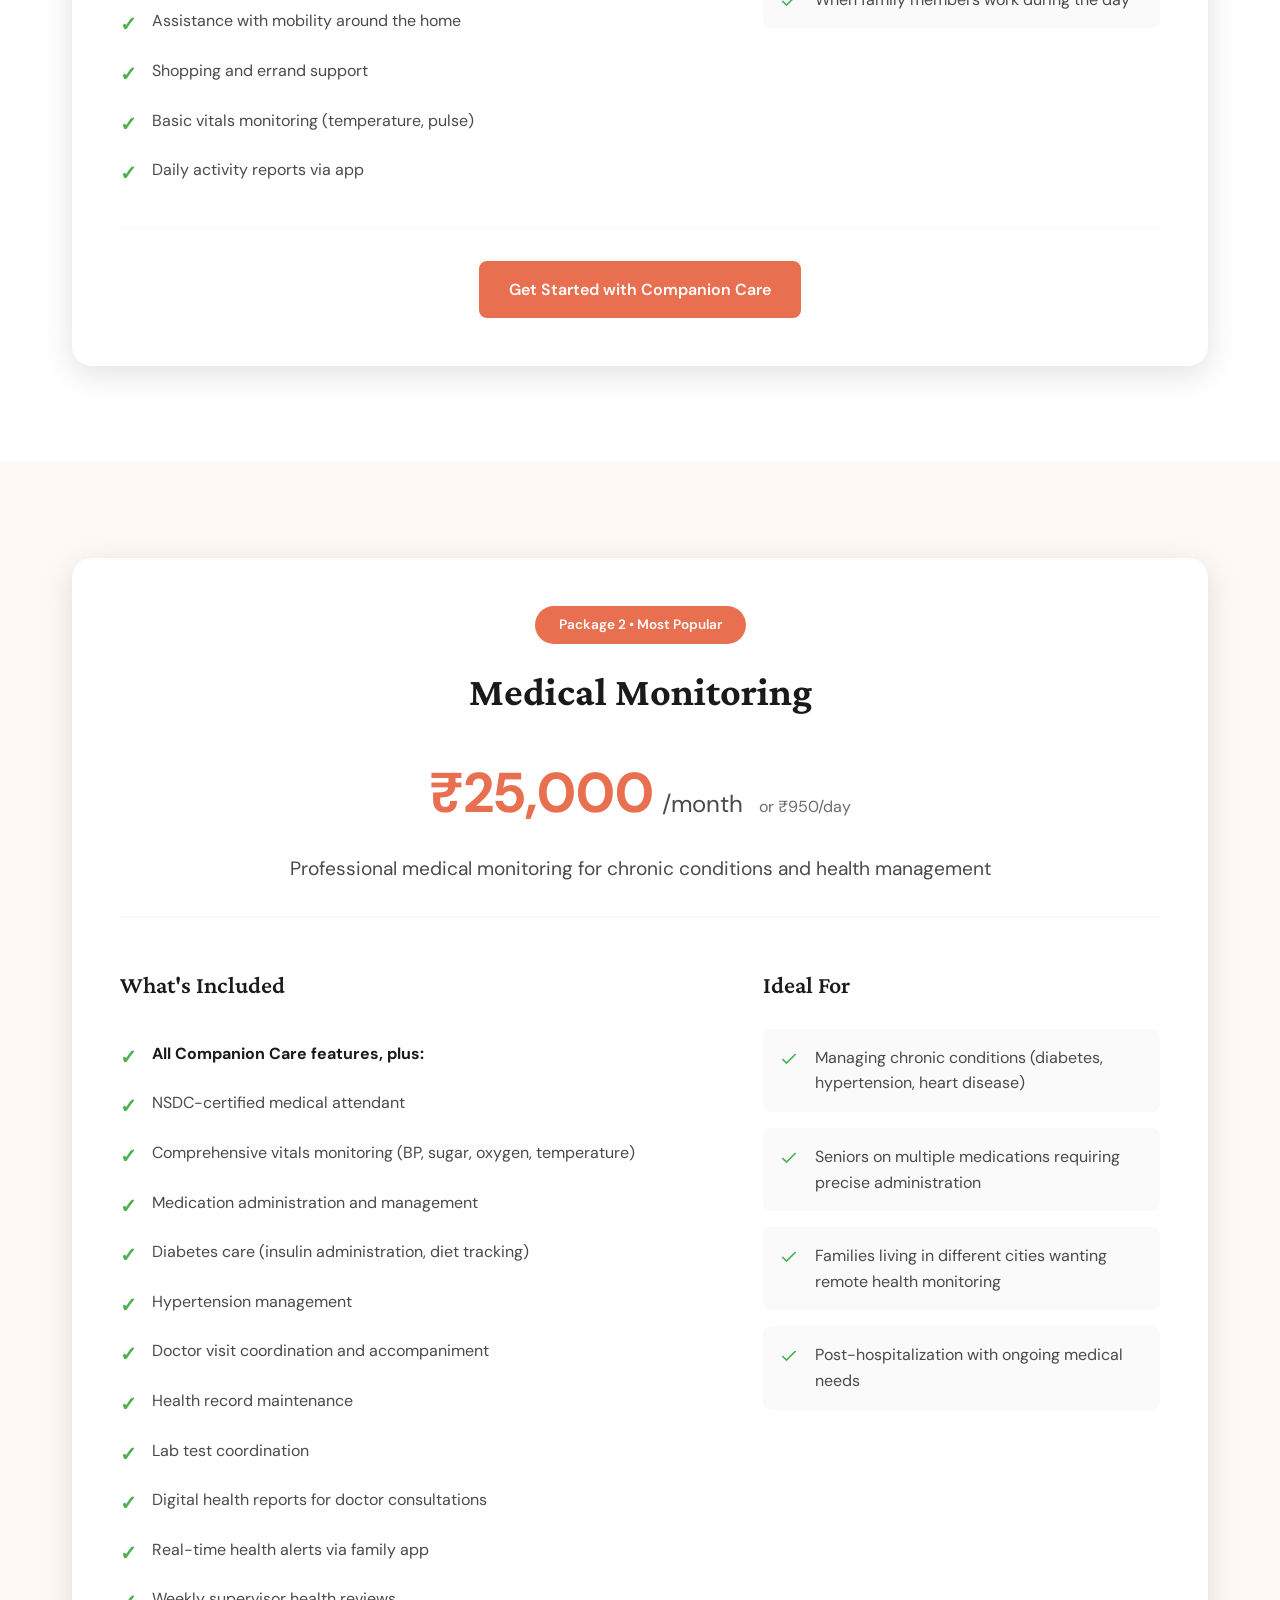
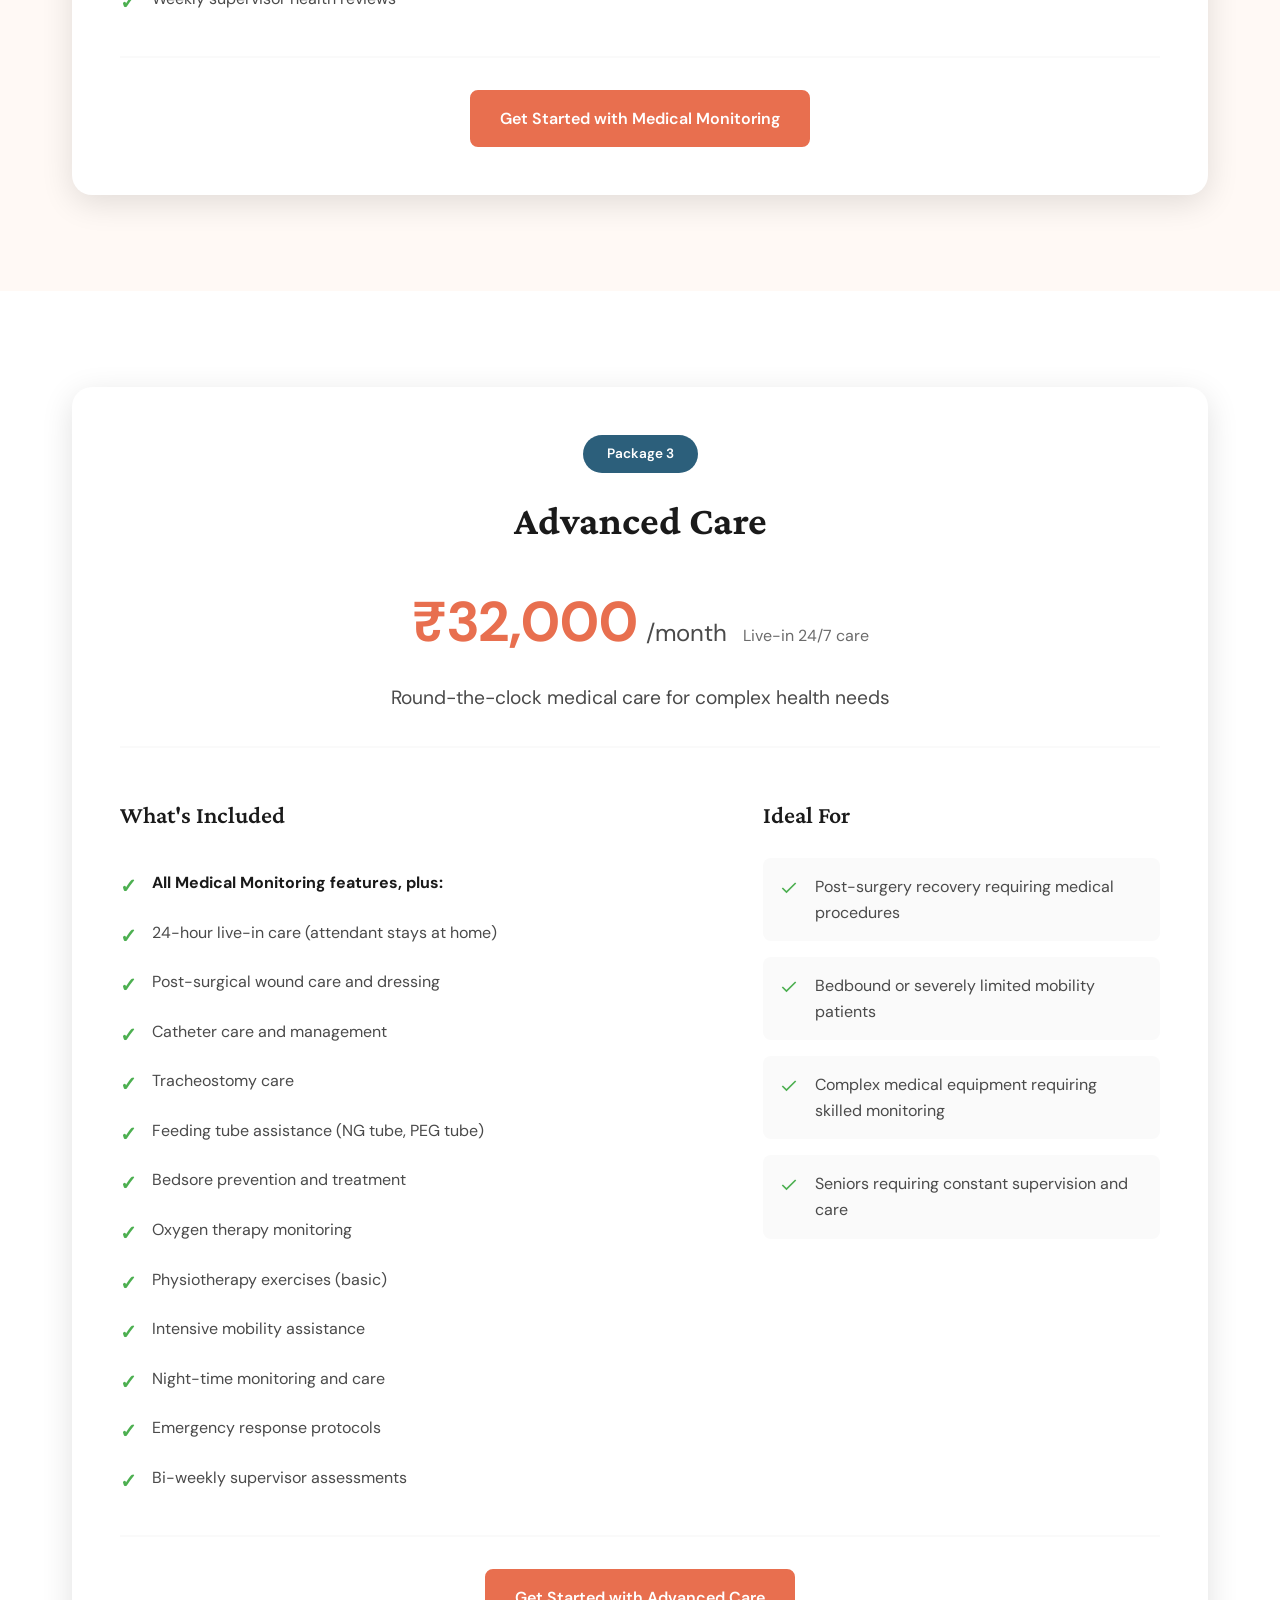
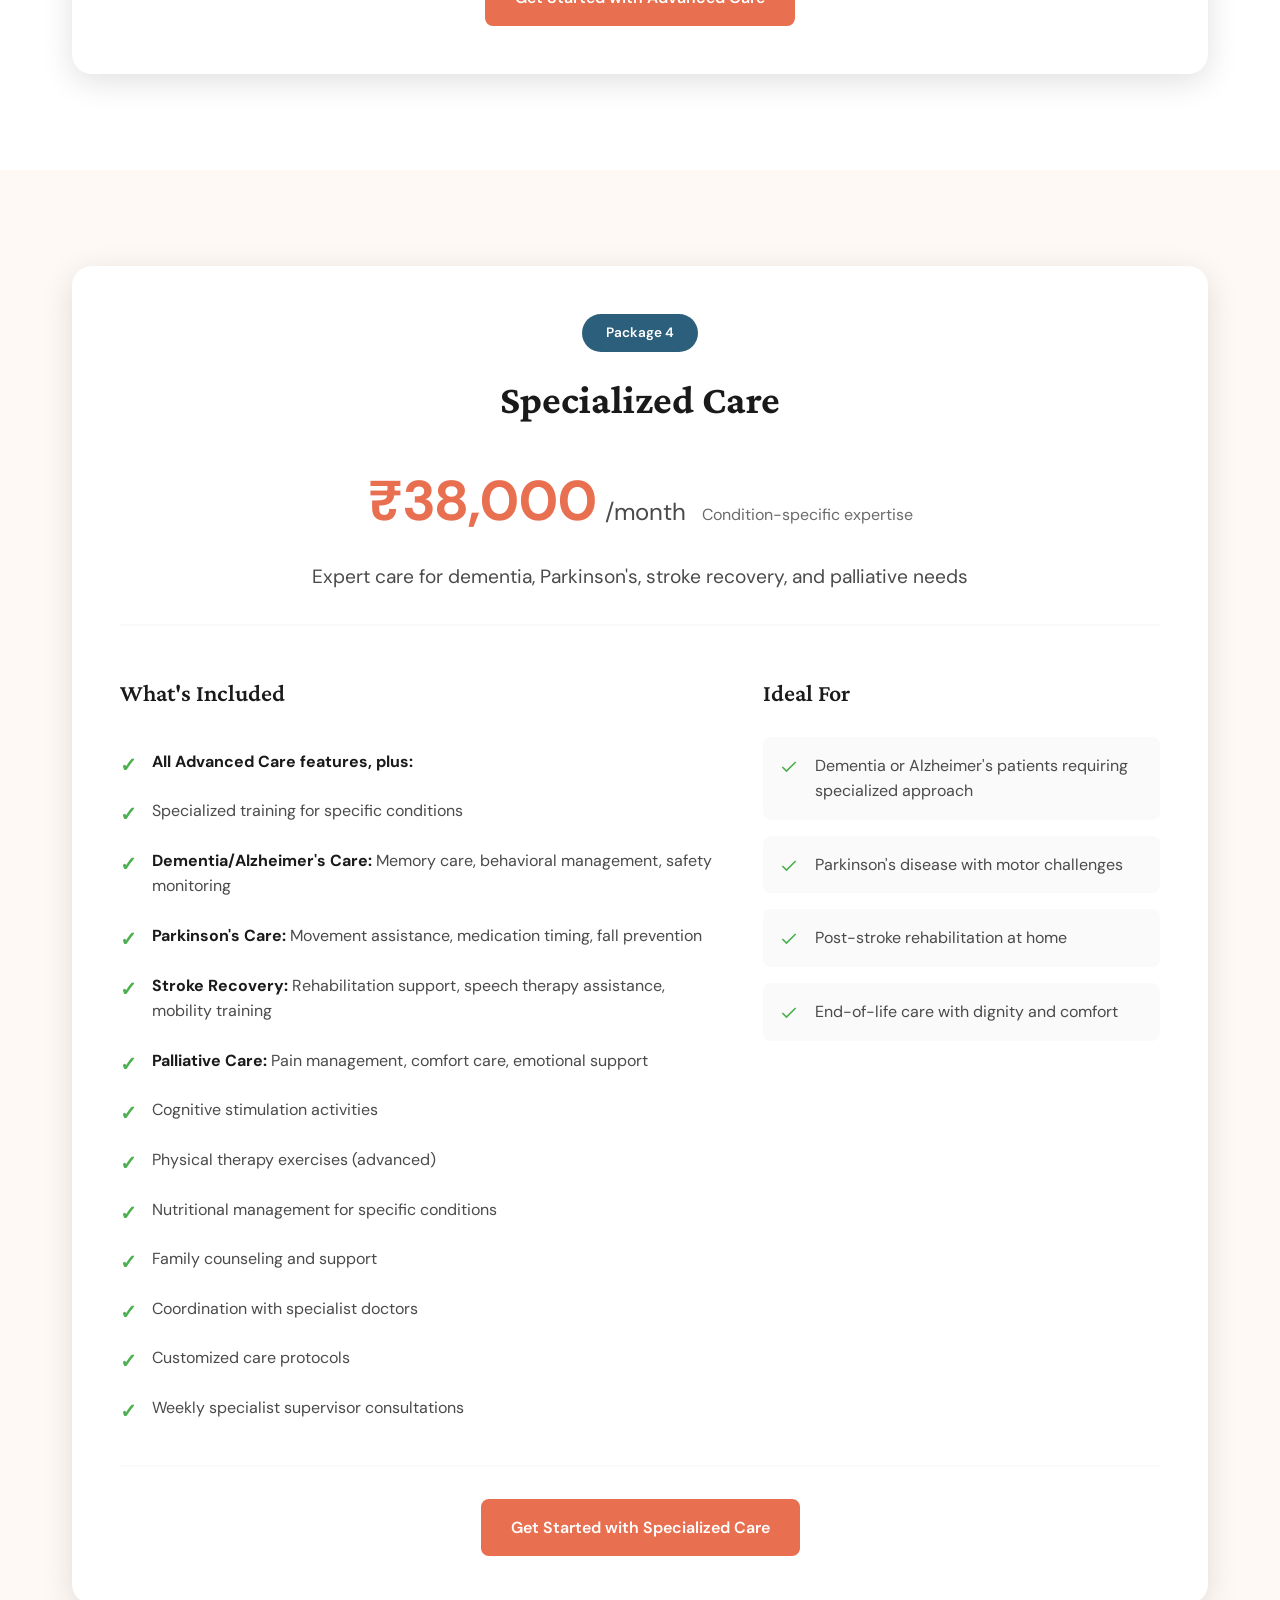
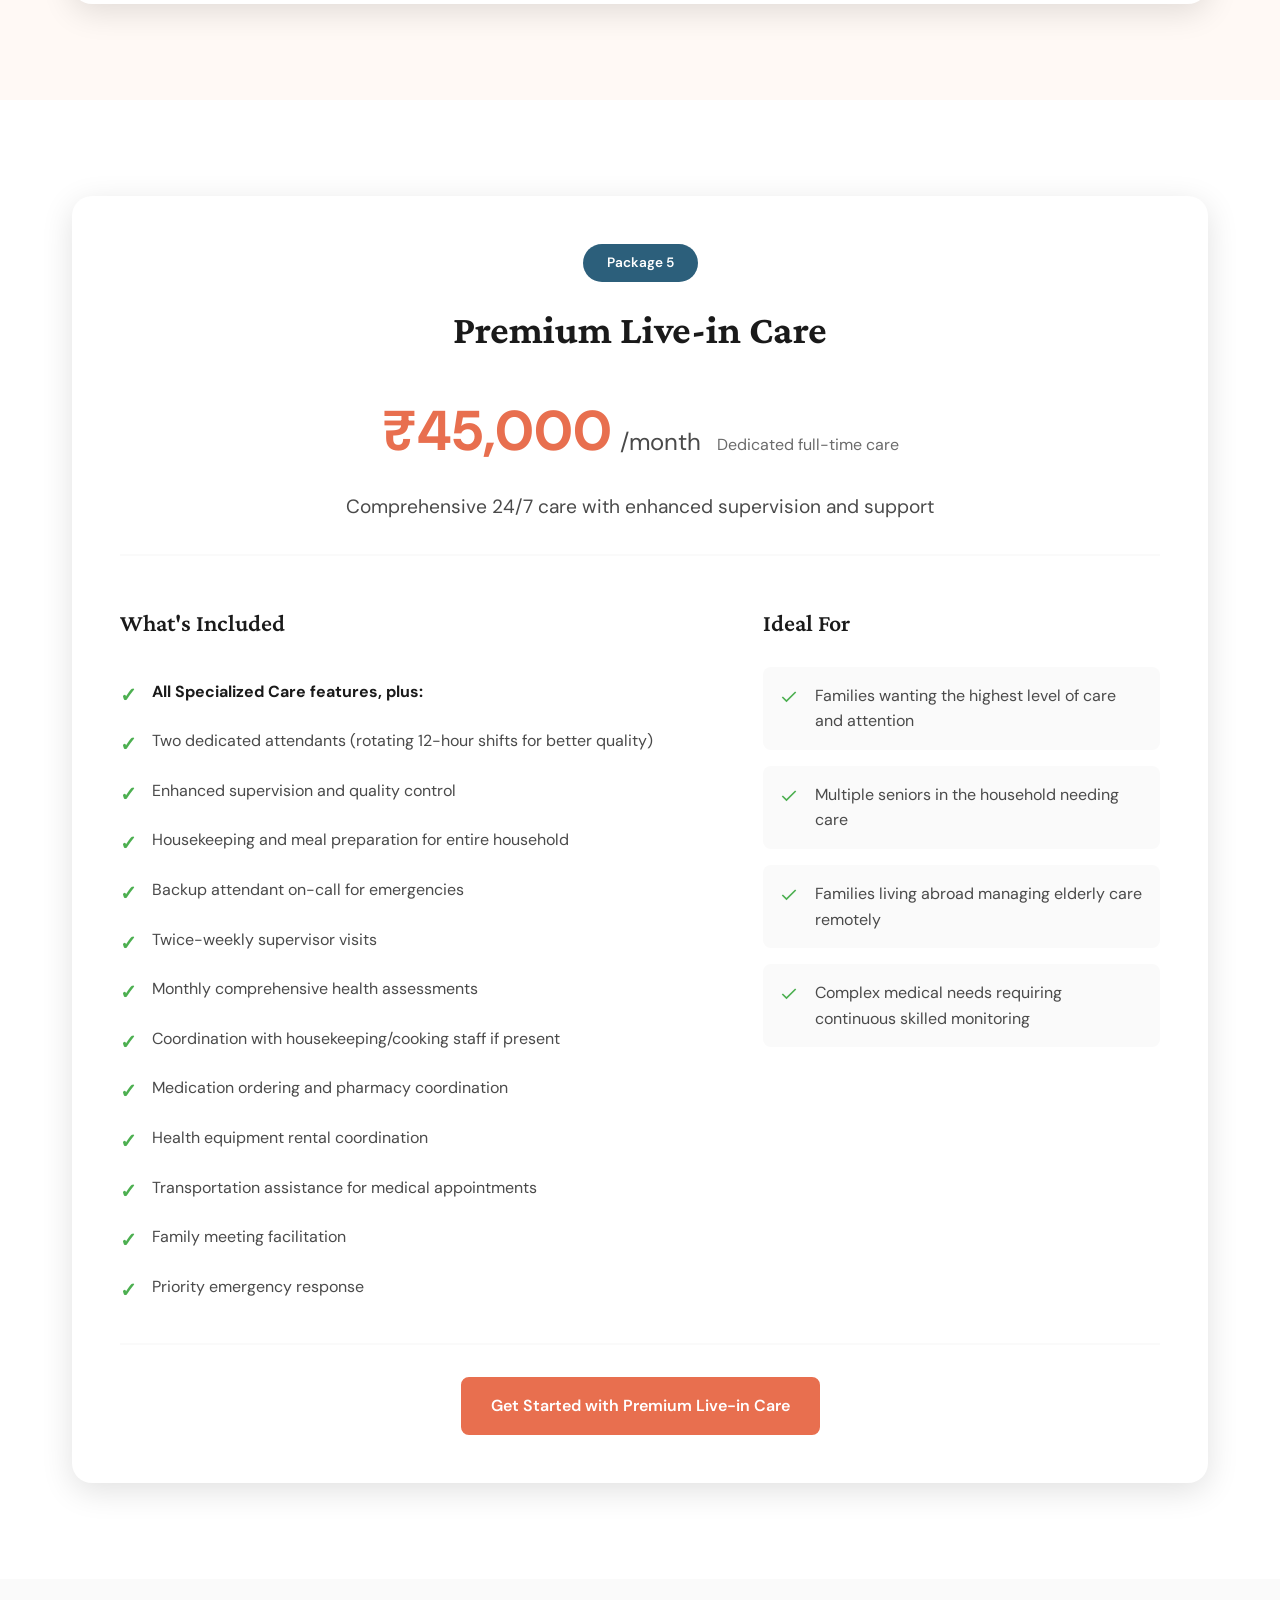
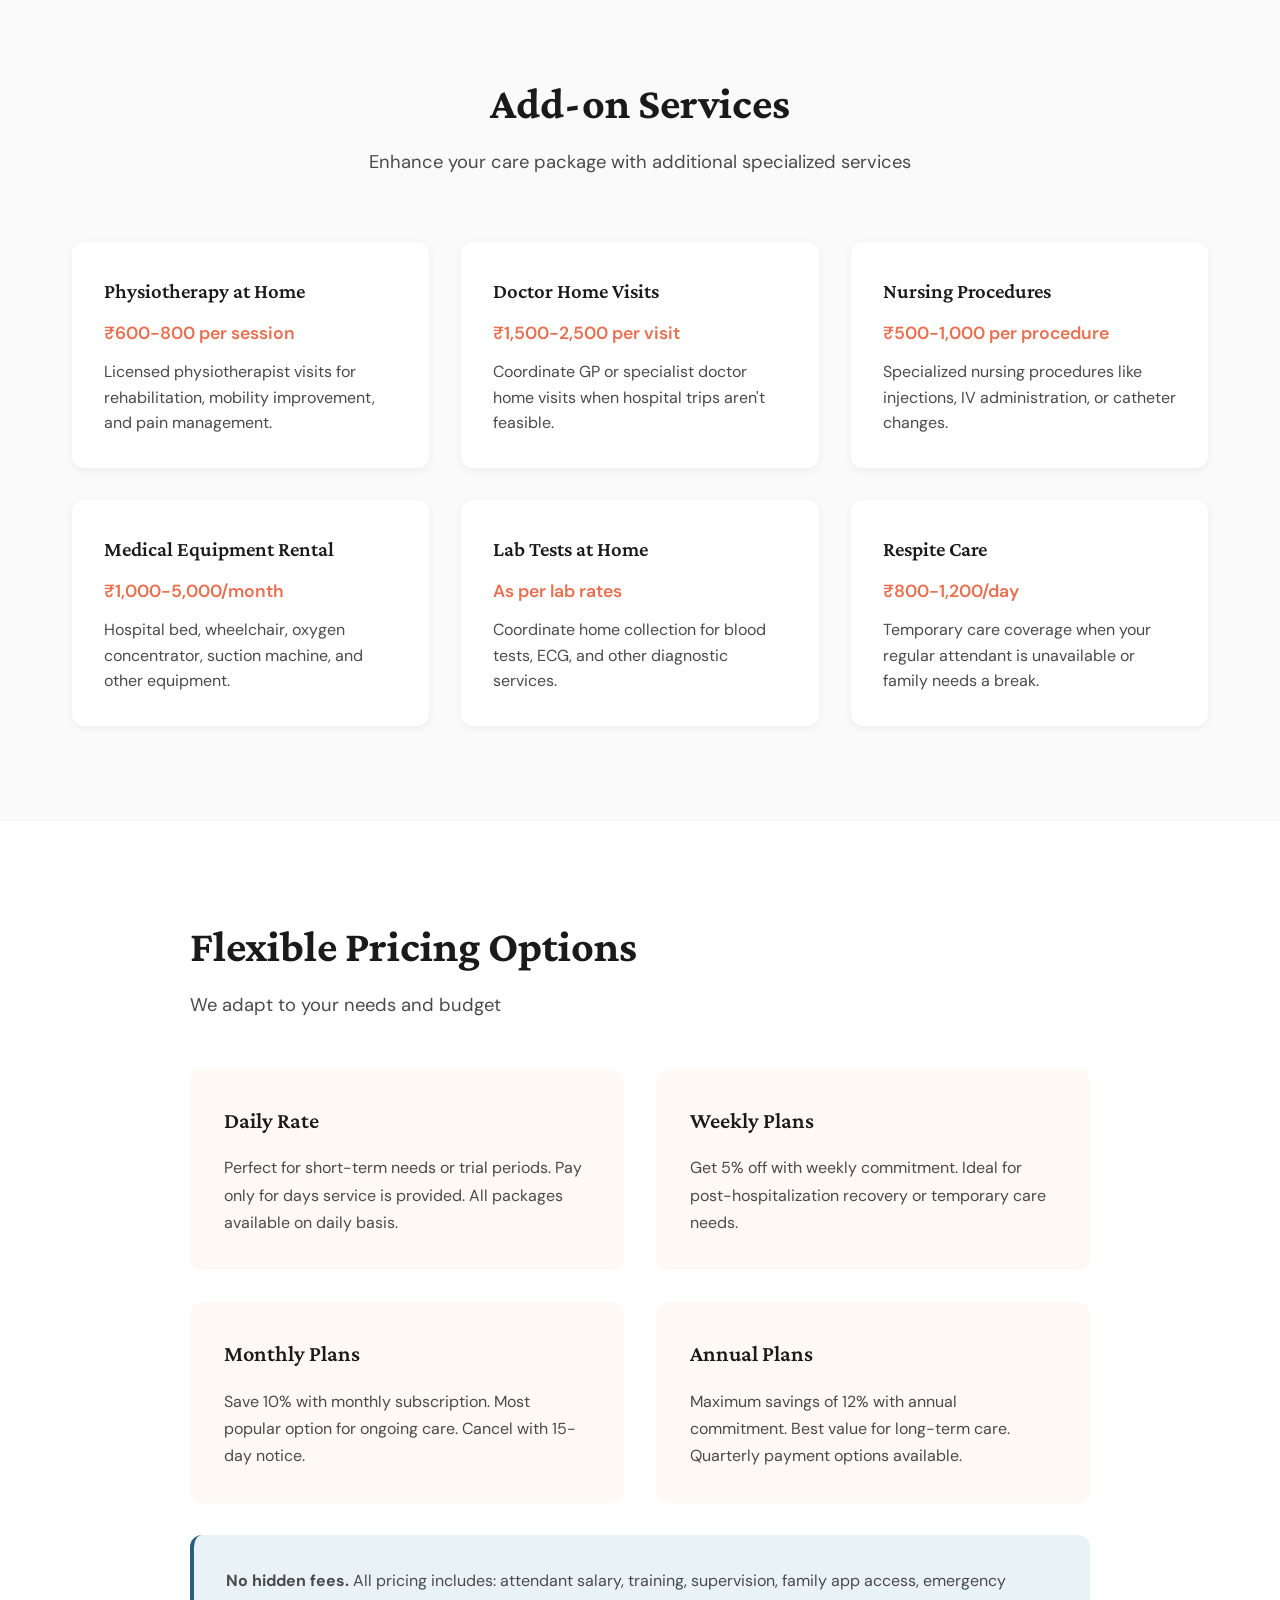
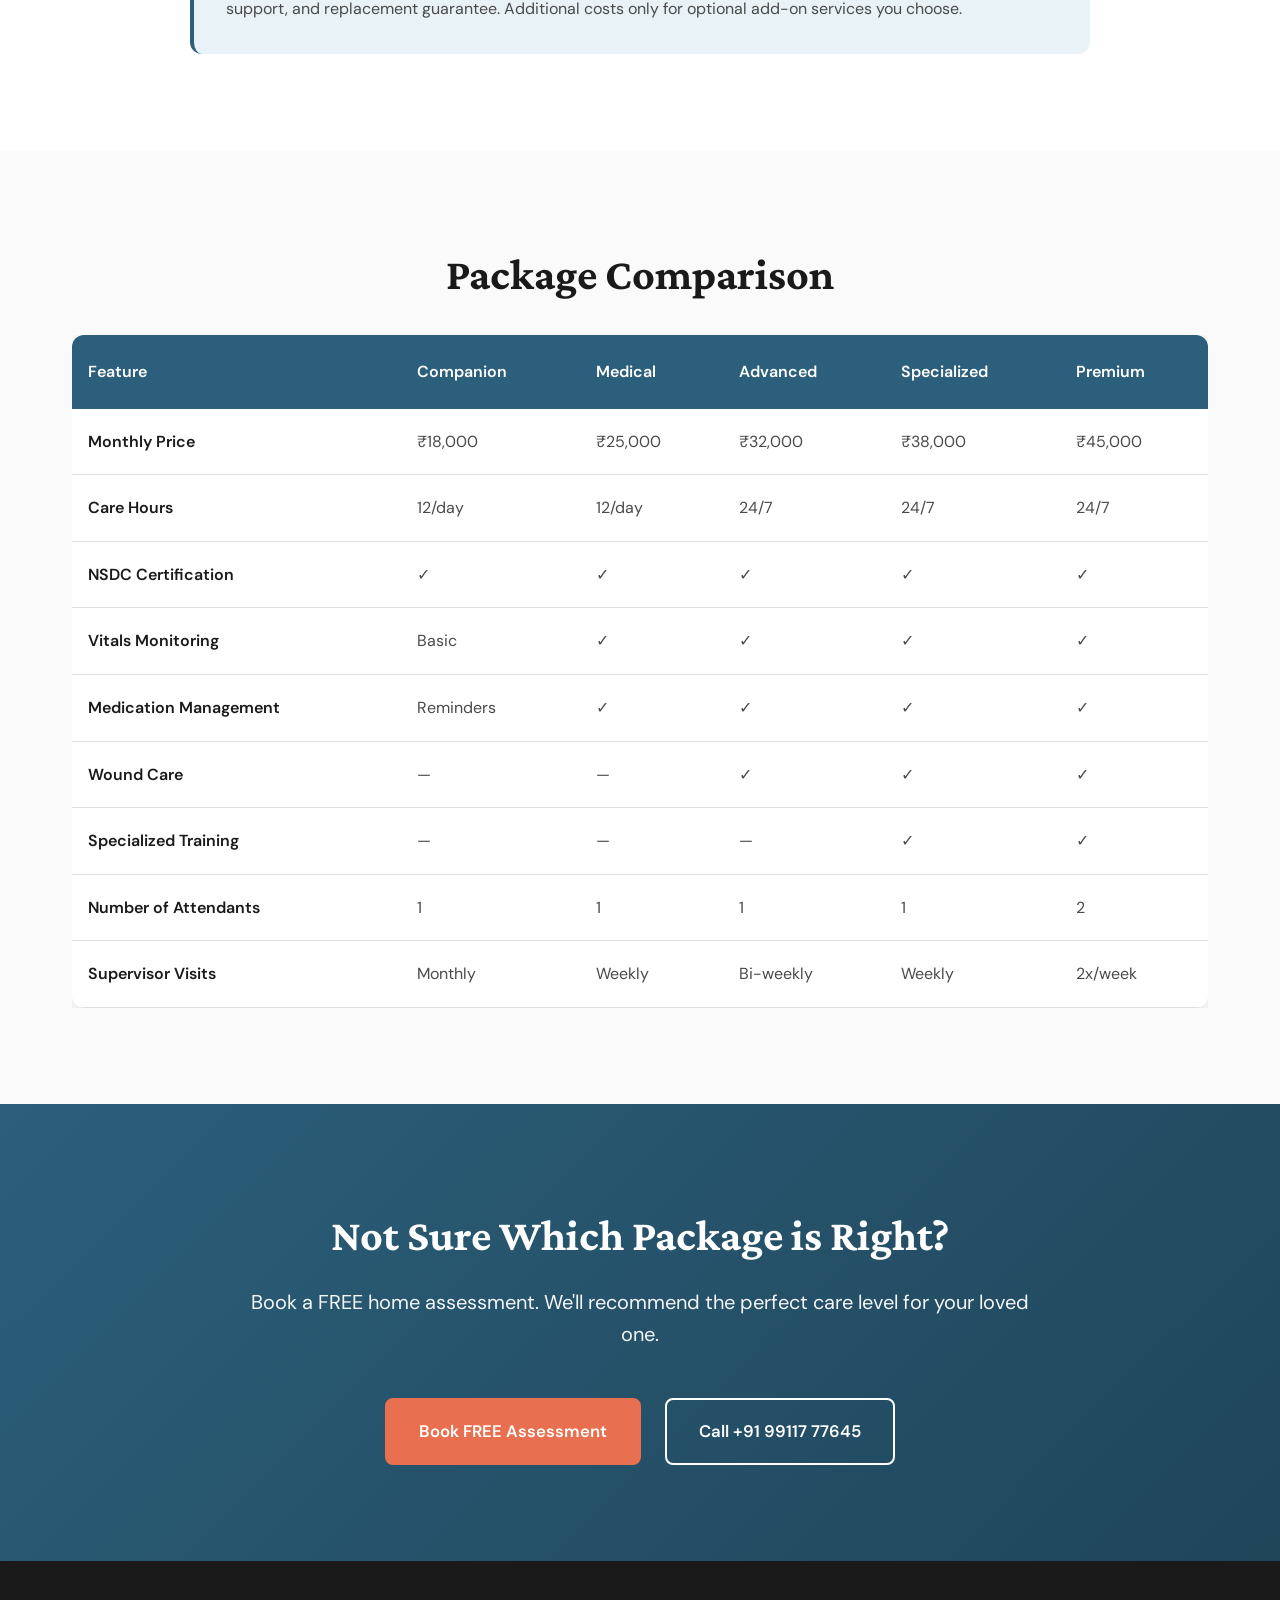
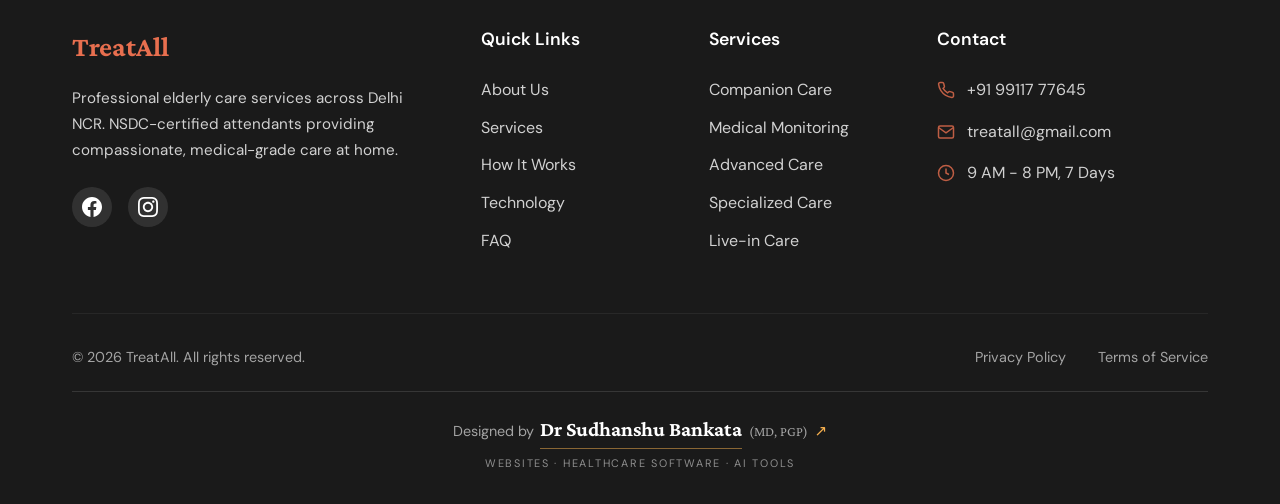
<file: services.html>
<!DOCTYPE html>
<html lang="en">
<head>
    <meta charset="UTF-8">
    <meta name="viewport" content="width=device-width, initial-scale=1.0">
    <title>Services & Pricing - TreatAll | Elderly Care Packages</title>
    <meta name="description" content="Comprehensive elderly care services across Delhi NCR. From companion care to advanced medical monitoring. Flexible packages starting at ₹18,000/month.">
    <link rel="preconnect" href="https://fonts.googleapis.com">
    <link rel="preconnect" href="https://fonts.gstatic.com" crossorigin>
    <link href="https://fonts.googleapis.com/css2?family=Crimson+Pro:wght@400;600;700&family=DM+Sans:wght@400;500;700&display=swap" rel="stylesheet">
    <link rel="stylesheet" href="styles.css?v=cea196c8">
</head>
<body>
    <!-- Navigation -->
    <nav class="navbar" id="navbar">
        <div class="container nav-container">
            <a href="index.html" class="logo">
                <span class="logo-text">TreatAll</span>
                <span class="logo-tagline">Caring with Excellence</span>
            </a>
            <button class="mobile-toggle" id="mobileToggle" aria-label="Toggle menu">
                <span></span>
                <span></span>
                <span></span>
            </button>
            <ul class="nav-menu" id="navMenu">
                <li><a href="index.html" class="nav-link">Home</a></li>
                <li><a href="about.html" class="nav-link">About Us</a></li>
                <li><a href="services.html" class="nav-link active">Services</a></li>
                <li><a href="how-it-works.html" class="nav-link">How It Works</a></li>
                <li><a href="technology.html" class="nav-link">Technology</a></li>
                <li><a href="faq.html" class="nav-link">FAQ</a></li>
                <li><a href="contact.html" class="nav-link">Contact</a></li>
            </ul>
            <div class="nav-cta">
                <a href="tel:+919911777645" class="btn btn-secondary btn-sm">Call Now</a>
                <a href="contact.html" class="btn btn-primary btn-sm">Book Consultation</a>
            </div>
        </div>
    </nav>

    <!-- Page Header -->
    <section class="page-header">
        <div class="container">
            <h1 class="page-title">Our Services & Pricing</h1>
            <p class="page-subtitle">Comprehensive elderly care solutions tailored to every need</p>
        </div>
    </section>

    <!-- Service Packages Overview -->
    <section class="section services-intro">
        <div class="container">
            <div class="intro-content">
                <h2 class="section-title">Choose the Right Level of Care</h2>
                <p class="lead-text">Every family's needs are unique. Our five specialized packages ensure you get exactly the right level of support—from companionship to advanced medical care—with complete flexibility to adjust as needs change.</p>
            </div>
        </div>
    </section>

    <!-- Detailed Service Packages -->
    <section class="section" id="companion">
        <div class="container">
            <div class="service-detail">
                <div class="service-header-detail">
                    <div class="service-badge">Package 1</div>
                    <h2 class="service-title-large">Companion Care</h2>
                    <div class="service-price-large">
                        <span class="price">₹18,000</span>
                        <span class="period">/month</span>
                        <span class="daily-rate">or ₹700/day</span>
                    </div>
                    <p class="service-tagline">Perfect for active seniors who need daily assistance and companionship</p>
                </div>
                
                <div class="service-content-grid">
                    <div class="service-includes">
                        <h3>What's Included</h3>
                        <ul class="service-feature-list">
                            <li>12-hour daily shifts (day or night)</li>
                            <li>Help with daily activities (bathing, dressing, grooming)</li>
                            <li>Meal preparation and feeding assistance</li>
                            <li>Medication reminders (non-medical)</li>
                            <li>Light housekeeping</li>
                            <li>Companionship and conversation</li>
                            <li>Assistance with mobility around the home</li>
                            <li>Shopping and errand support</li>
                            <li>Basic vitals monitoring (temperature, pulse)</li>
                            <li>Daily activity reports via app</li>
                        </ul>
                    </div>
                    
                    <div class="service-ideal">
                        <h3>Ideal For</h3>
                        <div class="ideal-scenarios">
                            <div class="scenario-item">
                                <svg viewBox="0 0 24 24" fill="none" stroke="currentColor" stroke-width="2">
                                    <polyline points="20 6 9 17 4 12"></polyline>
                                </svg>
                                <span>Seniors who are generally independent but need help with certain tasks</span>
                            </div>
                            <div class="scenario-item">
                                <svg viewBox="0 0 24 24" fill="none" stroke="currentColor" stroke-width="2">
                                    <polyline points="20 6 9 17 4 12"></polyline>
                                </svg>
                                <span>Families concerned about loneliness and isolation</span>
                            </div>
                            <div class="scenario-item">
                                <svg viewBox="0 0 24 24" fill="none" stroke="currentColor" stroke-width="2">
                                    <polyline points="20 6 9 17 4 12"></polyline>
                                </svg>
                                <span>Post-hospitalization recovery (non-medical)</span>
                            </div>
                            <div class="scenario-item">
                                <svg viewBox="0 0 24 24" fill="none" stroke="currentColor" stroke-width="2">
                                    <polyline points="20 6 9 17 4 12"></polyline>
                                </svg>
                                <span>When family members work during the day</span>
                            </div>
                        </div>
                    </div>
                </div>
                
                <div class="service-footer-cta">
                    <a href="contact.html" class="btn btn-primary">Get Started with Companion Care</a>
                </div>
            </div>
        </div>
    </section>

    <section class="section section-alt" id="medical">
        <div class="container">
            <div class="service-detail">
                <div class="service-header-detail">
                    <div class="service-badge badge-featured">Package 2 • Most Popular</div>
                    <h2 class="service-title-large">Medical Monitoring</h2>
                    <div class="service-price-large">
                        <span class="price">₹25,000</span>
                        <span class="period">/month</span>
                        <span class="daily-rate">or ₹950/day</span>
                    </div>
                    <p class="service-tagline">Professional medical monitoring for chronic conditions and health management</p>
                </div>
                
                <div class="service-content-grid">
                    <div class="service-includes">
                        <h3>What's Included</h3>
                        <ul class="service-feature-list">
                            <li><strong>All Companion Care features, plus:</strong></li>
                            <li>NSDC-certified medical attendant</li>
                            <li>Comprehensive vitals monitoring (BP, sugar, oxygen, temperature)</li>
                            <li>Medication administration and management</li>
                            <li>Diabetes care (insulin administration, diet tracking)</li>
                            <li>Hypertension management</li>
                            <li>Doctor visit coordination and accompaniment</li>
                            <li>Health record maintenance</li>
                            <li>Lab test coordination</li>
                            <li>Digital health reports for doctor consultations</li>
                            <li>Real-time health alerts via family app</li>
                            <li>Weekly supervisor health reviews</li>
                        </ul>
                    </div>
                    
                    <div class="service-ideal">
                        <h3>Ideal For</h3>
                        <div class="ideal-scenarios">
                            <div class="scenario-item">
                                <svg viewBox="0 0 24 24" fill="none" stroke="currentColor" stroke-width="2">
                                    <polyline points="20 6 9 17 4 12"></polyline>
                                </svg>
                                <span>Managing chronic conditions (diabetes, hypertension, heart disease)</span>
                            </div>
                            <div class="scenario-item">
                                <svg viewBox="0 0 24 24" fill="none" stroke="currentColor" stroke-width="2">
                                    <polyline points="20 6 9 17 4 12"></polyline>
                                </svg>
                                <span>Seniors on multiple medications requiring precise administration</span>
                            </div>
                            <div class="scenario-item">
                                <svg viewBox="0 0 24 24" fill="none" stroke="currentColor" stroke-width="2">
                                    <polyline points="20 6 9 17 4 12"></polyline>
                                </svg>
                                <span>Families living in different cities wanting remote health monitoring</span>
                            </div>
                            <div class="scenario-item">
                                <svg viewBox="0 0 24 24" fill="none" stroke="currentColor" stroke-width="2">
                                    <polyline points="20 6 9 17 4 12"></polyline>
                                </svg>
                                <span>Post-hospitalization with ongoing medical needs</span>
                            </div>
                        </div>
                    </div>
                </div>
                
                <div class="service-footer-cta">
                    <a href="contact.html" class="btn btn-primary">Get Started with Medical Monitoring</a>
                </div>
            </div>
        </div>
    </section>

    <section class="section" id="advanced">
        <div class="container">
            <div class="service-detail">
                <div class="service-header-detail">
                    <div class="service-badge">Package 3</div>
                    <h2 class="service-title-large">Advanced Care</h2>
                    <div class="service-price-large">
                        <span class="price">₹32,000</span>
                        <span class="period">/month</span>
                        <span class="daily-rate">Live-in 24/7 care</span>
                    </div>
                    <p class="service-tagline">Round-the-clock medical care for complex health needs</p>
                </div>
                
                <div class="service-content-grid">
                    <div class="service-includes">
                        <h3>What's Included</h3>
                        <ul class="service-feature-list">
                            <li><strong>All Medical Monitoring features, plus:</strong></li>
                            <li>24-hour live-in care (attendant stays at home)</li>
                            <li>Post-surgical wound care and dressing</li>
                            <li>Catheter care and management</li>
                            <li>Tracheostomy care</li>
                            <li>Feeding tube assistance (NG tube, PEG tube)</li>
                            <li>Bedsore prevention and treatment</li>
                            <li>Oxygen therapy monitoring</li>
                            <li>Physiotherapy exercises (basic)</li>
                            <li>Intensive mobility assistance</li>
                            <li>Night-time monitoring and care</li>
                            <li>Emergency response protocols</li>
                            <li>Bi-weekly supervisor assessments</li>
                        </ul>
                    </div>
                    
                    <div class="service-ideal">
                        <h3>Ideal For</h3>
                        <div class="ideal-scenarios">
                            <div class="scenario-item">
                                <svg viewBox="0 0 24 24" fill="none" stroke="currentColor" stroke-width="2">
                                    <polyline points="20 6 9 17 4 12"></polyline>
                                </svg>
                                <span>Post-surgery recovery requiring medical procedures</span>
                            </div>
                            <div class="scenario-item">
                                <svg viewBox="0 0 24 24" fill="none" stroke="currentColor" stroke-width="2">
                                    <polyline points="20 6 9 17 4 12"></polyline>
                                </svg>
                                <span>Bedbound or severely limited mobility patients</span>
                            </div>
                            <div class="scenario-item">
                                <svg viewBox="0 0 24 24" fill="none" stroke="currentColor" stroke-width="2">
                                    <polyline points="20 6 9 17 4 12"></polyline>
                                </svg>
                                <span>Complex medical equipment requiring skilled monitoring</span>
                            </div>
                            <div class="scenario-item">
                                <svg viewBox="0 0 24 24" fill="none" stroke="currentColor" stroke-width="2">
                                    <polyline points="20 6 9 17 4 12"></polyline>
                                </svg>
                                <span>Seniors requiring constant supervision and care</span>
                            </div>
                        </div>
                    </div>
                </div>
                
                <div class="service-footer-cta">
                    <a href="contact.html" class="btn btn-primary">Get Started with Advanced Care</a>
                </div>
            </div>
        </div>
    </section>

    <section class="section section-alt" id="specialized">
        <div class="container">
            <div class="service-detail">
                <div class="service-header-detail">
                    <div class="service-badge">Package 4</div>
                    <h2 class="service-title-large">Specialized Care</h2>
                    <div class="service-price-large">
                        <span class="price">₹38,000</span>
                        <span class="period">/month</span>
                        <span class="daily-rate">Condition-specific expertise</span>
                    </div>
                    <p class="service-tagline">Expert care for dementia, Parkinson's, stroke recovery, and palliative needs</p>
                </div>
                
                <div class="service-content-grid">
                    <div class="service-includes">
                        <h3>What's Included</h3>
                        <ul class="service-feature-list">
                            <li><strong>All Advanced Care features, plus:</strong></li>
                            <li>Specialized training for specific conditions</li>
                            <li><strong>Dementia/Alzheimer's Care:</strong> Memory care, behavioral management, safety monitoring</li>
                            <li><strong>Parkinson's Care:</strong> Movement assistance, medication timing, fall prevention</li>
                            <li><strong>Stroke Recovery:</strong> Rehabilitation support, speech therapy assistance, mobility training</li>
                            <li><strong>Palliative Care:</strong> Pain management, comfort care, emotional support</li>
                            <li>Cognitive stimulation activities</li>
                            <li>Physical therapy exercises (advanced)</li>
                            <li>Nutritional management for specific conditions</li>
                            <li>Family counseling and support</li>
                            <li>Coordination with specialist doctors</li>
                            <li>Customized care protocols</li>
                            <li>Weekly specialist supervisor consultations</li>
                        </ul>
                    </div>
                    
                    <div class="service-ideal">
                        <h3>Ideal For</h3>
                        <div class="ideal-scenarios">
                            <div class="scenario-item">
                                <svg viewBox="0 0 24 24" fill="none" stroke="currentColor" stroke-width="2">
                                    <polyline points="20 6 9 17 4 12"></polyline>
                                </svg>
                                <span>Dementia or Alzheimer's patients requiring specialized approach</span>
                            </div>
                            <div class="scenario-item">
                                <svg viewBox="0 0 24 24" fill="none" stroke="currentColor" stroke-width="2">
                                    <polyline points="20 6 9 17 4 12"></polyline>
                                </svg>
                                <span>Parkinson's disease with motor challenges</span>
                            </div>
                            <div class="scenario-item">
                                <svg viewBox="0 0 24 24" fill="none" stroke="currentColor" stroke-width="2">
                                    <polyline points="20 6 9 17 4 12"></polyline>
                                </svg>
                                <span>Post-stroke rehabilitation at home</span>
                            </div>
                            <div class="scenario-item">
                                <svg viewBox="0 0 24 24" fill="none" stroke="currentColor" stroke-width="2">
                                    <polyline points="20 6 9 17 4 12"></polyline>
                                </svg>
                                <span>End-of-life care with dignity and comfort</span>
                            </div>
                        </div>
                    </div>
                </div>
                
                <div class="service-footer-cta">
                    <a href="contact.html" class="btn btn-primary">Get Started with Specialized Care</a>
                </div>
            </div>
        </div>
    </section>

    <section class="section" id="live-in">
        <div class="container">
            <div class="service-detail">
                <div class="service-header-detail">
                    <div class="service-badge">Package 5</div>
                    <h2 class="service-title-large">Premium Live-in Care</h2>
                    <div class="service-price-large">
                        <span class="price">₹45,000</span>
                        <span class="period">/month</span>
                        <span class="daily-rate">Dedicated full-time care</span>
                    </div>
                    <p class="service-tagline">Comprehensive 24/7 care with enhanced supervision and support</p>
                </div>
                
                <div class="service-content-grid">
                    <div class="service-includes">
                        <h3>What's Included</h3>
                        <ul class="service-feature-list">
                            <li><strong>All Specialized Care features, plus:</strong></li>
                            <li>Two dedicated attendants (rotating 12-hour shifts for better quality)</li>
                            <li>Enhanced supervision and quality control</li>
                            <li>Housekeeping and meal preparation for entire household</li>
                            <li>Backup attendant on-call for emergencies</li>
                            <li>Twice-weekly supervisor visits</li>
                            <li>Monthly comprehensive health assessments</li>
                            <li>Coordination with housekeeping/cooking staff if present</li>
                            <li>Medication ordering and pharmacy coordination</li>
                            <li>Health equipment rental coordination</li>
                            <li>Transportation assistance for medical appointments</li>
                            <li>Family meeting facilitation</li>
                            <li>Priority emergency response</li>
                        </ul>
                    </div>
                    
                    <div class="service-ideal">
                        <h3>Ideal For</h3>
                        <div class="ideal-scenarios">
                            <div class="scenario-item">
                                <svg viewBox="0 0 24 24" fill="none" stroke="currentColor" stroke-width="2">
                                    <polyline points="20 6 9 17 4 12"></polyline>
                                </svg>
                                <span>Families wanting the highest level of care and attention</span>
                            </div>
                            <div class="scenario-item">
                                <svg viewBox="0 0 24 24" fill="none" stroke="currentColor" stroke-width="2">
                                    <polyline points="20 6 9 17 4 12"></polyline>
                                </svg>
                                <span>Multiple seniors in the household needing care</span>
                            </div>
                            <div class="scenario-item">
                                <svg viewBox="0 0 24 24" fill="none" stroke="currentColor" stroke-width="2">
                                    <polyline points="20 6 9 17 4 12"></polyline>
                                </svg>
                                <span>Families living abroad managing elderly care remotely</span>
                            </div>
                            <div class="scenario-item">
                                <svg viewBox="0 0 24 24" fill="none" stroke="currentColor" stroke-width="2">
                                    <polyline points="20 6 9 17 4 12"></polyline>
                                </svg>
                                <span>Complex medical needs requiring continuous skilled monitoring</span>
                            </div>
                        </div>
                    </div>
                </div>
                
                <div class="service-footer-cta">
                    <a href="contact.html" class="btn btn-primary">Get Started with Premium Live-in Care</a>
                </div>
            </div>
        </div>
    </section>

    <!-- Add-on Services -->
    <section class="section addons-section">
        <div class="container">
            <div class="section-header">
                <h2 class="section-title">Add-on Services</h2>
                <p class="section-subtitle">Enhance your care package with additional specialized services</p>
            </div>
            <div class="addons-grid">
                <div class="addon-card">
                    <h3>Physiotherapy at Home</h3>
                    <p class="addon-price">₹600-800 per session</p>
                    <p>Licensed physiotherapist visits for rehabilitation, mobility improvement, and pain management.</p>
                </div>
                <div class="addon-card">
                    <h3>Doctor Home Visits</h3>
                    <p class="addon-price">₹1,500-2,500 per visit</p>
                    <p>Coordinate GP or specialist doctor home visits when hospital trips aren't feasible.</p>
                </div>
                <div class="addon-card">
                    <h3>Nursing Procedures</h3>
                    <p class="addon-price">₹500-1,000 per procedure</p>
                    <p>Specialized nursing procedures like injections, IV administration, or catheter changes.</p>
                </div>
                <div class="addon-card">
                    <h3>Medical Equipment Rental</h3>
                    <p class="addon-price">₹1,000-5,000/month</p>
                    <p>Hospital bed, wheelchair, oxygen concentrator, suction machine, and other equipment.</p>
                </div>
                <div class="addon-card">
                    <h3>Lab Tests at Home</h3>
                    <p class="addon-price">As per lab rates</p>
                    <p>Coordinate home collection for blood tests, ECG, and other diagnostic services.</p>
                </div>
                <div class="addon-card">
                    <h3>Respite Care</h3>
                    <p class="addon-price">₹800-1,200/day</p>
                    <p>Temporary care coverage when your regular attendant is unavailable or family needs a break.</p>
                </div>
            </div>
        </div>
    </section>

    <!-- Pricing Flexibility -->
    <section class="section pricing-flex-section">
        <div class="container">
            <div class="pricing-flex-content">
                <h2 class="section-title">Flexible Pricing Options</h2>
                <p class="section-subtitle">We adapt to your needs and budget</p>
                <div class="pricing-options-grid">
                    <div class="pricing-option">
                        <h3>Daily Rate</h3>
                        <p>Perfect for short-term needs or trial periods. Pay only for days service is provided. All packages available on daily basis.</p>
                    </div>
                    <div class="pricing-option">
                        <h3>Weekly Plans</h3>
                        <p>Get 5% off with weekly commitment. Ideal for post-hospitalization recovery or temporary care needs.</p>
                    </div>
                    <div class="pricing-option">
                        <h3>Monthly Plans</h3>
                        <p>Save 10% with monthly subscription. Most popular option for ongoing care. Cancel with 15-day notice.</p>
                    </div>
                    <div class="pricing-option">
                        <h3>Annual Plans</h3>
                        <p>Maximum savings of 12% with annual commitment. Best value for long-term care. Quarterly payment options available.</p>
                    </div>
                </div>
                <div class="pricing-note">
                    <p><strong>No hidden fees.</strong> All pricing includes: attendant salary, training, supervision, family app access, emergency support, and replacement guarantee. Additional costs only for optional add-on services you choose.</p>
                </div>
            </div>
        </div>
    </section>

    <!-- Comparison Table -->
    <section class="section comparison-section">
        <div class="container">
            <h2 class="section-title center">Package Comparison</h2>
            <div class="comparison-table-wrapper">
                <table class="comparison-table">
                    <thead>
                        <tr>
                            <th>Feature</th>
                            <th>Companion</th>
                            <th>Medical</th>
                            <th>Advanced</th>
                            <th>Specialized</th>
                            <th>Premium</th>
                        </tr>
                    </thead>
                    <tbody>
                        <tr>
                            <td>Monthly Price</td>
                            <td>₹18,000</td>
                            <td>₹25,000</td>
                            <td>₹32,000</td>
                            <td>₹38,000</td>
                            <td>₹45,000</td>
                        </tr>
                        <tr>
                            <td>Care Hours</td>
                            <td>12/day</td>
                            <td>12/day</td>
                            <td>24/7</td>
                            <td>24/7</td>
                            <td>24/7</td>
                        </tr>
                        <tr>
                            <td>NSDC Certification</td>
                            <td>✓</td>
                            <td>✓</td>
                            <td>✓</td>
                            <td>✓</td>
                            <td>✓</td>
                        </tr>
                        <tr>
                            <td>Vitals Monitoring</td>
                            <td>Basic</td>
                            <td>✓</td>
                            <td>✓</td>
                            <td>✓</td>
                            <td>✓</td>
                        </tr>
                        <tr>
                            <td>Medication Management</td>
                            <td>Reminders</td>
                            <td>✓</td>
                            <td>✓</td>
                            <td>✓</td>
                            <td>✓</td>
                        </tr>
                        <tr>
                            <td>Wound Care</td>
                            <td>—</td>
                            <td>—</td>
                            <td>✓</td>
                            <td>✓</td>
                            <td>✓</td>
                        </tr>
                        <tr>
                            <td>Specialized Training</td>
                            <td>—</td>
                            <td>—</td>
                            <td>—</td>
                            <td>✓</td>
                            <td>✓</td>
                        </tr>
                        <tr>
                            <td>Number of Attendants</td>
                            <td>1</td>
                            <td>1</td>
                            <td>1</td>
                            <td>1</td>
                            <td>2</td>
                        </tr>
                        <tr>
                            <td>Supervisor Visits</td>
                            <td>Monthly</td>
                            <td>Weekly</td>
                            <td>Bi-weekly</td>
                            <td>Weekly</td>
                            <td>2x/week</td>
                        </tr>
                    </tbody>
                </table>
            </div>
        </div>
    </section>

    <!-- CTA Section -->
    <section class="section cta-section">
        <div class="container">
            <div class="cta-content">
                <h2 class="cta-title">Not Sure Which Package is Right?</h2>
                <p class="cta-subtitle">Book a FREE home assessment. We'll recommend the perfect care level for your loved one.</p>
                <div class="cta-buttons">
                    <a href="contact.html" class="btn btn-primary btn-lg">Book FREE Assessment</a>
                    <a href="tel:+919911777645" class="btn btn-outline btn-lg" style="border-color: white; color: white;">Call +91 99117 77645</a>
                </div>
            </div>
        </div>
    </section>

    <!-- Footer -->
    <footer class="footer">
        <div class="container">
            <div class="footer-content">
                <div class="footer-col">
                    <h3 class="footer-title">TreatAll</h3>
                    <p class="footer-description">Professional elderly care services across Delhi NCR. NSDC-certified attendants providing compassionate, medical-grade care at home.</p>
                    <div class="footer-social">
                        <a href="#" class="social-link" aria-label="Facebook">
                            <svg viewBox="0 0 24 24" fill="currentColor">
                                <path d="M24 12.073c0-6.627-5.373-12-12-12s-12 5.373-12 12c0 5.99 4.388 10.954 10.125 11.854v-8.385H7.078v-3.47h3.047V9.43c0-3.007 1.792-4.669 4.533-4.669 1.312 0 2.686.235 2.686.235v2.953H15.83c-1.491 0-1.956.925-1.956 1.874v2.25h3.328l-.532 3.47h-2.796v8.385C19.612 23.027 24 18.062 24 12.073z"/>
                            </svg>
                        </a>
                        <a href="#" class="social-link" aria-label="Instagram">
                            <svg viewBox="0 0 24 24" fill="currentColor">
                                <path d="M12 0C8.74 0 8.333.015 7.053.072 5.775.132 4.905.333 4.14.63c-.789.306-1.459.717-2.126 1.384S.935 3.35.63 4.14C.333 4.905.131 5.775.072 7.053.012 8.333 0 8.74 0 12s.015 3.667.072 4.947c.06 1.277.261 2.148.558 2.913.306.788.717 1.459 1.384 2.126.667.666 1.336 1.079 2.126 1.384.766.296 1.636.499 2.913.558C8.333 23.988 8.74 24 12 24s3.667-.015 4.947-.072c1.277-.06 2.148-.262 2.913-.558.788-.306 1.459-.718 2.126-1.384.666-.667 1.079-1.335 1.384-2.126.296-.765.499-1.636.558-2.913.06-1.28.072-1.687.072-4.947s-.015-3.667-.072-4.947c-.06-1.277-.262-2.149-.558-2.913-.306-.789-.718-1.459-1.384-2.126C21.319 1.347 20.651.935 19.86.63c-.765-.297-1.636-.499-2.913-.558C15.667.012 15.26 0 12 0zm0 2.16c3.203 0 3.585.016 4.85.071 1.17.055 1.805.249 2.227.415.562.217.96.477 1.382.896.419.42.679.819.896 1.381.164.422.36 1.057.413 2.227.057 1.266.07 1.646.07 4.85s-.015 3.585-.074 4.85c-.061 1.17-.256 1.805-.421 2.227-.224.562-.479.96-.899 1.382-.419.419-.824.679-1.38.896-.42.164-1.065.36-2.235.413-1.274.057-1.649.07-4.859.07-3.211 0-3.586-.015-4.859-.074-1.171-.061-1.816-.256-2.236-.421-.569-.224-.96-.479-1.379-.899-.421-.419-.69-.824-.9-1.38-.165-.42-.359-1.065-.42-2.235-.045-1.26-.061-1.649-.061-4.844 0-3.196.016-3.586.061-4.861.061-1.17.255-1.814.42-2.234.21-.57.479-.96.9-1.381.419-.419.81-.689 1.379-.898.42-.166 1.051-.361 2.221-.421 1.275-.045 1.65-.06 4.859-.06l.045.03zm0 3.678c-3.405 0-6.162 2.76-6.162 6.162 0 3.405 2.76 6.162 6.162 6.162 3.405 0 6.162-2.76 6.162-6.162 0-3.405-2.76-6.162-6.162-6.162zM12 16c-2.21 0-4-1.79-4-4s1.79-4 4-4 4 1.79 4 4-1.79 4-4 4zm7.846-10.405c0 .795-.646 1.44-1.44 1.44-.795 0-1.44-.646-1.44-1.44 0-.794.646-1.439 1.44-1.439.793-.001 1.44.645 1.44 1.439z"/>
                            </svg>
                        </a>
                    </div>
                </div>
                <div class="footer-col">
                    <h4 class="footer-heading">Quick Links</h4>
                    <ul class="footer-links">
                        <li><a href="about.html">About Us</a></li>
                        <li><a href="services.html">Services</a></li>
                        <li><a href="how-it-works.html">How It Works</a></li>
                        <li><a href="technology.html">Technology</a></li>
                        <li><a href="faq.html">FAQ</a></li>
                    </ul>
                </div>
                <div class="footer-col">
                    <h4 class="footer-heading">Services</h4>
                    <ul class="footer-links">
                        <li><a href="services.html#companion">Companion Care</a></li>
                        <li><a href="services.html#medical">Medical Monitoring</a></li>
                        <li><a href="services.html#advanced">Advanced Care</a></li>
                        <li><a href="services.html#specialized">Specialized Care</a></li>
                        <li><a href="services.html#live-in">Live-in Care</a></li>
                    </ul>
                </div>
                <div class="footer-col">
                    <h4 class="footer-heading">Contact</h4>
                    <ul class="footer-contact">
                        <li>
                            <svg viewBox="0 0 24 24" fill="none" stroke="currentColor" stroke-width="2">
                                <path d="M22 16.92v3a2 2 0 01-2.18 2 19.79 19.79 0 01-8.63-3.07 19.5 19.5 0 01-6-6 19.79 19.79 0 01-3.07-8.67A2 2 0 014.11 2h3a2 2 0 012 1.72 12.84 12.84 0 00.7 2.81 2 2 0 01-.45 2.11L8.09 9.91a16 16 0 006 6l1.27-1.27a2 2 0 012.11-.45 12.84 12.84 0 002.81.7A2 2 0 0122 16.92z"></path>
                            </svg>
                            <a href="tel:+919911777645">+91 99117 77645</a>
                        </li>
                        <li>
                            <svg viewBox="0 0 24 24" fill="none" stroke="currentColor" stroke-width="2">
                                <path d="M4 4h16c1.1 0 2 .9 2 2v12c0 1.1-.9 2-2 2H4c-1.1 0-2-.9-2-2V6c0-1.1.9-2 2-2z"></path>
                                <polyline points="22,6 12,13 2,6"></polyline>
                            </svg>
                            <a href="mailto:treatall@gmail.com">treatall@gmail.com</a>
                        </li>
                        <li>
                            <svg viewBox="0 0 24 24" fill="none" stroke="currentColor" stroke-width="2">
                                <circle cx="12" cy="12" r="10"></circle>
                                <polyline points="12 6 12 12 16 14"></polyline>
                            </svg>
                            <span>9 AM - 8 PM, 7 Days</span>
                        </li>
                    </ul>
                </div>
            </div>
            <div class="footer-bottom">
                <p>&copy; 2026 TreatAll. All rights reserved.</p>
                <div class="footer-legal">
                    <a href="#">Privacy Policy</a>
                    <a href="#">Terms of Service</a>
                </div>
            </div>
        <div class="made-by"><a class="mb" href="https://lexmedix.in/services/" target="_blank" rel="noopener" aria-label="Designed by Dr Sudhanshu Bankata (MD, PGP). Website, software and AI services at Lexmedix. Opens in a new tab"><span class="mb-main"><span class="mb-pre">Designed by</span> <span class="mb-name">Dr Sudhanshu Bankata</span> <span class="mb-cred">(MD, PGP)</span><span class="mb-arrow" aria-hidden="true">&#8599;</span></span><span class="mb-sub" aria-hidden="true">Websites &middot; Healthcare software &middot; AI tools</span></a></div>
</div>
    </footer>

    <!-- WhatsApp Float Button -->
    <a href="https://wa.me/919911777645" class="whatsapp-float" target="_blank" aria-label="Chat on WhatsApp">
        <svg viewBox="0 0 24 24" fill="currentColor">
            <path d="M17.472 14.382c-.297-.149-1.758-.867-2.03-.967-.273-.099-.471-.148-.67.15-.197.297-.767.966-.94 1.164-.173.199-.347.223-.644.075-.297-.15-1.255-.463-2.39-1.475-.883-.788-1.48-1.761-1.653-2.059-.173-.297-.018-.458.13-.606.134-.133.298-.347.446-.52.149-.174.198-.298.298-.497.099-.198.05-.371-.025-.52-.075-.149-.669-1.612-.916-2.207-.242-.579-.487-.5-.669-.51-.173-.008-.371-.01-.57-.01-.198 0-.52.074-.792.372-.272.297-1.04 1.016-1.04 2.479 0 1.462 1.065 2.875 1.213 3.074.149.198 2.096 3.2 5.077 4.487.709.306 1.262.489 1.694.625.712.227 1.36.195 1.871.118.571-.085 1.758-.719 2.006-1.413.248-.694.248-1.289.173-1.413-.074-.124-.272-.198-.57-.347m-5.421 7.403h-.004a9.87 9.87 0 01-5.031-1.378l-.361-.214-3.741.982.998-3.648-.235-.374a9.86 9.86 0 01-1.51-5.26c.001-5.45 4.436-9.884 9.888-9.884 2.64 0 5.122 1.03 6.988 2.898a9.825 9.825 0 012.893 6.994c-.003 5.45-4.437 9.884-9.885 9.884m8.413-18.297A11.815 11.815 0 0012.05 0C5.495 0 .16 5.335.157 11.892c0 2.096.547 4.142 1.588 5.945L.057 24l6.305-1.654a11.882 11.882 0 005.683 1.448h.005c6.554 0 11.89-5.335 11.893-11.893a11.821 11.821 0 00-3.48-8.413Z"/>
        </svg>
    </a>

    <script src="script.js"></script>
</body>
</html>
</file>
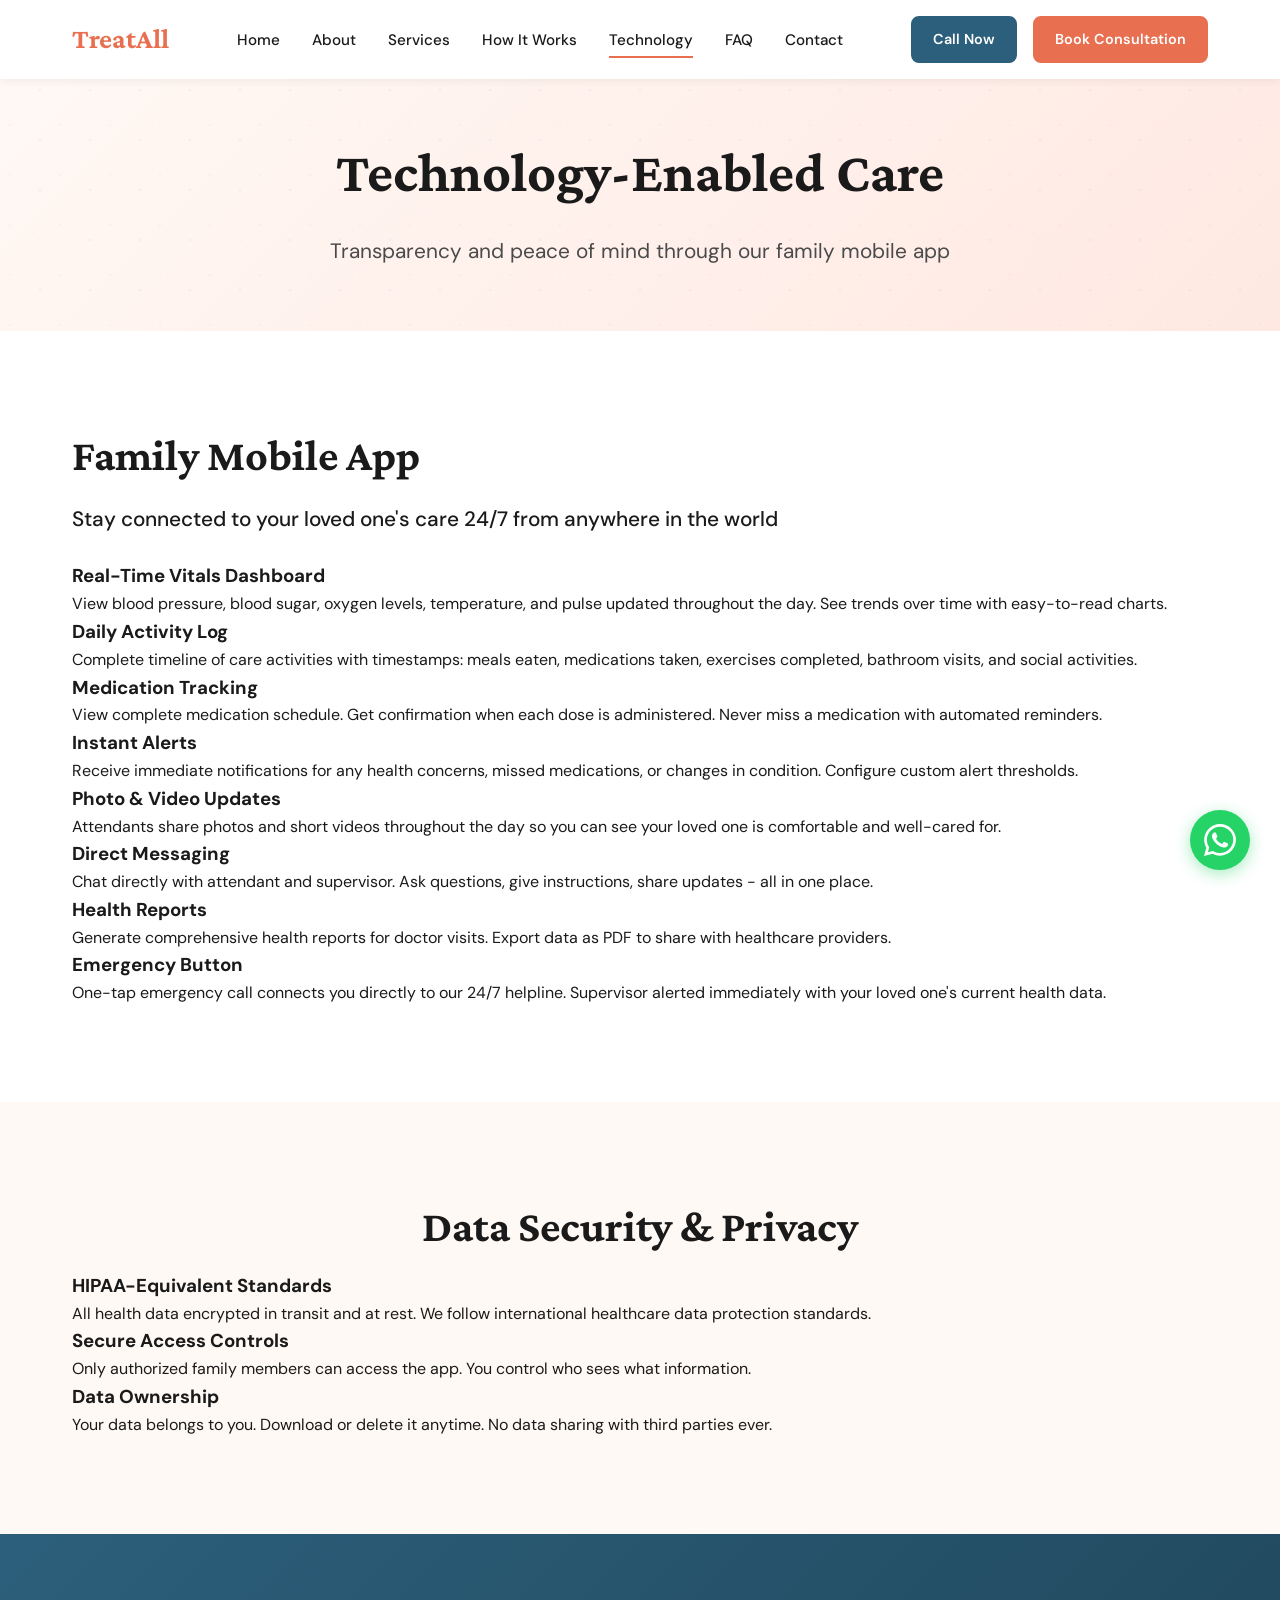
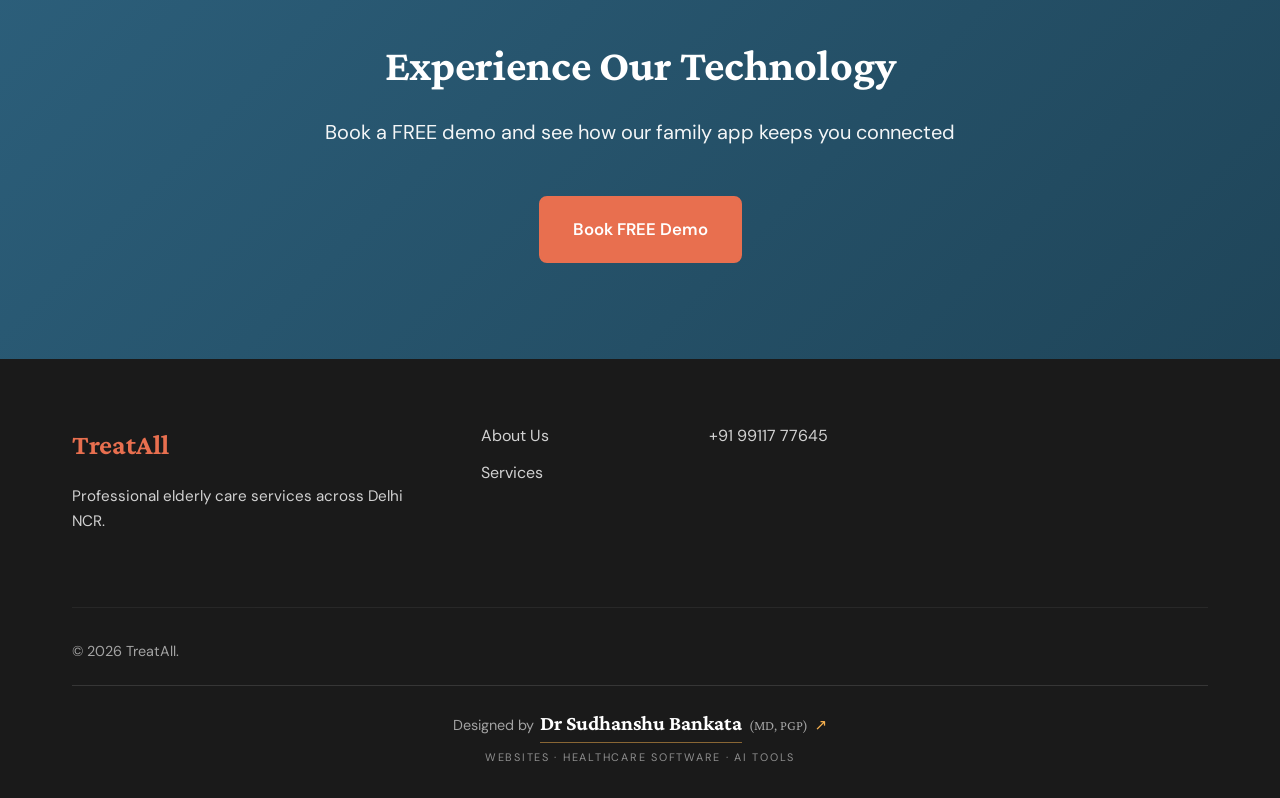
<file: technology.html>
<!DOCTYPE html>
<html lang="en">
<head>
    <meta charset="UTF-8">
    <meta name="viewport" content="width=device-width, initial-scale=1.0">
    <title>Technology - TreatAll | Family App & Real-Time Monitoring</title>
    <link href="https://fonts.googleapis.com/css2?family=Crimson+Pro:wght@400;600;700&family=DM+Sans:wght@400;500;700&display=swap" rel="stylesheet">
    <link rel="stylesheet" href="styles.css?v=cea196c8">
</head>
<body>
    <nav class="navbar" id="navbar">
        <div class="container nav-container">
            <a href="index.html" class="logo"><span class="logo-text">TreatAll</span></a>
            <button class="mobile-toggle" id="mobileToggle"><span></span><span></span><span></span></button>
            <ul class="nav-menu" id="navMenu">
                <li><a href="index.html" class="nav-link">Home</a></li>
                <li><a href="about.html" class="nav-link">About</a></li>
                <li><a href="services.html" class="nav-link">Services</a></li>
                <li><a href="how-it-works.html" class="nav-link">How It Works</a></li>
                <li><a href="technology.html" class="nav-link active">Technology</a></li>
                <li><a href="faq.html" class="nav-link">FAQ</a></li>
                <li><a href="contact.html" class="nav-link">Contact</a></li>
            </ul>
            <div class="nav-cta">
                <a href="tel:+919911777645" class="btn btn-secondary btn-sm">Call Now</a>
                <a href="contact.html" class="btn btn-primary btn-sm">Book Consultation</a>
            </div>
        </div>
    </nav>

    <section class="page-header">
        <div class="container">
            <h1 class="page-title">Technology-Enabled Care</h1>
            <p class="page-subtitle">Transparency and peace of mind through our family mobile app</p>
        </div>
    </section>

    <section class="section">
        <div class="container">
            <div class="tech-feature">
                <h2 class="section-title">Family Mobile App</h2>
                <p class="lead-text">Stay connected to your loved one's care 24/7 from anywhere in the world</p>
                
                <div class="tech-features-grid">
                    <div class="tech-feature-card">
                        <h3>Real-Time Vitals Dashboard</h3>
                        <p>View blood pressure, blood sugar, oxygen levels, temperature, and pulse updated throughout the day. See trends over time with easy-to-read charts.</p>
                    </div>
                    <div class="tech-feature-card">
                        <h3>Daily Activity Log</h3>
                        <p>Complete timeline of care activities with timestamps: meals eaten, medications taken, exercises completed, bathroom visits, and social activities.</p>
                    </div>
                    <div class="tech-feature-card">
                        <h3>Medication Tracking</h3>
                        <p>View complete medication schedule. Get confirmation when each dose is administered. Never miss a medication with automated reminders.</p>
                    </div>
                    <div class="tech-feature-card">
                        <h3>Instant Alerts</h3>
                        <p>Receive immediate notifications for any health concerns, missed medications, or changes in condition. Configure custom alert thresholds.</p>
                    </div>
                    <div class="tech-feature-card">
                        <h3>Photo & Video Updates</h3>
                        <p>Attendants share photos and short videos throughout the day so you can see your loved one is comfortable and well-cared for.</p>
                    </div>
                    <div class="tech-feature-card">
                        <h3>Direct Messaging</h3>
                        <p>Chat directly with attendant and supervisor. Ask questions, give instructions, share updates - all in one place.</p>
                    </div>
                    <div class="tech-feature-card">
                        <h3>Health Reports</h3>
                        <p>Generate comprehensive health reports for doctor visits. Export data as PDF to share with healthcare providers.</p>
                    </div>
                    <div class="tech-feature-card">
                        <h3>Emergency Button</h3>
                        <p>One-tap emergency call connects you directly to our 24/7 helpline. Supervisor alerted immediately with your loved one's current health data.</p>
                    </div>
                </div>
            </div>
        </div>
    </section>

    <section class="section section-alt">
        <div class="container">
            <h2 class="section-title center">Data Security & Privacy</h2>
            <div class="security-features">
                <div class="security-item">
                    <h3>HIPAA-Equivalent Standards</h3>
                    <p>All health data encrypted in transit and at rest. We follow international healthcare data protection standards.</p>
                </div>
                <div class="security-item">
                    <h3>Secure Access Controls</h3>
                    <p>Only authorized family members can access the app. You control who sees what information.</p>
                </div>
                <div class="security-item">
                    <h3>Data Ownership</h3>
                    <p>Your data belongs to you. Download or delete it anytime. No data sharing with third parties ever.</p>
                </div>
            </div>
        </div>
    </section>

    <section class="section cta-section">
        <div class="container">
            <div class="cta-content">
                <h2 class="cta-title">Experience Our Technology</h2>
                <p class="cta-subtitle">Book a FREE demo and see how our family app keeps you connected</p>
                <a href="contact.html" class="btn btn-primary btn-lg">Book FREE Demo</a>
            </div>
        </div>
    </section>

    <footer class="footer">
        <div class="container">
            <div class="footer-content">
                <div class="footer-col">
                    <h3 class="footer-title">TreatAll</h3>
                    <p class="footer-description">Professional elderly care services across Delhi NCR.</p>
                </div>
                <div class="footer-col">
                    <ul class="footer-links">
                        <li><a href="about.html">About Us</a></li>
                        <li><a href="services.html">Services</a></li>
                    </ul>
                </div>
                <div class="footer-col">
                    <ul class="footer-contact">
                        <li><a href="tel:+919911777645">+91 99117 77645</a></li>
                    </ul>
                </div>
            </div>
            <div class="footer-bottom"><p>&copy; 2026 TreatAll.</p></div>
        <div class="made-by"><a class="mb" href="https://lexmedix.in/services/" target="_blank" rel="noopener" aria-label="Designed by Dr Sudhanshu Bankata (MD, PGP). Website, software and AI services at Lexmedix. Opens in a new tab"><span class="mb-main"><span class="mb-pre">Designed by</span> <span class="mb-name">Dr Sudhanshu Bankata</span> <span class="mb-cred">(MD, PGP)</span><span class="mb-arrow" aria-hidden="true">&#8599;</span></span><span class="mb-sub" aria-hidden="true">Websites &middot; Healthcare software &middot; AI tools</span></a></div>
</div>
    </footer>

    <a href="https://wa.me/919911777645" class="whatsapp-float" target="_blank"><svg viewBox="0 0 24 24" fill="currentColor"><path d="M17.472 14.382c-.297-.149-1.758-.867-2.03-.967-.273-.099-.471-.148-.67.15-.197.297-.767.966-.94 1.164-.173.199-.347.223-.644.075-.297-.15-1.255-.463-2.39-1.475-.883-.788-1.48-1.761-1.653-2.059-.173-.297-.018-.458.13-.606.134-.133.298-.347.446-.52.149-.174.198-.298.298-.497.099-.198.05-.371-.025-.52-.075-.149-.669-1.612-.916-2.207-.242-.579-.487-.5-.669-.51-.173-.008-.371-.01-.57-.01-.198 0-.52.074-.792.372-.272.297-1.04 1.016-1.04 2.479 0 1.462 1.065 2.875 1.213 3.074.149.198 2.096 3.2 5.077 4.487.709.306 1.262.489 1.694.625.712.227 1.36.195 1.871.118.571-.085 1.758-.719 2.006-1.413.248-.694.248-1.289.173-1.413-.074-.124-.272-.198-.57-.347m-5.421 7.403h-.004a9.87 9.87 0 01-5.031-1.378l-.361-.214-3.741.982.998-3.648-.235-.374a9.86 9.86 0 01-1.51-5.26c.001-5.45 4.436-9.884 9.888-9.884 2.64 0 5.122 1.03 6.988 2.898a9.825 9.825 0 012.893 6.994c-.003 5.45-4.437 9.884-9.885 9.884m8.413-18.297A11.815 11.815 0 0012.05 0C5.495 0 .16 5.335.157 11.892c0 2.096.547 4.142 1.588 5.945L.057 24l6.305-1.654a11.882 11.882 0 005.683 1.448h.005c6.554 0 11.89-5.335 11.893-11.893a11.821 11.821 0 00-3.48-8.413Z"/></svg></a>
    <script src="script.js"></script>
</body>
</html>
</file>
<file: styles.css>
:root {
    /* Color Palette - Warm, trustworthy, medical */
    --primary: #E86F4F;
    --primary-dark: #D35A3A;
    --primary-light: #FFE8E2;
    --secondary: #2C5F7B;
    --secondary-dark: #1F4559;
    --secondary-light: #E8F2F7;
    --accent: #F8B14F;
    --success: #4CAF50;
    --whatsapp: #25D366;
    
    /* Neutrals */
    --text-primary: #1a1a1a;
    --text-secondary: #4a4a4a;
    --text-light: #6b6b6b;
    --bg-white: #ffffff;
    --bg-light: #fafafa;
    --bg-cream: #FFF9F5;
    --border: #e0e0e0;
    
    /* Typography */
    --font-display: 'Crimson Pro', serif;
    --font-body: 'DM Sans', sans-serif;
    
    /* Spacing */
    --section-padding: 6rem 0;
    --container-padding: 2rem;
    
    /* Effects */
    --shadow-sm: 0 2px 8px rgba(0, 0, 0, 0.06);
    --shadow-md: 0 4px 16px rgba(0, 0, 0, 0.1);
    --shadow-lg: 0 8px 32px rgba(0, 0, 0, 0.12);
    --transition: all 0.3s cubic-bezier(0.4, 0, 0.2, 1);
}

* {
    margin: 0;
    padding: 0;
    box-sizing: border-box;
}

html {
    scroll-behavior: smooth;
}

body {
    font-family: var(--font-body);
    color: var(--text-primary);
    line-height: 1.6;
    background: var(--bg-white);
    overflow-x: hidden;
}

.container {
    max-width: 1200px;
    margin: 0 auto;
    padding: 0 var(--container-padding);
}

img {
    max-width: 100%;
    height: auto;
    display: block;
}

a {
    text-decoration: none;
    color: inherit;
    transition: var(--transition);
}

/* Navigation */
.navbar {
    position: fixed;
    top: 0;
    left: 0;
    right: 0;
    background: var(--bg-white);
    box-shadow: var(--shadow-sm);
    z-index: 1000;
    transition: var(--transition);
}

.navbar.scrolled {
    box-shadow: var(--shadow-md);
}

.nav-container {
    display: flex;
    align-items: center;
    justify-content: space-between;
    padding: 1rem 2rem;
}

.logo {
    display: flex;
    flex-direction: column;
    gap: 0.2rem;
}

.logo-text {
    font-family: var(--font-display);
    font-size: 1.75rem;
    font-weight: 700;
    color: var(--primary);
}

.logo-tagline {
    font-size: 0.75rem;
    color: var(--text-secondary);
    letter-spacing: 0.5px;
}

.nav-menu {
    display: flex;
    list-style: none;
    gap: 2rem;
    align-items: center;
}

.nav-link {
    font-size: 0.95rem;
    font-weight: 500;
    color: var(--text-primary);
    position: relative;
    padding: 0.5rem 0;
}

.nav-link::after {
    content: '';
    position: absolute;
    bottom: 0;
    left: 0;
    width: 0;
    height: 2px;
    background: var(--primary);
    transition: var(--transition);
}

.nav-link:hover::after,
.nav-link.active::after {
    width: 100%;
}

.nav-cta {
    display: flex;
    gap: 1rem;
}

.mobile-toggle {
    display: none;
    flex-direction: column;
    gap: 5px;
    background: none;
    border: none;
    cursor: pointer;
    padding: 0.5rem;
}

.mobile-toggle span {
    width: 25px;
    height: 3px;
    background: var(--text-primary);
    border-radius: 2px;
    transition: var(--transition);
}

/* Hero Section */
.hero {
    position: relative;
    min-height: 90vh;
    display: flex;
    align-items: center;
    padding-top: 5rem;
    background: linear-gradient(135deg, var(--bg-cream) 0%, var(--primary-light) 100%);
    overflow: hidden;
}

.hero-background {
    position: absolute;
    top: 0;
    left: 0;
    right: 0;
    bottom: 0;
    opacity: 0.05;
    background-image: 
        radial-gradient(circle at 20% 50%, var(--primary) 1px, transparent 1px),
        radial-gradient(circle at 80% 80%, var(--secondary) 1px, transparent 1px);
    background-size: 50px 50px;
    animation: float 20s ease-in-out infinite;
}

@keyframes float {
    0%, 100% { transform: translateY(0) rotate(0deg); }
    50% { transform: translateY(-20px) rotate(2deg); }
}

.hero-container {
    position: relative;
    z-index: 1;
}

.hero-content {
    max-width: 800px;
    animation: fadeInUp 0.8s ease-out;
}

@keyframes fadeInUp {
    from {
        opacity: 0;
        transform: translateY(30px);
    }
    to {
        opacity: 1;
        transform: translateY(0);
    }
}

.hero-title {
    font-family: var(--font-display);
    font-size: 3.5rem;
    font-weight: 700;
    line-height: 1.2;
    color: var(--text-primary);
    margin-bottom: 1.5rem;
}

.hero-highlight {
    color: var(--primary);
    display: block;
}

.hero-subtitle {
    font-size: 1.1rem;
    color: var(--text-secondary);
    margin-bottom: 2.5rem;
    line-height: 1.8;
}

.hero-cta {
    display: flex;
    gap: 1rem;
    flex-wrap: wrap;
}

/* Trust Banner */
.trust-banner {
    background: var(--bg-white);
    padding: 1.5rem 0;
    box-shadow: var(--shadow-sm);
}

.trust-items {
    display: grid;
    grid-template-columns: repeat(4, 1fr);
    gap: 2rem;
}

.trust-item {
    display: flex;
    align-items: center;
    gap: 0.75rem;
    justify-content: center;
}

.trust-icon {
    width: 24px;
    height: 24px;
    color: var(--primary);
    flex-shrink: 0;
}

.trust-item span {
    font-size: 0.9rem;
    font-weight: 600;
    color: var(--text-primary);
}

/* Buttons */
.btn {
    display: inline-flex;
    align-items: center;
    gap: 0.5rem;
    padding: 0.875rem 1.75rem;
    font-family: var(--font-body);
    font-size: 1rem;
    font-weight: 600;
    border-radius: 8px;
    border: 2px solid transparent;
    cursor: pointer;
    transition: var(--transition);
    text-align: center;
    white-space: nowrap;
}

.btn-icon {
    width: 20px;
    height: 20px;
}

.btn-primary {
    background: var(--primary);
    color: white;
    border-color: var(--primary);
}

.btn-primary:hover {
    background: var(--primary-dark);
    border-color: var(--primary-dark);
    transform: translateY(-2px);
    box-shadow: var(--shadow-md);
}

.btn-secondary {
    background: var(--secondary);
    color: white;
    border-color: var(--secondary);
}

.btn-secondary:hover {
    background: var(--secondary-dark);
    border-color: var(--secondary-dark);
    transform: translateY(-2px);
    box-shadow: var(--shadow-md);
}

.btn-outline {
    background: transparent;
    color: var(--primary);
    border-color: var(--primary);
}

.btn-outline:hover {
    background: var(--primary);
    color: white;
}

.btn-whatsapp {
    background: var(--whatsapp);
    color: white;
    border-color: var(--whatsapp);
}

.btn-whatsapp:hover {
    background: #1fa855;
    border-color: #1fa855;
    transform: translateY(-2px);
    box-shadow: var(--shadow-md);
}

.btn-lg {
    padding: 1.125rem 2rem;
    font-size: 1.05rem;
}

.btn-sm {
    padding: 0.625rem 1.25rem;
    font-size: 0.9rem;
}

.btn-block {
    width: 100%;
    justify-content: center;
}

/* Sections */
.section {
    padding: var(--section-padding);
}

.section-header {
    text-align: center;
    max-width: 700px;
    margin: 0 auto 4rem;
}

.section-title {
    font-family: var(--font-display);
    font-size: 2.75rem;
    font-weight: 700;
    color: var(--text-primary);
    margin-bottom: 1rem;
    line-height: 1.3;
}

.section-title.center {
    text-align: center;
}

.section-subtitle {
    font-size: 1.15rem;
    color: var(--text-secondary);
}

/* Value Section */
.value-section {
    background: var(--bg-white);
}

.value-grid {
    display: grid;
    grid-template-columns: repeat(2, 1fr);
    gap: 2.5rem;
}

.value-card {
    padding: 2.5rem;
    background: var(--bg-cream);
    border-radius: 16px;
    transition: var(--transition);
    border: 2px solid transparent;
}

.value-card:hover {
    transform: translateY(-8px);
    box-shadow: var(--shadow-lg);
    border-color: var(--primary-light);
}

.value-icon {
    width: 56px;
    height: 56px;
    background: var(--primary);
    border-radius: 12px;
    display: flex;
    align-items: center;
    justify-content: center;
    margin-bottom: 1.5rem;
}

.value-icon svg {
    width: 32px;
    height: 32px;
    color: white;
}

.value-title {
    font-family: var(--font-display);
    font-size: 1.5rem;
    font-weight: 600;
    color: var(--text-primary);
    margin-bottom: 1rem;
}

.value-description {
    color: var(--text-secondary);
    line-height: 1.7;
}

/* Packages Section */
.packages-section {
    background: var(--bg-light);
}

.packages-grid {
    display: grid;
    grid-template-columns: repeat(3, 1fr);
    gap: 2rem;
    margin-bottom: 3rem;
}

.package-card {
    background: var(--bg-white);
    border-radius: 16px;
    padding: 2.5rem;
    box-shadow: var(--shadow-sm);
    transition: var(--transition);
    border: 2px solid var(--border);
    position: relative;
}

.package-card:hover {
    transform: translateY(-8px);
    box-shadow: var(--shadow-lg);
}

.package-featured {
    border-color: var(--primary);
    transform: scale(1.05);
}

.package-featured:hover {
    transform: scale(1.05) translateY(-8px);
}

.package-badge {
    position: absolute;
    top: -12px;
    left: 50%;
    transform: translateX(-50%);
    background: var(--primary);
    color: white;
    padding: 0.5rem 1.5rem;
    border-radius: 20px;
    font-size: 0.85rem;
    font-weight: 600;
}

.package-header {
    text-align: center;
    margin-bottom: 2rem;
    padding-bottom: 2rem;
    border-bottom: 2px solid var(--bg-light);
}

.package-name {
    font-family: var(--font-display);
    font-size: 1.75rem;
    font-weight: 600;
    color: var(--text-primary);
    margin-bottom: 1rem;
}

.package-price {
    display: flex;
    align-items: baseline;
    justify-content: center;
    gap: 0.25rem;
}

.price-amount {
    font-size: 2.5rem;
    font-weight: 700;
    color: var(--primary);
}

.price-period {
    font-size: 1rem;
    color: var(--text-secondary);
}

.package-features {
    list-style: none;
    margin-bottom: 2rem;
}

.package-features li {
    padding: 0.75rem 0;
    color: var(--text-secondary);
    position: relative;
    padding-left: 2rem;
}

.package-features li::before {
    content: '✓';
    position: absolute;
    left: 0;
    color: var(--success);
    font-weight: 700;
    font-size: 1.25rem;
}

.packages-footer {
    text-align: center;
}

/* Stats Section */
.stats-section {
    background: var(--secondary);
    color: white;
}

.stats-section .section-title {
    color: white;
}

.stats-grid {
    display: grid;
    grid-template-columns: repeat(4, 1fr);
    gap: 3rem;
    margin-top: 3rem;
}

.stat-card {
    text-align: center;
}

.stat-number {
    font-family: var(--font-display);
    font-size: 3.5rem;
    font-weight: 700;
    color: var(--accent);
    margin-bottom: 0.5rem;
}

.stat-label {
    font-size: 1.1rem;
    color: rgba(255, 255, 255, 0.9);
}

/* Testimonials Section */
.testimonials-section {
    background: var(--bg-cream);
}

.testimonials-slider {
    position: relative;
    max-width: 900px;
    margin: 0 auto 2rem;
}

.testimonial-card {
    display: none;
    background: var(--bg-white);
    padding: 3rem;
    border-radius: 16px;
    box-shadow: var(--shadow-md);
    animation: fadeIn 0.5s ease-in;
}

.testimonial-card.active {
    display: block;
}

@keyframes fadeIn {
    from { opacity: 0; }
    to { opacity: 1; }
}

.testimonial-quote {
    margin-bottom: 2rem;
    position: relative;
}

.quote-icon {
    width: 48px;
    height: 48px;
    color: var(--primary-light);
    margin-bottom: 1rem;
}

.testimonial-text {
    font-size: 1.25rem;
    line-height: 1.8;
    color: var(--text-primary);
    font-style: italic;
}

.testimonial-author {
    display: flex;
    align-items: center;
    gap: 1.5rem;
}

.author-avatar {
    width: 60px;
    height: 60px;
    border-radius: 50%;
    background: var(--primary);
    color: white;
    display: flex;
    align-items: center;
    justify-content: center;
    font-size: 1.25rem;
    font-weight: 700;
}

.author-name {
    font-size: 1.1rem;
    font-weight: 600;
    color: var(--text-primary);
    margin-bottom: 0.25rem;
}

.author-location {
    font-size: 0.95rem;
    color: var(--text-secondary);
}

.testimonial-controls {
    display: flex;
    align-items: center;
    justify-content: center;
    gap: 2rem;
}

.testimonial-btn {
    background: var(--bg-white);
    border: 2px solid var(--border);
    border-radius: 50%;
    width: 48px;
    height: 48px;
    display: flex;
    align-items: center;
    justify-content: center;
    cursor: pointer;
    transition: var(--transition);
}

.testimonial-btn:hover {
    border-color: var(--primary);
    background: var(--primary-light);
}

.testimonial-btn svg {
    width: 24px;
    height: 24px;
    color: var(--text-primary);
}

.testimonial-dots {
    display: flex;
    gap: 0.75rem;
}

.dot {
    width: 12px;
    height: 12px;
    border-radius: 50%;
    background: var(--border);
    border: none;
    cursor: pointer;
    transition: var(--transition);
}

.dot.active {
    background: var(--primary);
    width: 32px;
    border-radius: 6px;
}

/* Areas Section */
.areas-section {
    background: var(--bg-white);
}

.areas-grid {
    display: grid;
    grid-template-columns: repeat(auto-fit, minmax(250px, 1fr));
    gap: 2rem;
    margin-bottom: 2rem;
}

.area-card {
    text-align: center;
    padding: 2rem;
    background: var(--bg-light);
    border-radius: 12px;
    transition: var(--transition);
}

.area-card:hover {
    background: var(--primary-light);
    transform: translateY(-4px);
}

.area-icon {
    font-size: 2.5rem;
    margin-bottom: 1rem;
}

.area-name {
    font-family: var(--font-display);
    font-size: 1.3rem;
    font-weight: 600;
    color: var(--text-primary);
    margin-bottom: 0.5rem;
}

.area-details {
    font-size: 0.95rem;
    color: var(--text-secondary);
}

.areas-footer {
    text-align: center;
    padding-top: 2rem;
    border-top: 2px solid var(--border);
}

.areas-note {
    font-size: 1.1rem;
    color: var(--text-secondary);
}

.areas-note a {
    color: var(--primary);
    font-weight: 600;
}

/* Process Section */
.process-section {
    background: var(--bg-light);
}

.process-timeline {
    max-width: 800px;
    margin: 0 auto;
}

.process-step {
    display: flex;
    gap: 2rem;
    margin-bottom: 3rem;
    position: relative;
}

.process-step:not(:last-child)::after {
    content: '';
    position: absolute;
    left: 30px;
    top: 70px;
    width: 2px;
    height: calc(100% + 2rem);
    background: var(--border);
}

.step-number {
    width: 60px;
    height: 60px;
    background: var(--primary);
    color: white;
    border-radius: 50%;
    display: flex;
    align-items: center;
    justify-content: center;
    font-size: 1.5rem;
    font-weight: 700;
    flex-shrink: 0;
    position: relative;
    z-index: 1;
}

.step-content {
    flex: 1;
    padding-top: 0.5rem;
}

.step-title {
    font-family: var(--font-display);
    font-size: 1.4rem;
    font-weight: 600;
    color: var(--text-primary);
    margin-bottom: 0.75rem;
}

.step-description {
    color: var(--text-secondary);
    line-height: 1.7;
}

/* CTA Section */
.cta-section {
    background: linear-gradient(135deg, var(--secondary) 0%, var(--secondary-dark) 100%);
    color: white;
}

.cta-content {
    text-align: center;
    max-width: 800px;
    margin: 0 auto;
}

.cta-title {
    font-family: var(--font-display);
    font-size: 2.75rem;
    font-weight: 700;
    margin-bottom: 1rem;
}

.cta-subtitle {
    font-size: 1.25rem;
    margin-bottom: 3rem;
    opacity: 0.95;
}

.cta-contact {
    display: grid;
    grid-template-columns: repeat(3, 1fr);
    gap: 2rem;
    margin-bottom: 2rem;
}

.cta-item {
    background: rgba(255, 255, 255, 0.1);
    padding: 2rem;
    border-radius: 12px;
    display: flex;
    flex-direction: column;
    align-items: center;
    gap: 1rem;
    transition: var(--transition);
    border: 2px solid transparent;
}

.cta-item:hover {
    background: rgba(255, 255, 255, 0.15);
    border-color: rgba(255, 255, 255, 0.3);
    transform: translateY(-4px);
}

.cta-icon {
    width: 40px;
    height: 40px;
    color: var(--accent);
}

.cta-label {
    font-size: 0.9rem;
    opacity: 0.8;
    margin-bottom: 0.25rem;
}

.cta-value {
    font-size: 1.1rem;
    font-weight: 600;
}

.cta-hours {
    margin: 2rem 0;
    opacity: 0.9;
}

.cta-hours p {
    margin: 0.5rem 0;
}

/* Footer */
.footer {
    background: var(--text-primary);
    color: white;
    padding: 4rem 0 2rem;
}

.footer-content {
    display: grid;
    grid-template-columns: 2fr 1fr 1fr 1.5fr;
    gap: 3rem;
    margin-bottom: 3rem;
}

.footer-title {
    font-family: var(--font-display);
    font-size: 1.75rem;
    font-weight: 700;
    color: var(--primary);
    margin-bottom: 1rem;
}

.footer-description {
    font-size: 0.95rem;
    line-height: 1.7;
    opacity: 0.8;
    margin-bottom: 1.5rem;
}

.footer-social {
    display: flex;
    gap: 1rem;
}

.social-link {
    width: 40px;
    height: 40px;
    background: rgba(255, 255, 255, 0.1);
    border-radius: 50%;
    display: flex;
    align-items: center;
    justify-content: center;
    transition: var(--transition);
}

.social-link:hover {
    background: var(--primary);
    transform: translateY(-4px);
}

.social-link svg {
    width: 20px;
    height: 20px;
}

.footer-heading {
    font-size: 1.1rem;
    font-weight: 600;
    margin-bottom: 1.5rem;
}

.footer-links {
    list-style: none;
}

.footer-links li {
    margin-bottom: 0.75rem;
}

.footer-links a {
    opacity: 0.8;
    transition: var(--transition);
}

.footer-links a:hover {
    opacity: 1;
    color: var(--primary);
    padding-left: 5px;
}

.footer-contact {
    list-style: none;
}

.footer-contact li {
    display: flex;
    align-items: center;
    gap: 0.75rem;
    margin-bottom: 1rem;
    opacity: 0.8;
}

.footer-contact svg {
    width: 18px;
    height: 18px;
    color: var(--primary);
    flex-shrink: 0;
}

.footer-bottom {
    padding-top: 2rem;
    border-top: 1px solid rgba(255, 255, 255, 0.1);
    display: flex;
    justify-content: space-between;
    align-items: center;
    opacity: 0.6;
    font-size: 0.9rem;
}

.footer-legal {
    display: flex;
    gap: 2rem;
}

.footer-legal a:hover {
    opacity: 1;
    color: var(--primary);
}

/* WhatsApp Float Button */
.whatsapp-float {
    position: fixed;
    bottom: 30px;
    right: 30px;
    width: 60px;
    height: 60px;
    background: var(--whatsapp);
    border-radius: 50%;
    display: flex;
    align-items: center;
    justify-content: center;
    box-shadow: 0 4px 16px rgba(37, 211, 102, 0.4);
    z-index: 999;
    transition: var(--transition);
    animation: pulse 2s ease-in-out infinite;
}

@keyframes pulse {
    0%, 100% {
        transform: scale(1);
        box-shadow: 0 4px 16px rgba(37, 211, 102, 0.4);
    }
    50% {
        transform: scale(1.05);
        box-shadow: 0 6px 20px rgba(37, 211, 102, 0.6);
    }
}

.whatsapp-float:hover {
    transform: scale(1.1);
    box-shadow: 0 6px 24px rgba(37, 211, 102, 0.6);
}

.whatsapp-float svg {
    width: 32px;
    height: 32px;
    color: white;
}

/* Responsive Design */
@media (max-width: 1024px) {
    .nav-menu {
        position: fixed;
        top: 70px;
        left: -100%;
        width: 100%;
        background: var(--bg-white);
        flex-direction: column;
        padding: 2rem;
        box-shadow: var(--shadow-lg);
        transition: var(--transition);
        gap: 0;
    }
    
    .nav-menu.active {
        left: 0;
    }
    
    .nav-menu li {
        width: 100%;
        padding: 1rem 0;
        border-bottom: 1px solid var(--border);
    }
    
    .nav-cta {
        display: none;
    }
    
    .mobile-toggle {
        display: flex;
    }
    
    .value-grid {
        grid-template-columns: 1fr;
    }
    
    .packages-grid {
        grid-template-columns: 1fr;
    }
    
    .package-featured {
        transform: scale(1);
    }
    
    .stats-grid {
        grid-template-columns: repeat(2, 1fr);
    }
    
    .footer-content {
        grid-template-columns: 1fr 1fr;
    }
}

@media (max-width: 768px) {
    .hero-title {
        font-size: 2.5rem;
    }
    
    .hero-cta {
        flex-direction: column;
    }
    
    .hero-cta .btn {
        width: 100%;
    }
    
    .trust-items {
        grid-template-columns: repeat(2, 1fr);
        gap: 1rem;
    }
    
    .section-title {
        font-size: 2rem;
    }
    
    .cta-contact {
        grid-template-columns: 1fr;
    }
    
    .footer-content {
        grid-template-columns: 1fr;
    }
    
    .footer-bottom {
        flex-direction: column;
        gap: 1rem;
        text-align: center;
    }
    
    .stats-grid {
        grid-template-columns: 1fr;
        gap: 2rem;
    }
}

@media (max-width: 480px) {
    .hero-title {
        font-size: 2rem;
    }
    
    .trust-items {
        grid-template-columns: 1fr;
    }
    
    .whatsapp-float {
        width: 50px;
        height: 50px;
        bottom: 20px;
        right: 20px;
    }
    
    .whatsapp-float svg {
        width: 26px;
        height: 26px;
    }
}

/* ========================================
   INTERNAL PAGES STYLES
   ======================================== */

/* Page Header */
.page-header {
    padding: 8rem 0 4rem;
    background: linear-gradient(135deg, var(--bg-cream) 0%, var(--primary-light) 100%);
    text-align: center;
    position: relative;
    overflow: hidden;
}

.page-header::before {
    content: '';
    position: absolute;
    top: 0;
    left: 0;
    right: 0;
    bottom: 0;
    opacity: 0.05;
    background-image: 
        radial-gradient(circle at 20% 50%, var(--primary) 1px, transparent 1px),
        radial-gradient(circle at 80% 80%, var(--secondary) 1px, transparent 1px);
    background-size: 50px 50px;
}

.page-title {
    font-family: var(--font-display);
    font-size: 3.5rem;
    font-weight: 700;
    color: var(--text-primary);
    margin-bottom: 1rem;
    position: relative;
    z-index: 1;
}

.page-subtitle {
    font-size: 1.3rem;
    color: var(--text-secondary);
    position: relative;
    z-index: 1;
}

/* Content Grid */
.content-grid {
    display: grid;
    grid-template-columns: 1fr 1fr;
    gap: 4rem;
    align-items: start;
}

.content-text {
    padding: 2rem 0;
}

.lead-text {
    font-size: 1.3rem;
    line-height: 1.8;
    color: var(--text-primary);
    font-weight: 500;
    margin-bottom: 1.5rem;
}

.content-text p {
    margin-bottom: 1.5rem;
    line-height: 1.8;
    color: var(--text-secondary);
}

.content-visual {
    display: flex;
    flex-direction: column;
    gap: 1.5rem;
}

/* Mission Cards */
.mission-card {
    background: var(--bg-white);
    padding: 2rem;
    border-radius: 12px;
    box-shadow: var(--shadow-sm);
    transition: var(--transition);
    border: 2px solid transparent;
}

.mission-card:hover {
    transform: translateX(8px);
    border-color: var(--primary-light);
    box-shadow: var(--shadow-md);
}

.mission-icon {
    width: 48px;
    height: 48px;
    background: var(--primary-light);
    border-radius: 10px;
    display: flex;
    align-items: center;
    justify-content: center;
    margin-bottom: 1rem;
}

.mission-icon svg {
    width: 28px;
    height: 28px;
    color: var(--primary);
}

.mission-card h3 {
    font-family: var(--font-display);
    font-size: 1.3rem;
    font-weight: 600;
    color: var(--text-primary);
    margin-bottom: 0.5rem;
}

.mission-card p {
    color: var(--text-secondary);
    font-size: 0.95rem;
}

/* Story Section */
.story-section {
    background: var(--bg-light);
}

.story-content {
    max-width: 900px;
    margin: 0 auto;
}

.story-text p {
    margin-bottom: 1.5rem;
    line-height: 1.8;
    color: var(--text-secondary);
}

/* Values Section */
.values-section {
    background: var(--bg-white);
}

.values-grid {
    display: grid;
    grid-template-columns: repeat(3, 1fr);
    gap: 3rem;
}

.value-item {
    position: relative;
    padding-left: 4rem;
}

.value-number {
    position: absolute;
    left: 0;
    top: 0;
    font-family: var(--font-display);
    font-size: 3rem;
    font-weight: 700;
    color: var(--primary-light);
    line-height: 1;
}

.value-name {
    font-family: var(--font-display);
    font-size: 1.4rem;
    font-weight: 600;
    color: var(--text-primary);
    margin-bottom: 0.75rem;
}

.value-desc {
    color: var(--text-secondary);
    line-height: 1.7;
}

/* Certifications Section */
.certifications-section {
    background: var(--bg-cream);
}

.cert-grid {
    display: grid;
    grid-template-columns: repeat(2, 1fr);
    gap: 2.5rem;
}

.cert-card {
    background: var(--bg-white);
    padding: 2.5rem;
    border-radius: 16px;
    box-shadow: var(--shadow-sm);
    transition: var(--transition);
    border: 2px solid transparent;
}

.cert-card:hover {
    transform: translateY(-8px);
    border-color: var(--primary-light);
    box-shadow: var(--shadow-lg);
}

.cert-icon {
    width: 64px;
    height: 64px;
    background: var(--secondary-light);
    border-radius: 12px;
    display: flex;
    align-items: center;
    justify-content: center;
    margin-bottom: 1.5rem;
}

.cert-icon svg {
    width: 36px;
    height: 36px;
    color: var(--secondary);
}

.cert-card h3 {
    font-family: var(--font-display);
    font-size: 1.5rem;
    font-weight: 600;
    color: var(--text-primary);
    margin-bottom: 1rem;
}

.cert-card p {
    color: var(--text-secondary);
    line-height: 1.7;
}

/* Promise Section */
.promise-section {
    background: var(--bg-light);
}

.promise-content {
    max-width: 900px;
    margin: 0 auto;
}

.promise-list {
    margin-top: 3rem;
}

.promise-item {
    display: flex;
    gap: 2rem;
    margin-bottom: 2.5rem;
    padding-bottom: 2.5rem;
    border-bottom: 2px solid var(--border);
}

.promise-item:last-child {
    margin-bottom: 0;
    padding-bottom: 0;
    border-bottom: none;
}

.promise-check {
    width: 56px;
    height: 56px;
    background: var(--success);
    border-radius: 50%;
    display: flex;
    align-items: center;
    justify-content: center;
    flex-shrink: 0;
}

.promise-check svg {
    width: 32px;
    height: 32px;
    color: white;
}

.promise-text h3 {
    font-family: var(--font-display);
    font-size: 1.4rem;
    font-weight: 600;
    color: var(--text-primary);
    margin-bottom: 0.75rem;
}

.promise-text p {
    color: var(--text-secondary);
    line-height: 1.7;
}

/* Team Section */
.team-section {
    background: var(--bg-white);
}

.team-grid {
    display: grid;
    grid-template-columns: repeat(4, 1fr);
    gap: 2rem;
}

.team-card {
    text-align: center;
    padding: 2rem;
    background: var(--bg-light);
    border-radius: 12px;
    transition: var(--transition);
}

.team-card:hover {
    background: var(--primary-light);
    transform: translateY(-8px);
}

.team-avatar {
    width: 80px;
    height: 80px;
    background: var(--primary);
    border-radius: 50%;
    display: flex;
    align-items: center;
    justify-content: center;
    margin: 0 auto 1.5rem;
}

.team-avatar svg {
    width: 40px;
    height: 40px;
    color: white;
}

.team-name {
    font-family: var(--font-display);
    font-size: 1.2rem;
    font-weight: 600;
    color: var(--text-primary);
    margin-bottom: 0.5rem;
}

.team-role {
    font-size: 0.9rem;
    color: var(--primary);
    font-weight: 600;
    margin-bottom: 0.75rem;
}

.team-desc {
    font-size: 0.9rem;
    color: var(--text-secondary);
    line-height: 1.6;
}

/* CTA Buttons Variant */
.cta-buttons {
    display: flex;
    gap: 1.5rem;
    justify-content: center;
    flex-wrap: wrap;
}

/* Responsive for Internal Pages */
@media (max-width: 1024px) {
    .content-grid {
        grid-template-columns: 1fr;
        gap: 2rem;
    }
    
    .values-grid {
        grid-template-columns: 1fr;
    }
    
    .cert-grid {
        grid-template-columns: 1fr;
    }
    
    .team-grid {
        grid-template-columns: repeat(2, 1fr);
    }
}

@media (max-width: 768px) {
    .page-title {
        font-size: 2.5rem;
    }
    
    .page-subtitle {
        font-size: 1.1rem;
    }
    
    .team-grid {
        grid-template-columns: 1fr;
    }
    
    .promise-item {
        flex-direction: column;
        gap: 1rem;
    }
}

/* ========================================
   SERVICES PAGE STYLES
   ======================================== */

.services-intro {
    background: var(--bg-white);
}

.intro-content {
    max-width: 800px;
    margin: 0 auto;
    text-align: center;
}

.section-alt {
    background: var(--bg-cream);
}

/* Service Detail Cards */
.service-detail {
    background: var(--bg-white);
    border-radius: 20px;
    padding: 3rem;
    box-shadow: var(--shadow-lg);
}

.section-alt .service-detail {
    background: var(--bg-white);
}

.service-header-detail {
    text-align: center;
    margin-bottom: 3rem;
    padding-bottom: 2rem;
    border-bottom: 2px solid var(--bg-light);
}

.service-badge {
    display: inline-block;
    background: var(--secondary);
    color: white;
    padding: 0.5rem 1.5rem;
    border-radius: 20px;
    font-size: 0.85rem;
    font-weight: 600;
    margin-bottom: 1rem;
}

.badge-featured {
    background: var(--primary);
}

.service-title-large {
    font-family: var(--font-display);
    font-size: 2.5rem;
    font-weight: 700;
    color: var(--text-primary);
    margin-bottom: 1.5rem;
}

.service-price-large {
    display: flex;
    align-items: baseline;
    justify-content: center;
    gap: 0.5rem;
    margin-bottom: 1rem;
}

.service-price-large .price {
    font-size: 3.5rem;
    font-weight: 700;
    color: var(--primary);
}

.service-price-large .period {
    font-size: 1.5rem;
    color: var(--text-secondary);
}

.service-price-large .daily-rate {
    font-size: 1rem;
    color: var(--text-light);
    margin-left: 0.5rem;
}

.service-tagline {
    font-size: 1.2rem;
    color: var(--text-secondary);
}

.service-content-grid {
    display: grid;
    grid-template-columns: 1.5fr 1fr;
    gap: 3rem;
    margin-bottom: 2rem;
}

.service-includes h3,
.service-ideal h3 {
    font-family: var(--font-display);
    font-size: 1.5rem;
    font-weight: 600;
    color: var(--text-primary);
    margin-bottom: 1.5rem;
}

.service-feature-list {
    list-style: none;
}

.service-feature-list li {
    padding: 0.75rem 0;
    padding-left: 2rem;
    color: var(--text-secondary);
    position: relative;
    line-height: 1.6;
}

.service-feature-list li::before {
    content: '✓';
    position: absolute;
    left: 0;
    color: var(--success);
    font-weight: 700;
    font-size: 1.25rem;
}

.service-feature-list li strong {
    color: var(--text-primary);
}

.ideal-scenarios {
    display: flex;
    flex-direction: column;
    gap: 1rem;
}

.scenario-item {
    display: flex;
    gap: 1rem;
    padding: 1rem;
    background: var(--bg-light);
    border-radius: 8px;
    align-items: start;
}

.scenario-item svg {
    width: 20px;
    height: 20px;
    color: var(--success);
    flex-shrink: 0;
    margin-top: 0.25rem;
}

.scenario-item span {
    color: var(--text-secondary);
    line-height: 1.6;
}

.service-footer-cta {
    text-align: center;
    padding-top: 2rem;
    border-top: 2px solid var(--bg-light);
}

/* Add-ons Section */
.addons-section {
    background: var(--bg-light);
}

.addons-grid {
    display: grid;
    grid-template-columns: repeat(3, 1fr);
    gap: 2rem;
}

.addon-card {
    background: var(--bg-white);
    padding: 2rem;
    border-radius: 12px;
    box-shadow: var(--shadow-sm);
    transition: var(--transition);
}

.addon-card:hover {
    transform: translateY(-4px);
    box-shadow: var(--shadow-md);
}

.addon-card h3 {
    font-family: var(--font-display);
    font-size: 1.3rem;
    font-weight: 600;
    color: var(--text-primary);
    margin-bottom: 0.75rem;
}

.addon-price {
    font-size: 1.1rem;
    color: var(--primary);
    font-weight: 600;
    margin-bottom: 0.75rem;
}

.addon-card p:last-child {
    color: var(--text-secondary);
    line-height: 1.6;
}

/* Pricing Flexibility Section */
.pricing-flex-section {
    background: var(--bg-white);
}

.pricing-flex-content {
    max-width: 900px;
    margin: 0 auto;
}

.pricing-options-grid {
    display: grid;
    grid-template-columns: repeat(2, 1fr);
    gap: 2rem;
    margin-top: 3rem;
    margin-bottom: 2rem;
}

.pricing-option {
    padding: 2rem;
    background: var(--bg-cream);
    border-radius: 12px;
    border: 2px solid transparent;
    transition: var(--transition);
}

.pricing-option:hover {
    border-color: var(--primary);
    transform: translateY(-4px);
}

.pricing-option h3 {
    font-family: var(--font-display);
    font-size: 1.4rem;
    font-weight: 600;
    color: var(--text-primary);
    margin-bottom: 1rem;
}

.pricing-option p {
    color: var(--text-secondary);
    line-height: 1.7;
}

.pricing-note {
    background: var(--secondary-light);
    padding: 2rem;
    border-radius: 12px;
    border-left: 4px solid var(--secondary);
}

.pricing-note p {
    color: var(--text-secondary);
    line-height: 1.7;
    margin: 0;
}

/* Comparison Table */
.comparison-section {
    background: var(--bg-light);
}

.comparison-table-wrapper {
    overflow-x: auto;
    margin-top: 2rem;
}

.comparison-table {
    width: 100%;
    background: var(--bg-white);
    border-radius: 12px;
    overflow: hidden;
    box-shadow: var(--shadow-md);
    border-collapse: collapse;
}

.comparison-table thead {
    background: var(--secondary);
    color: white;
}

.comparison-table th {
    padding: 1.5rem 1rem;
    text-align: left;
    font-weight: 600;
    font-size: 1rem;
}

.comparison-table th:first-child {
    text-align: left;
}

.comparison-table tbody tr {
    border-bottom: 1px solid var(--border);
}

.comparison-table tbody tr:hover {
    background: var(--bg-light);
}

.comparison-table td {
    padding: 1.25rem 1rem;
    color: var(--text-secondary);
}

.comparison-table td:first-child {
    font-weight: 600;
    color: var(--text-primary);
}

/* Responsive - Services Page */
@media (max-width: 1024px) {
    .service-content-grid {
        grid-template-columns: 1fr;
    }
    
    .addons-grid {
        grid-template-columns: repeat(2, 1fr);
    }
    
    .pricing-options-grid {
        grid-template-columns: 1fr;
    }
}

@media (max-width: 768px) {
    .service-detail {
        padding: 2rem;
    }
    
    .service-title-large {
        font-size: 2rem;
    }
    
    .service-price-large .price {
        font-size: 2.5rem;
    }
    
    .addons-grid {
        grid-template-columns: 1fr;
    }
    
    .comparison-table {
        font-size: 0.85rem;
    }
    
    .comparison-table th,
    .comparison-table td {
        padding: 0.75rem 0.5rem;
    }
}

/* ========================================
   HOW IT WORKS PAGE STYLES
   ======================================== */

.process-detailed-section {
    background: var(--bg-white);
}

.process-detailed-timeline {
    max-width: 1000px;
    margin: 0 auto;
}

.process-detailed-step {
    display: grid;
    grid-template-columns: 200px 1fr;
    gap: 3rem;
    margin-bottom: 4rem;
    padding-bottom: 4rem;
    border-bottom: 2px solid var(--border);
}

.process-detailed-step:last-child {
    margin-bottom: 0;
    padding-bottom: 0;
    border-bottom: none;
}

.step-visual {
    text-align: center;
    position: sticky;
    top: 100px;
    align-self: start;
}

.step-number-large {
    width: 100px;
    height: 100px;
    background: var(--primary);
    color: white;
    border-radius: 50%;
    display: flex;
    align-items: center;
    justify-content: center;
    font-size: 3rem;
    font-weight: 700;
    margin: 0 auto 1rem;
    box-shadow: var(--shadow-lg);
}

.step-duration {
    font-size: 0.9rem;
    font-weight: 600;
    color: var(--primary);
    background: var(--primary-light);
    padding: 0.5rem 1rem;
    border-radius: 20px;
    display: inline-block;
}

.step-details h2 {
    font-family: var(--font-display);
    font-size: 2.25rem;
    font-weight: 700;
    color: var(--text-primary);
    margin-bottom: 1rem;
}

.step-intro {
    font-size: 1.2rem;
    color: var(--text-secondary);
    margin-bottom: 2rem;
    line-height: 1.7;
}

.step-breakdown {
    background: var(--bg-light);
    padding: 2rem;
    border-radius: 12px;
}

.step-breakdown h4 {
    font-family: var(--font-display);
    font-size: 1.2rem;
    font-weight: 600;
    color: var(--text-primary);
    margin: 1.5rem 0 1rem;
}

.step-breakdown h4:first-child {
    margin-top: 0;
}

.step-breakdown ul {
    list-style: none;
    padding-left: 0;
}

.step-breakdown li {
    padding: 0.5rem 0 0.5rem 2rem;
    color: var(--text-secondary);
    position: relative;
    line-height: 1.7;
}

.step-breakdown li::before {
    content: '→';
    position: absolute;
    left: 0;
    color: var(--primary);
    font-weight: 700;
}

.step-note {
    background: var(--primary-light);
    padding: 1.5rem;
    border-radius: 8px;
    margin-top: 1.5rem;
    border-left: 4px solid var(--primary);
}

.step-note strong {
    color: var(--primary);
}

/* Responsive - How It Works */
@media (max-width: 768px) {
    .process-detailed-step {
        grid-template-columns: 1fr;
        gap: 2rem;
    }
    
    .step-visual {
        position: relative;
        top: 0;
    }
    
    .step-details h2 {
        font-size: 1.75rem;
    }
}

/* ---------- Designer credit ("Designed by", footer) ---------- */
.made-by { margin-top: 22px; padding-top: 20px; border-top: 1px solid var(--mb-line); display: flex; justify-content: center; text-align: center; min-width: 0; }
.made-by .mb { display: inline-flex; flex-direction: column; align-items: center; gap: 6px; min-height: 44px; justify-content: center; max-width: 100%; color: var(--mb-text); text-decoration: none; overflow-wrap: anywhere; }
.made-by .mb:hover { text-decoration: none; color: var(--mb-text); }
.made-by .mb-main { display: inline-flex; flex-wrap: wrap; align-items: baseline; justify-content: center; gap: 0 .4em; min-width: 0; }
.made-by .mb-pre { font-family: var(--mb-pre-font); font-style: var(--mb-pre-style, normal); font-size: var(--mb-pre-size, 1.1rem); color: var(--mb-muted); letter-spacing: var(--mb-pre-ls, 0); text-transform: var(--mb-pre-tt, none); }
.made-by .mb-name { font-family: var(--mb-name-font); font-weight: var(--mb-name-weight, 600); font-size: var(--mb-name-size, 1.05rem); letter-spacing: var(--mb-name-ls, 0); text-transform: var(--mb-name-tt, none); color: var(--mb-name-color, var(--mb-text)); padding-bottom: 2px; border-bottom: 1px solid var(--mb-rest); background: linear-gradient(var(--mb-accent), var(--mb-accent)) 0 100% / 0 2px no-repeat; transition: background-size .35s ease; }
.made-by .mb-cred { font-family: var(--mb-cred-font, var(--mb-name-font)); font-size: .86rem; color: var(--mb-muted); }
.made-by .mb-arrow { font-family: system-ui, "Segoe UI Symbol", sans-serif; color: var(--mb-accent); display: inline-block; transition: transform .25s ease; font-size: .95em; }
.made-by .mb-sub { font-family: var(--mb-sub-font); font-size: .68rem; letter-spacing: .16em; text-transform: uppercase; color: var(--mb-muted); opacity: .85; }
.made-by .mb:hover .mb-name, .made-by .mb:focus-visible .mb-name { background-size: 100% 2px; }
.made-by .mb:hover .mb-arrow, .made-by .mb:focus-visible .mb-arrow { transform: translate(3px, -3px); }
.made-by .mb:focus-visible { outline: 2px solid var(--mb-accent); outline-offset: 4px; border-radius: 4px; }
@media (prefers-reduced-motion: reduce) { .made-by .mb-name, .made-by .mb-arrow { transition: none; } }
.made-by { --mb-line: rgba(255,255,255,.12); --mb-text: #fff; --mb-muted: rgba(255,255,255,.6); --mb-accent: var(--accent); --mb-rest: rgba(248,177,79,.5); --mb-pre-font: 'DM Sans', system-ui, sans-serif; --mb-pre-size: .9rem; --mb-name-font: 'Crimson Pro', Georgia, serif; --mb-name-weight: 700; --mb-name-size: 1.3rem; --mb-name-color: #fff; --mb-sub-font: 'DM Sans', system-ui, sans-serif; }
</file>
